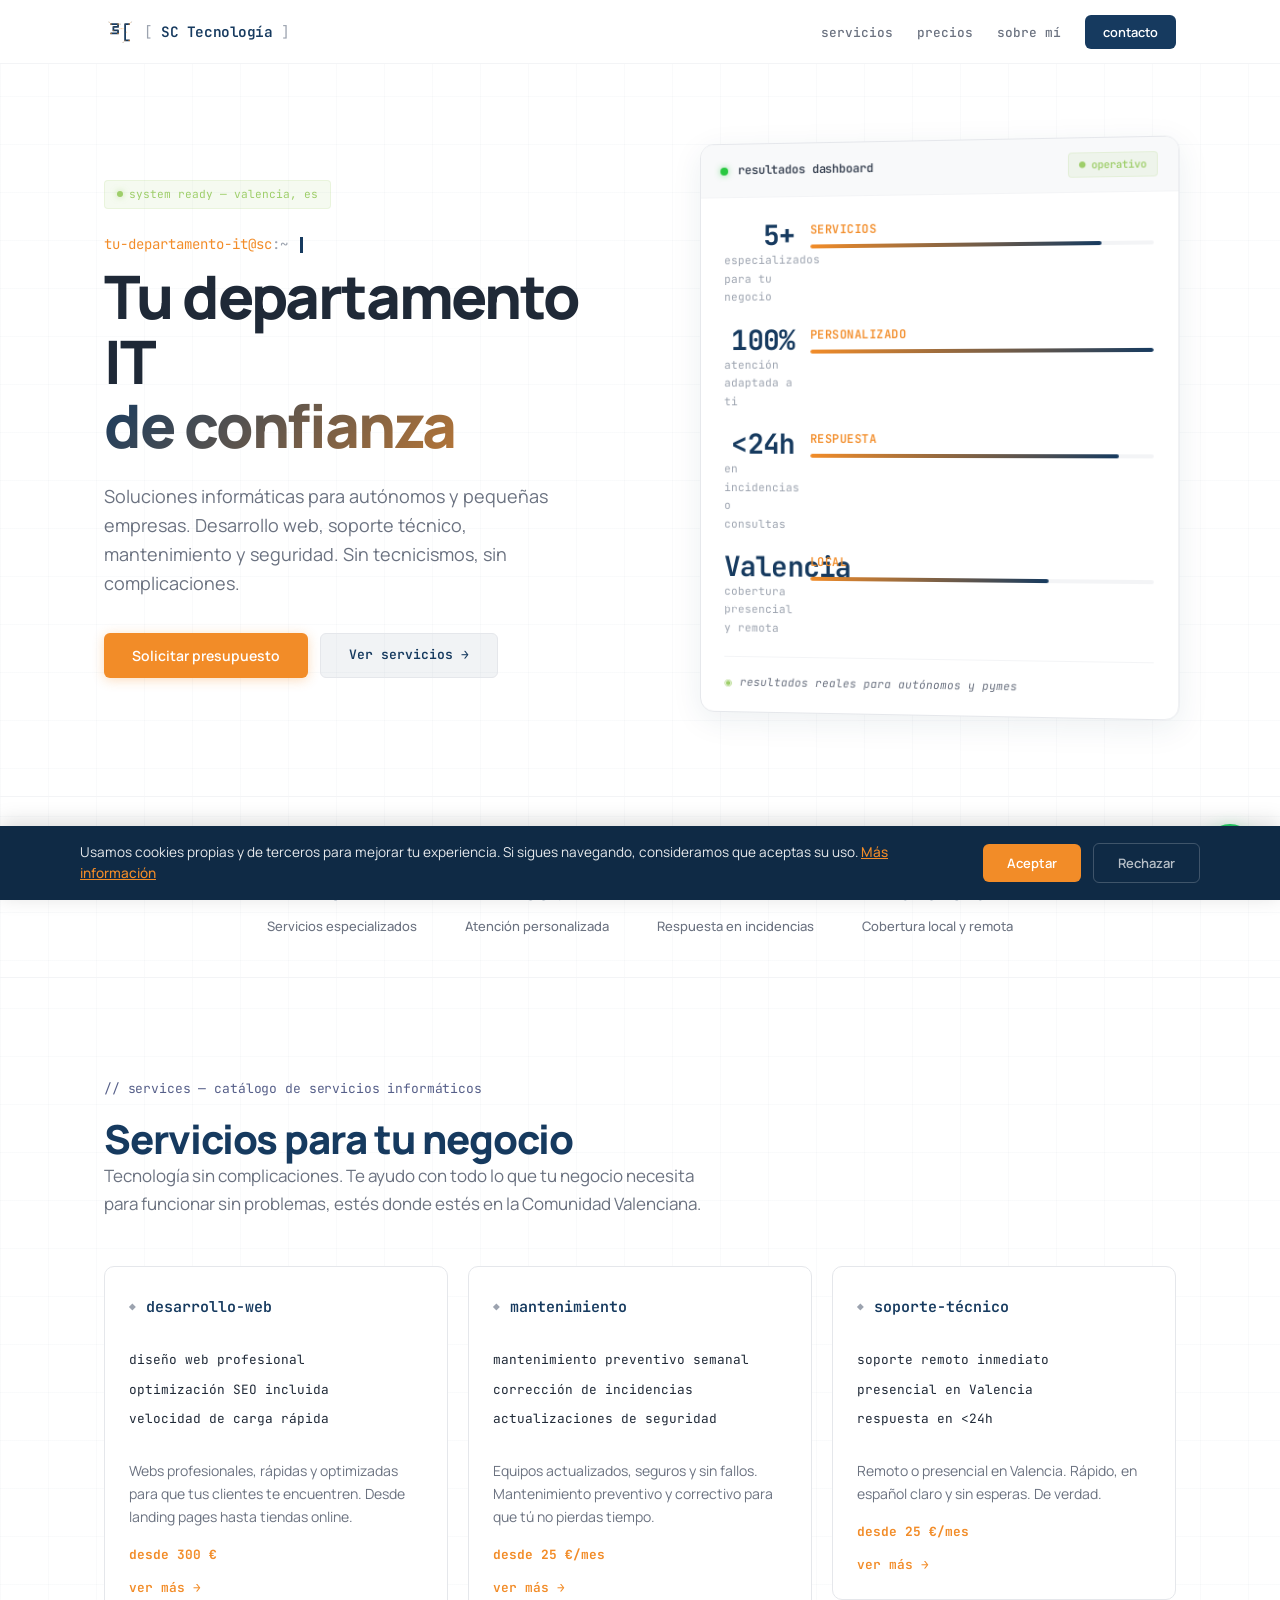
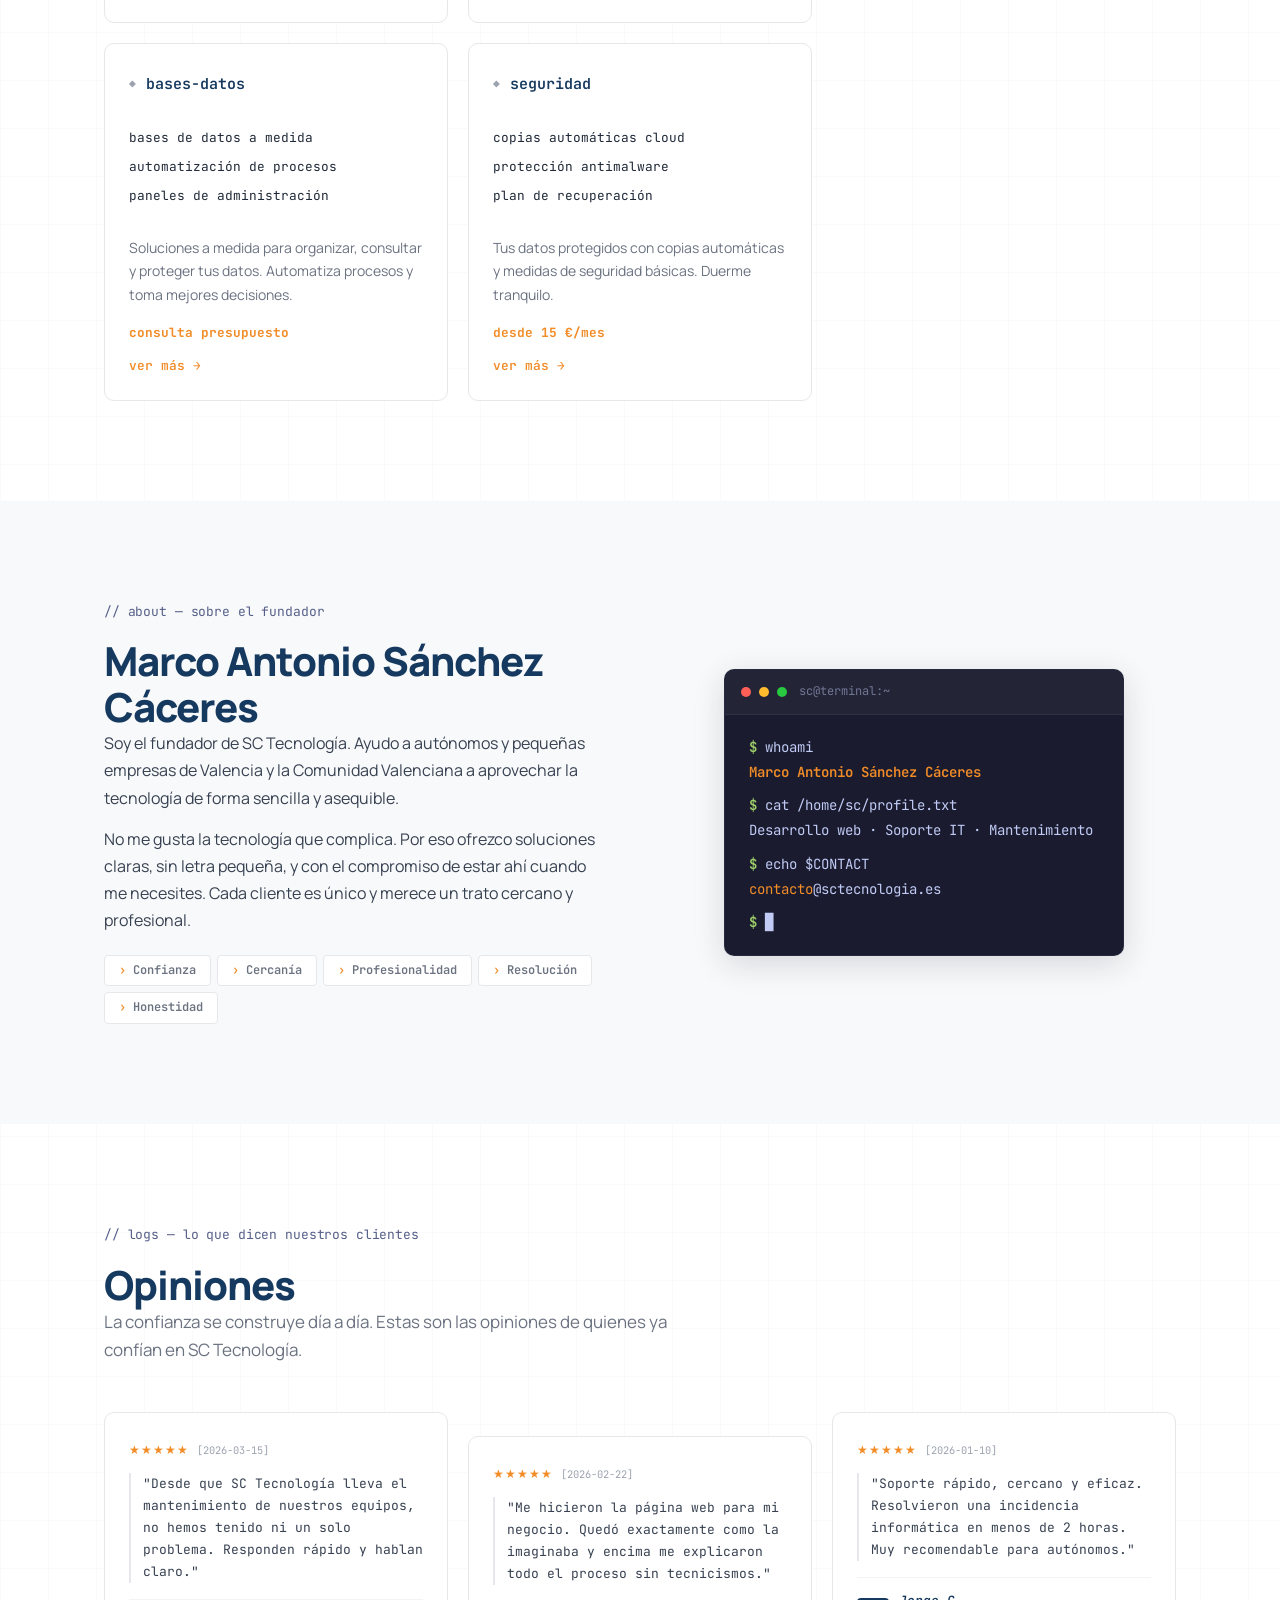
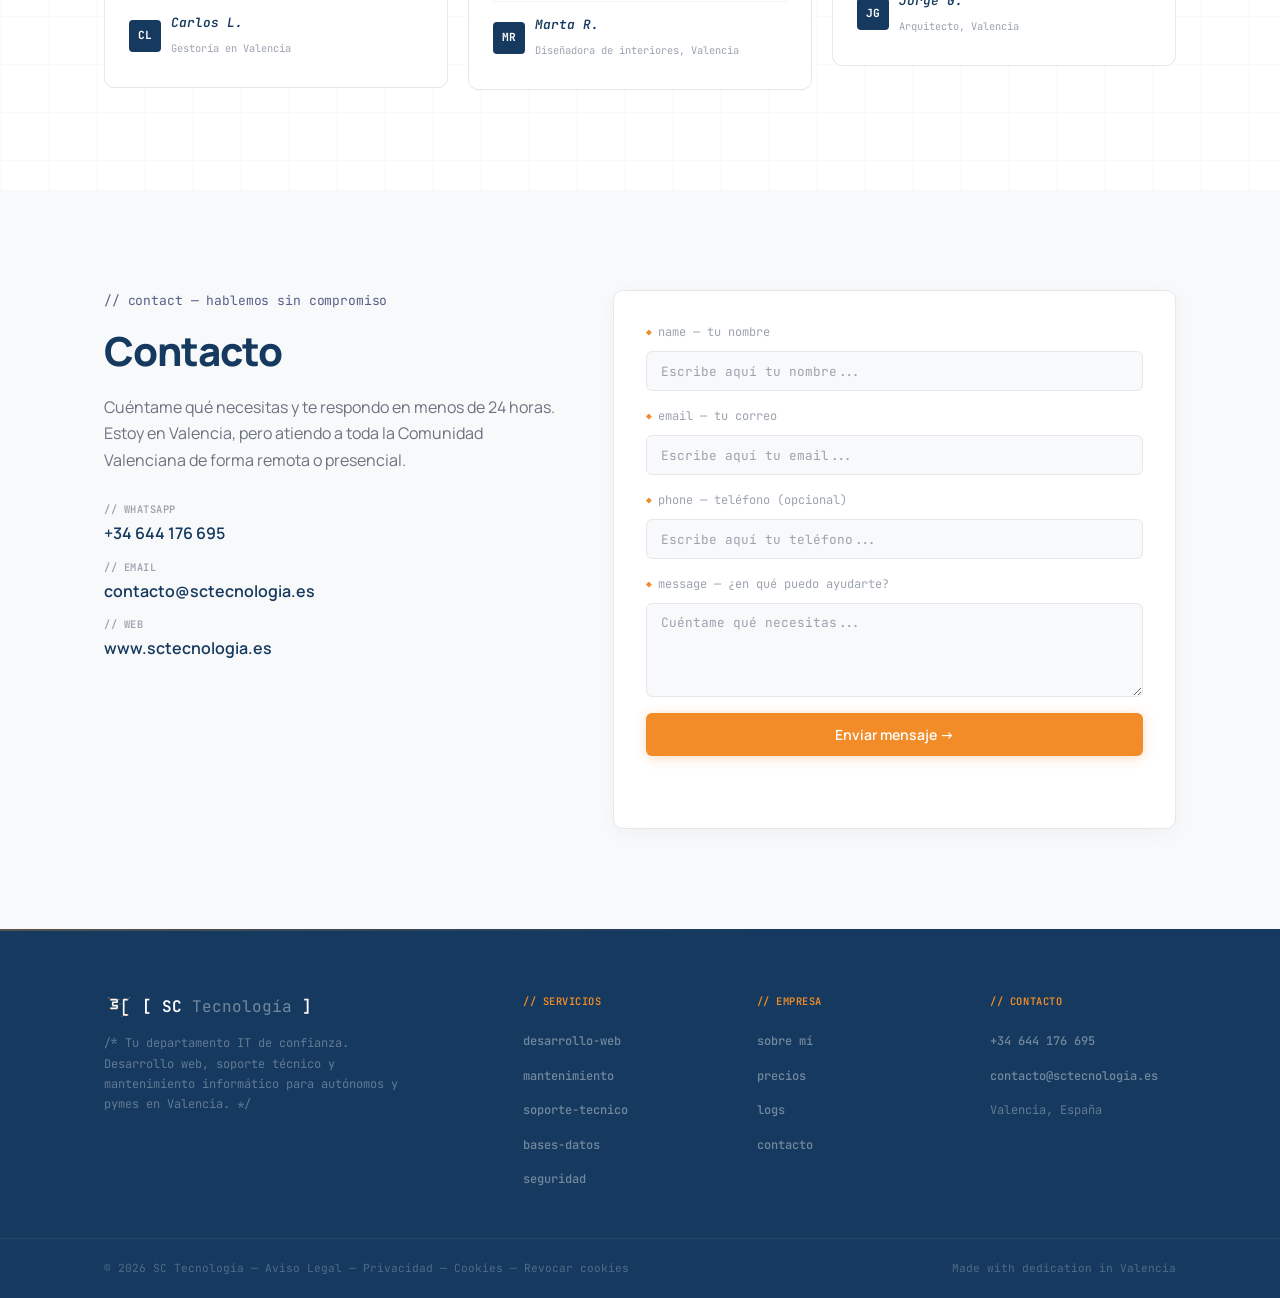
<file: index.html>
<!DOCTYPE html>
<html lang="es">
<head>
  <meta charset="UTF-8">
  <meta name="viewport" content="width=device-width, initial-scale=1.0">
  <title>SC Tecnología | Tu departamento IT de confianza en Valencia</title>
  <meta name="description" content="SC Tecnología: servicios informáticos para autónomos y pymes en Valencia. Desarrollo web, soporte técnico, mantenimiento informático y seguridad. Tu departamento IT de confianza.">
  <link rel="canonical" href="https://www.sctecnologia.es">

  <meta property="og:title" content="SC Tecnología — Tu departamento IT de confianza">
  <meta property="og:description" content="Servicios informáticos para autónomos y pymes en Valencia. Desarrollo web, soporte técnico, mantenimiento y seguridad.">
  <meta property="og:url" content="https://www.sctecnologia.es">
  <meta property="og:type" content="website">
  <meta property="og:locale" content="es_ES">
  <meta property="og:image" content="https://www.sctecnologia.es/img/og-image.png">
  <meta property="og:image:width" content="1200">
  <meta property="og:image:height" content="630">
  <meta property="og:image:alt" content="SC Tecnología — Tu departamento IT de confianza">

  <meta name="twitter:card" content="summary_large_image">
  <meta name="twitter:title" content="SC Tecnología — Tu departamento IT de confianza">
  <meta name="twitter:description" content="Servicios informáticos para autónomos y pymes en Valencia. Desarrollo web, soporte técnico, mantenimiento y seguridad.">
  <meta name="twitter:image" content="https://www.sctecnologia.es/img/og-image.png">

  <link rel="preconnect" href="https://fonts.googleapis.com">
  <link rel="preconnect" href="https://fonts.gstatic.com" crossorigin>
  <link href="https://fonts.googleapis.com/css2?family=JetBrains+Mono:wght@400;500;600;700&family=Manrope:wght@400;500;600;700;800&display=swap" rel="stylesheet">
  <link rel="icon" type="image/svg+xml" href="img/logo-icon.svg">
  <link rel="apple-touch-icon" href="img/logo-icon.svg">
  <link rel="stylesheet" href="styles.css">

  <script type="application/ld+json">
  {
    "@context": "https://schema.org",
    "@type": "LocalBusiness",
    "name": "SC Tecnología",
    "alternateName": "SC Tecnología — Tu departamento IT de confianza",
    "description": "Soluciones informáticas para autónomos y pequeñas empresas: desarrollo web, mantenimiento informático, soporte técnico, bases de datos y seguridad.",
    "url": "https://www.sctecnologia.es",
    "telephone": "+34644176695",
    "email": "contacto@sctecnologia.es",
    "image": "https://www.sctecnologia.es/img/logo.svg",
    "priceRange": "€€",
    "foundingDate": "2026",
    "founder": {
      "@type": "Person",
      "name": "Marco Antonio Sánchez Cáceres",
      "jobTitle": "Desarrollador web y consultor IT",
      "description": "Ayudo a autónomos y pequeñas empresas a aprovechar la tecnología de forma sencilla y asequible."
    },
    "address": {
      "@type": "PostalAddress",
      "addressLocality": "Valencia",
      "addressRegion": "Comunidad Valenciana",
      "addressCountry": "ES"
    },
    "areaServed": [
      { "@type": "City", "name": "Valencia" },
      { "@type": "State", "name": "Comunidad Valenciana" },
      { "@type": "Country", "name": "ES" }
    ],
    "contactPoint": [
      { "@type": "ContactPoint", "telephone": "+34644176695", "contactType": "customer service", "availableLanguage": ["Español"], "url": "https://wa.me/34644176695" },
      { "@type": "ContactPoint", "email": "contacto@sctecnologia.es", "contactType": "sales", "availableLanguage": ["Español"] }
    ],
    "hasOfferCatalog": {
      "@type": "OfferCatalog", "name": "Servicios informáticos",
      "itemListElement": [
        { "@type": "Offer", "itemOffered": { "@type": "Service", "name": "Desarrollo web", "description": "Webs profesionales, rápidas y a medida para autónomos y pymes.", "url": "https://www.sctecnologia.es/servicios/desarrollo-web/" } },
        { "@type": "Offer", "itemOffered": { "@type": "Service", "name": "Mantenimiento informático", "description": "Equipos actualizados, seguros y sin fallos. Mantenimiento preventivo y correctivo.", "url": "https://www.sctecnologia.es/servicios/mantenimiento-informatico/" } },
        { "@type": "Offer", "itemOffered": { "@type": "Service", "name": "Soporte técnico", "description": "Remoto o presencial en Valencia. Rápido, cercano y sin tecnicismos.", "url": "https://www.sctecnologia.es/servicios/soporte-tecnico/" } },
        { "@type": "Offer", "itemOffered": { "@type": "Service", "name": "Bases de datos y aplicaciones web", "description": "Soluciones a medida para gestionar tus datos de forma eficiente.", "url": "https://www.sctecnologia.es/servicios/bases-datos-aplicaciones/" } },
        { "@type": "Offer", "itemOffered": { "@type": "Service", "name": "Seguridad y copias de seguridad", "description": "Tus datos protegidos con copias automáticas y seguridad informática básica.", "url": "https://www.sctecnologia.es/servicios/seguridad-copias-seguridad/" } }
      ]
    },
    "sameAs": [ "https://wa.me/34644176695" ]
  }
  </script>
</head>
<body>

  <header class="header" role="banner">
    <div class="container header-inner">
      <a href="." class="logo" aria-label="SC Tecnología — Ir al inicio">
        <img src="img/logo-icon.svg" alt="" class="logo-img" aria-hidden="true">
        <span class="logo-text"><span class="logo-bracket">[</span> SC Tecnología <span class="logo-bracket">]</span></span>
      </a>
      <nav class="nav" id="nav" role="navigation" aria-label="Navegación principal">
        <ul class="nav-list">
          <li><a href="#servicios" class="nav-link">servicios</a></li>
          <li><a href="precios/" class="nav-link">precios</a></li>
          <li><a href="#sobre-mi" class="nav-link">sobre mí</a></li>
          <li><a href="#contacto" class="nav-link nav-cta">contacto</a></li>
        </ul>
      </nav>
      <button class="menu-toggle" id="menuToggle" aria-label="Abrir menú" aria-expanded="false">
        <span></span><span></span><span></span>
      </button>
    </div>
  </header>

  <main>
    <section class="hero" aria-labelledby="hero-title">
      <div class="container hero-inner">
        <div class="hero-content">
          <span class="hero-badge">system ready — valencia, es</span>
          <p class="hero-prompt"><span class="hero-prompt-path">tu-departamento-it@sc</span>:~ <span class="hero-cursor"></span></p>
          <h1 class="hero-title" id="hero-title">
            <span class="hero-line">Tu departamento IT</span>
            <span class="hero-line hero-line--accent">de confianza</span>
          </h1>
          <p class="hero-subtitle">Soluciones informáticas para autónomos y pequeñas empresas. Desarrollo web, soporte técnico, mantenimiento y seguridad. Sin tecnicismos, sin complicaciones.</p>
          <div class="hero-actions">
            <a href="#contacto" class="btn btn-primary">Solicitar presupuesto</a>
            <a href="#servicios" class="btn btn-code">Ver servicios →</a>
          </div>
        </div>
        <div class="hero-dashboard" aria-hidden="true">
          <div class="dash-header">
            <span class="dash-dot dash-dot--green"></span>
            <span class="dash-label">resultados dashboard</span>
            <span class="dash-badge">● operativo</span>
          </div>
          <div class="dash-body">
            <div class="dash-metrics">
              <div class="dash-metric">
                <span class="dash-number">5+</span>
                <span class="dash-unit">servicios</span>
                <div class="dash-bar">
                  <span class="dash-bar-fill" style="width:85%"></span>
                </div>
                <span class="dash-desc">especializados para tu negocio</span>
              </div>
              <div class="dash-metric">
                <span class="dash-number">100%</span>
                <span class="dash-unit">personalizado</span>
                <div class="dash-bar">
                  <span class="dash-bar-fill" style="width:100%"></span>
                </div>
                <span class="dash-desc">atención adaptada a ti</span>
              </div>
              <div class="dash-metric">
                <span class="dash-number">&lt;24h</span>
                <span class="dash-unit">respuesta</span>
                <div class="dash-bar">
                  <span class="dash-bar-fill" style="width:90%"></span>
                </div>
                <span class="dash-desc">en incidencias o consultas</span>
              </div>
              <div class="dash-metric">
                <span class="dash-number">Valencia</span>
                <span class="dash-unit">local</span>
                <div class="dash-bar">
                  <span class="dash-bar-fill" style="width:70%"></span>
                </div>
                <span class="dash-desc">cobertura presencial y remota</span>
              </div>
            </div>
            <div class="dash-footer">
              <span class="dash-footer-icon">◉</span>
              <span class="dash-footer-text">resultados reales para autónomos y pymes</span>
            </div>
          </div>
        </div>
      </div>
    </section>

    <section class="trusted" aria-label="Estadísticas de SC Tecnología">
      <div class="container">
        <p class="trusted-label">system status</p>
        <div class="trusted-grid">
          <div class="trusted-item">
            <span class="trusted-number">5+</span>
            <span class="trusted-text">Servicios especializados</span>
          </div>
          <div class="trusted-item">
            <span class="trusted-number">100%</span>
            <span class="trusted-text">Atención personalizada</span>
          </div>
          <div class="trusted-item">
            <span class="trusted-number">&lt;24h</span>
            <span class="trusted-text">Respuesta en incidencias</span>
          </div>
          <div class="trusted-item">
            <span class="trusted-number">Valencia</span>
            <span class="trusted-text">Cobertura local y remota</span>
          </div>
        </div>
      </div>
    </section>

    <section class="services" id="servicios" aria-labelledby="services-title">
      <div class="container">
        <div class="section-header">
          <span class="code-comment">services — catálogo de servicios informáticos</span>
          <h2 class="section-title" id="services-title">Servicios para tu negocio</h2>
          <p class="section-desc">Tecnología sin complicaciones. Te ayudo con todo lo que tu negocio necesita para funcionar sin problemas, estés donde estés en la Comunidad Valenciana.</p>
        </div>
        <div class="services-grid">

          <article class="service-card">
            <div class="service-header">
              <span class="service-prompt">◆</span>
              <h3 class="service-title">desarrollo-web</h3>
            </div>
            <ul class="service-features">
              <li>diseño web profesional</li>
              <li>optimización SEO incluida</li>
              <li>velocidad de carga rápida</li>
            </ul>
            <p class="service-desc">Webs profesionales, rápidas y optimizadas para que tus clientes te encuentren. Desde landing pages hasta tiendas online.</p>
            <p class="service-price">desde 300 €</p>
            <a href="servicios/desarrollo-web/" class="service-link">ver más →</a>
          </article>

          <article class="service-card">
            <div class="service-header">
              <span class="service-prompt">◆</span>
              <h3 class="service-title">mantenimiento</h3>
            </div>
            <ul class="service-features">
              <li>mantenimiento preventivo semanal</li>
              <li>corrección de incidencias</li>
              <li>actualizaciones de seguridad</li>
            </ul>
            <p class="service-desc">Equipos actualizados, seguros y sin fallos. Mantenimiento preventivo y correctivo para que tú no pierdas tiempo.</p>
            <p class="service-price">desde 25 €/mes</p>
            <a href="servicios/mantenimiento-informatico/" class="service-link">ver más →</a>
          </article>

          <article class="service-card">
            <div class="service-header">
              <span class="service-prompt">◆</span>
              <h3 class="service-title">soporte-técnico</h3>
            </div>
            <ul class="service-features">
              <li>soporte remoto inmediato</li>
              <li>presencial en Valencia</li>
              <li>respuesta en &lt;24h</li>
            </ul>
            <p class="service-desc">Remoto o presencial en Valencia. Rápido, en español claro y sin esperas. De verdad.</p>
            <p class="service-price">desde 25 €/mes</p>
            <a href="servicios/soporte-tecnico/" class="service-link">ver más →</a>
          </article>

          <article class="service-card">
            <div class="service-header">
              <span class="service-prompt">◆</span>
              <h3 class="service-title">bases-datos</h3>
            </div>
            <ul class="service-features">
              <li>bases de datos a medida</li>
              <li>automatización de procesos</li>
              <li>paneles de administración</li>
            </ul>
            <p class="service-desc">Soluciones a medida para organizar, consultar y proteger tus datos. Automatiza procesos y toma mejores decisiones.</p>
            <p class="service-price">consulta presupuesto</p>
            <a href="servicios/bases-datos-aplicaciones/" class="service-link">ver más →</a>
          </article>

          <article class="service-card">
            <div class="service-header">
              <span class="service-prompt">◆</span>
              <h3 class="service-title">seguridad</h3>
            </div>
            <ul class="service-features">
              <li>copias automáticas cloud</li>
              <li>protección antimalware</li>
              <li>plan de recuperación</li>
            </ul>
            <p class="service-desc">Tus datos protegidos con copias automáticas y medidas de seguridad básicas. Duerme tranquilo.</p>
            <p class="service-price">desde 15 €/mes</p>
            <a href="servicios/seguridad-copias-seguridad/" class="service-link">ver más →</a>
          </article>

        </div>
      </div>
    </section>

    <section class="about" id="sobre-mi" aria-labelledby="about-title">
      <div class="container about-inner">
        <div class="about-content">
          <span class="code-comment">about — sobre el fundador</span>
          <h2 class="section-title" id="about-title">Marco Antonio Sánchez Cáceres</h2>
          <p class="about-text">
            Soy el fundador de SC Tecnología. Ayudo a autónomos y pequeñas empresas de Valencia y la Comunidad Valenciana a aprovechar la tecnología de forma sencilla y asequible.
          </p>
          <p class="about-text">
            No me gusta la tecnología que complica. Por eso ofrezco soluciones claras, sin letra pequeña, y con el compromiso de estar ahí cuando me necesites. Cada cliente es único y merece un trato cercano y profesional.
          </p>
          <ul class="about-values">
            <li>Confianza</li>
            <li>Cercanía</li>
            <li>Profesionalidad</li>
            <li>Resolución</li>
            <li>Honestidad</li>
          </ul>
        </div>
        <div class="about-terminal terminal-window" aria-hidden="true">
          <div class="terminal-header">
            <span class="terminal-dot terminal-dot--red"></span>
            <span class="terminal-dot terminal-dot--yellow"></span>
            <span class="terminal-dot terminal-dot--green"></span>
            <span class="terminal-title">sc@terminal:~</span>
          </div>
          <div class="terminal-body">
            <span class="terminal-line terminal-line--prompt">whoami</span>
            <span class="terminal-line terminal-line--highlight">Marco Antonio Sánchez Cáceres</span>
            <span class="terminal-line" style="margin-top:8px;"></span>
            <span class="terminal-line terminal-line--prompt">cat /home/sc/profile.txt</span>
            <span class="terminal-line">Desarrollo web · Soporte IT · Mantenimiento</span>
            <span class="terminal-line" style="margin-top:8px;"></span>
            <span class="terminal-line terminal-line--prompt">echo $CONTACT</span>
            <span class="terminal-line"><span style="color:var(--color-accent)">contacto</span>@sctecnologia.es</span>
            <span class="terminal-line" style="margin-top:8px;"></span>
            <span class="terminal-line terminal-line--prompt"><span class="terminal-cursor"></span></span>
          </div>
        </div>
      </div>
    </section>

    <section class="testimonios" id="testimonios" aria-labelledby="testimonios-title">
      <div class="container">
        <div class="section-header">
          <span class="code-comment">logs — lo que dicen nuestros clientes</span>
          <h2 class="section-title" id="testimonios-title">Opiniones</h2>
          <p class="section-desc">La confianza se construye día a día. Estas son las opiniones de quienes ya confían en SC Tecnología.</p>
        </div>
        <div class="testimonios-grid">
          <blockquote class="testimonio-card">
            <div class="testimonio-meta">
              <span class="testimonio-stars">★★★★★</span>
              <span class="testimonio-timestamp">[2026-03-15]</span>
            </div>
            <p class="testimonio-text">"Desde que SC Tecnología lleva el mantenimiento de nuestros equipos, no hemos tenido ni un solo problema. Responden rápido y hablan claro."</p>
            <footer class="testimonio-author">
              <div class="testimonio-avatar">CL</div>
              <div>
                <cite class="testimonio-name">Carlos L.</cite>
                <span class="testimonio-business">Gestoría en Valencia</span>
              </div>
            </footer>
          </blockquote>
          <blockquote class="testimonio-card">
            <div class="testimonio-meta">
              <span class="testimonio-stars">★★★★★</span>
              <span class="testimonio-timestamp">[2026-02-22]</span>
            </div>
            <p class="testimonio-text">"Me hicieron la página web para mi negocio. Quedó exactamente como la imaginaba y encima me explicaron todo el proceso sin tecnicismos."</p>
            <footer class="testimonio-author">
              <div class="testimonio-avatar">MR</div>
              <div>
                <cite class="testimonio-name">Marta R.</cite>
                <span class="testimonio-business">Diseñadora de interiores, Valencia</span>
              </div>
            </footer>
          </blockquote>
          <blockquote class="testimonio-card">
            <div class="testimonio-meta">
              <span class="testimonio-stars">★★★★★</span>
              <span class="testimonio-timestamp">[2026-01-10]</span>
            </div>
            <p class="testimonio-text">"Soporte rápido, cercano y eficaz. Resolvieron una incidencia informática en menos de 2 horas. Muy recomendable para autónomos."</p>
            <footer class="testimonio-author">
              <div class="testimonio-avatar">JG</div>
              <div>
                <cite class="testimonio-name">Jorge G.</cite>
                <span class="testimonio-business">Arquitecto, Valencia</span>
              </div>
            </footer>
          </blockquote>
        </div>
      </div>
    </section>

    <script type="application/ld+json">
    {
      "@context": "https://schema.org",
      "@type": "ItemList",
      "itemListElement": [
        {
          "@type": "Review",
          "position": 1,
          "author": { "@type": "Person", "name": "Carlos L." },
          "reviewRating": { "@type": "Rating", "ratingValue": "5", "bestRating": "5" },
          "reviewBody": "Desde que SC Tecnología lleva el mantenimiento de nuestros equipos, no hemos tenido ni un solo problema. Responden rápido y hablan claro.",
          "datePublished": "2026-03-15",
          "itemReviewed": {
            "@type": "LocalBusiness",
            "name": "SC Tecnología",
            "address": { "@type": "PostalAddress", "addressLocality": "Valencia" }
          }
        },
        {
          "@type": "Review",
          "position": 2,
          "author": { "@type": "Person", "name": "Marta R." },
          "reviewRating": { "@type": "Rating", "ratingValue": "5", "bestRating": "5" },
          "reviewBody": "Me hicieron la página web para mi negocio. Quedó exactamente como la imaginaba y encima me explicaron todo el proceso sin tecnicismos.",
          "datePublished": "2026-02-22",
          "itemReviewed": {
            "@type": "LocalBusiness",
            "name": "SC Tecnología",
            "address": { "@type": "PostalAddress", "addressLocality": "Valencia" }
          }
        },
        {
          "@type": "Review",
          "position": 3,
          "author": { "@type": "Person", "name": "Jorge G." },
          "reviewRating": { "@type": "Rating", "ratingValue": "5", "bestRating": "5" },
          "reviewBody": "Soporte rápido, cercano y eficaz. Resolvieron una incidencia informática en menos de 2 horas. Muy recomendable para autónomos.",
          "datePublished": "2026-01-10",
          "itemReviewed": {
            "@type": "LocalBusiness",
            "name": "SC Tecnología",
            "address": { "@type": "PostalAddress", "addressLocality": "Valencia" }
          }
        }
      ]
    }
    </script>

    <section class="contact" id="contacto" aria-labelledby="contact-title">
      <div class="container contact-inner">
        <div class="contact-info">
          <span class="code-comment">contact — hablemos sin compromiso</span>
          <h2 class="section-title" id="contact-title">Contacto</h2>
          <p class="contact-desc">Cuéntame qué necesitas y te respondo en menos de 24 horas. Estoy en Valencia, pero atiendo a toda la Comunidad Valenciana de forma remota o presencial.</p>
          <div class="contact-details">
            <div class="contact-detail-item">
              <strong>// whatsapp</strong>
              <a href="https://wa.me/34644176695" target="_blank" rel="noopener">+34 644 176 695</a>
            </div>
            <div class="contact-detail-item">
              <strong>// email</strong>
              <a href="mailto:contacto@sctecnologia.es">contacto@sctecnologia.es</a>
            </div>
            <div class="contact-detail-item">
              <strong>// web</strong>
              <a href="https://www.sctecnologia.es">www.sctecnologia.es</a>
            </div>
          </div>
        </div>
        <form class="contact-form" id="contactForm" aria-label="Formulario de contacto">
          <div class="form-group">
            <label for="name" class="form-label-code">name — tu nombre</label>
            <input type="text" id="name" name="name" required placeholder="Escribe aquí tu nombre..." autocomplete="name">
          </div>
          <div class="form-group">
            <label for="email" class="form-label-code">email — tu correo</label>
            <input type="email" id="email" name="email" required placeholder="Escribe aquí tu email..." autocomplete="email">
          </div>
          <div class="form-group">
            <label for="phone" class="form-label-code">phone — teléfono (opcional)</label>
            <input type="tel" id="phone" name="phone" placeholder="Escribe aquí tu teléfono..." autocomplete="tel">
          </div>
          <div class="form-group">
            <label for="message" class="form-label-code">message — ¿en qué puedo ayudarte?</label>
            <textarea id="message" name="message" rows="4" required placeholder="Cuéntame qué necesitas..."></textarea>
          </div>
          <button type="submit" class="btn btn-primary btn-block">Enviar mensaje →</button>
          <p class="form-feedback" id="formFeedback" aria-live="polite"></p>
        </form>
      </div>
    </section>
  </main>

  <footer class="footer" role="contentinfo">
    <div class="container">
      <div class="footer-grid">
        <div class="footer-brand">
          <a href="." class="footer-logo">
            <img src="img/logo-icon-white.svg" alt="SC Tecnología" class="footer-logo-img">
            <span>[ SC <span class="footer-logo-light">Tecnología</span> ]</span>
          </a>
          <p class="footer-desc">/* Tu departamento IT de confianza. Desarrollo web, soporte técnico y mantenimiento informático para autónomos y pymes en Valencia. */</p>
        </div>
        <div class="footer-links">
          <h4 class="footer-heading">// servicios</h4>
          <ul>
            <li><a href="servicios/desarrollo-web/">desarrollo-web</a></li>
            <li><a href="servicios/mantenimiento-informatico/">mantenimiento</a></li>
            <li><a href="servicios/soporte-tecnico/">soporte-tecnico</a></li>
            <li><a href="servicios/bases-datos-aplicaciones/">bases-datos</a></li>
            <li><a href="servicios/seguridad-copias-seguridad/">seguridad</a></li>
          </ul>
        </div>
        <div class="footer-links">
          <h4 class="footer-heading">// empresa</h4>
          <ul>
            <li><a href="#sobre-mi">sobre mí</a></li>
            <li><a href="precios/">precios</a></li>
            <li><a href="#testimonios">logs</a></li>
            <li><a href="#contacto">contacto</a></li>
          </ul>
        </div>
        <div class="footer-contact">
          <h4 class="footer-heading">// contacto</h4>
          <ul>
            <li><a href="https://wa.me/34644176695" target="_blank" rel="noopener">+34 644 176 695</a></li>
            <li><a href="mailto:contacto@sctecnologia.es">contacto@sctecnologia.es</a></li>
            <li><span>Valencia, España</span></li>
          </ul>
        </div>
      </div>
    </div>
    <div class="footer-bottom">
      <div class="container footer-bottom-inner">
        <p>© 2026 SC Tecnología — <a href="aviso-legal/">Aviso Legal</a> — <a href="privacidad/">Privacidad</a> — <a href="cookies/">Cookies</a> — <a href="#" onclick="revocarConsentimiento(); return false;">Revocar cookies</a></p>
        <p class="footer-made">Made with dedication in Valencia</p>
      </div>
    </div>
  </footer>

  <a href="https://wa.me/34644176695" target="_blank" rel="noopener" class="whatsapp-float" aria-label="Abrir WhatsApp">
    <svg viewBox="0 0 24 24" fill="currentColor"><path d="M17.472 14.382c-.297-.149-1.758-.867-2.03-.967-.273-.099-.471-.148-.67.15-.197.297-.767.966-.94 1.164-.173.199-.347.223-.644.075-.297-.15-1.255-.463-2.39-1.475-.883-.788-1.48-1.761-1.653-2.059-.173-.297-.018-.458.13-.606.134-.133.298-.347.446-.52.149-.174.198-.298.298-.497.099-.198.05-.371-.025-.52-.075-.149-.669-1.612-.916-2.207-.242-.579-.487-.5-.669-.51-.173-.008-.371-.01-.57-.01-.198 0-.52.074-.792.372-.272.297-1.04 1.016-1.04 2.479 0 1.462 1.065 2.875 1.213 3.074.149.198 2.096 3.2 5.077 4.487.709.306 1.262.489 1.694.625.712.227 1.36.195 1.871.118.571-.085 1.758-.719 2.006-1.413.248-.694.248-1.289.173-1.413-.074-.124-.272-.198-.57-.347m-5.421 7.403h-.004a9.87 9.87 0 01-5.031-1.378l-.361-.214-3.741.982.998-3.648-.235-.374a9.86 9.86 0 01-1.51-5.26c.001-5.45 4.436-9.884 9.888-9.884 2.64 0 5.122 1.03 6.988 2.898a9.825 9.825 0 012.893 6.994c-.003 5.45-4.437 9.884-9.885 9.884m8.413-18.297A11.815 11.815 0 0012.05 0C5.495 0 .16 5.335.157 11.892c0 2.096.547 4.142 1.588 5.945L.057 24l6.305-1.654a11.882 11.882 0 005.683 1.448h.005c6.554 0 11.89-5.335 11.893-11.893a11.821 11.821 0 00-3.48-8.413z"/></svg>
  </a>

  <aside class="cookie-banner" id="cookieBanner" role="dialog" aria-label="Aviso de cookies">
    <div class="cookie-banner-inner">
      <p>Usamos cookies propias y de terceros para mejorar tu experiencia. Si sigues navegando, consideramos que aceptas su uso. <a href="cookies/" target="_blank">Más información</a></p>
      <div class="cookie-banner-actions">
        <button class="cookie-btn cookie-btn-accept" id="cookieAccept">Aceptar</button>
        <button class="cookie-btn cookie-btn-reject" id="cookieReject">Rechazar</button>
      </div>
    </div>
  </aside>

  <script src="script.js"></script>
</body>
</html>
</file>
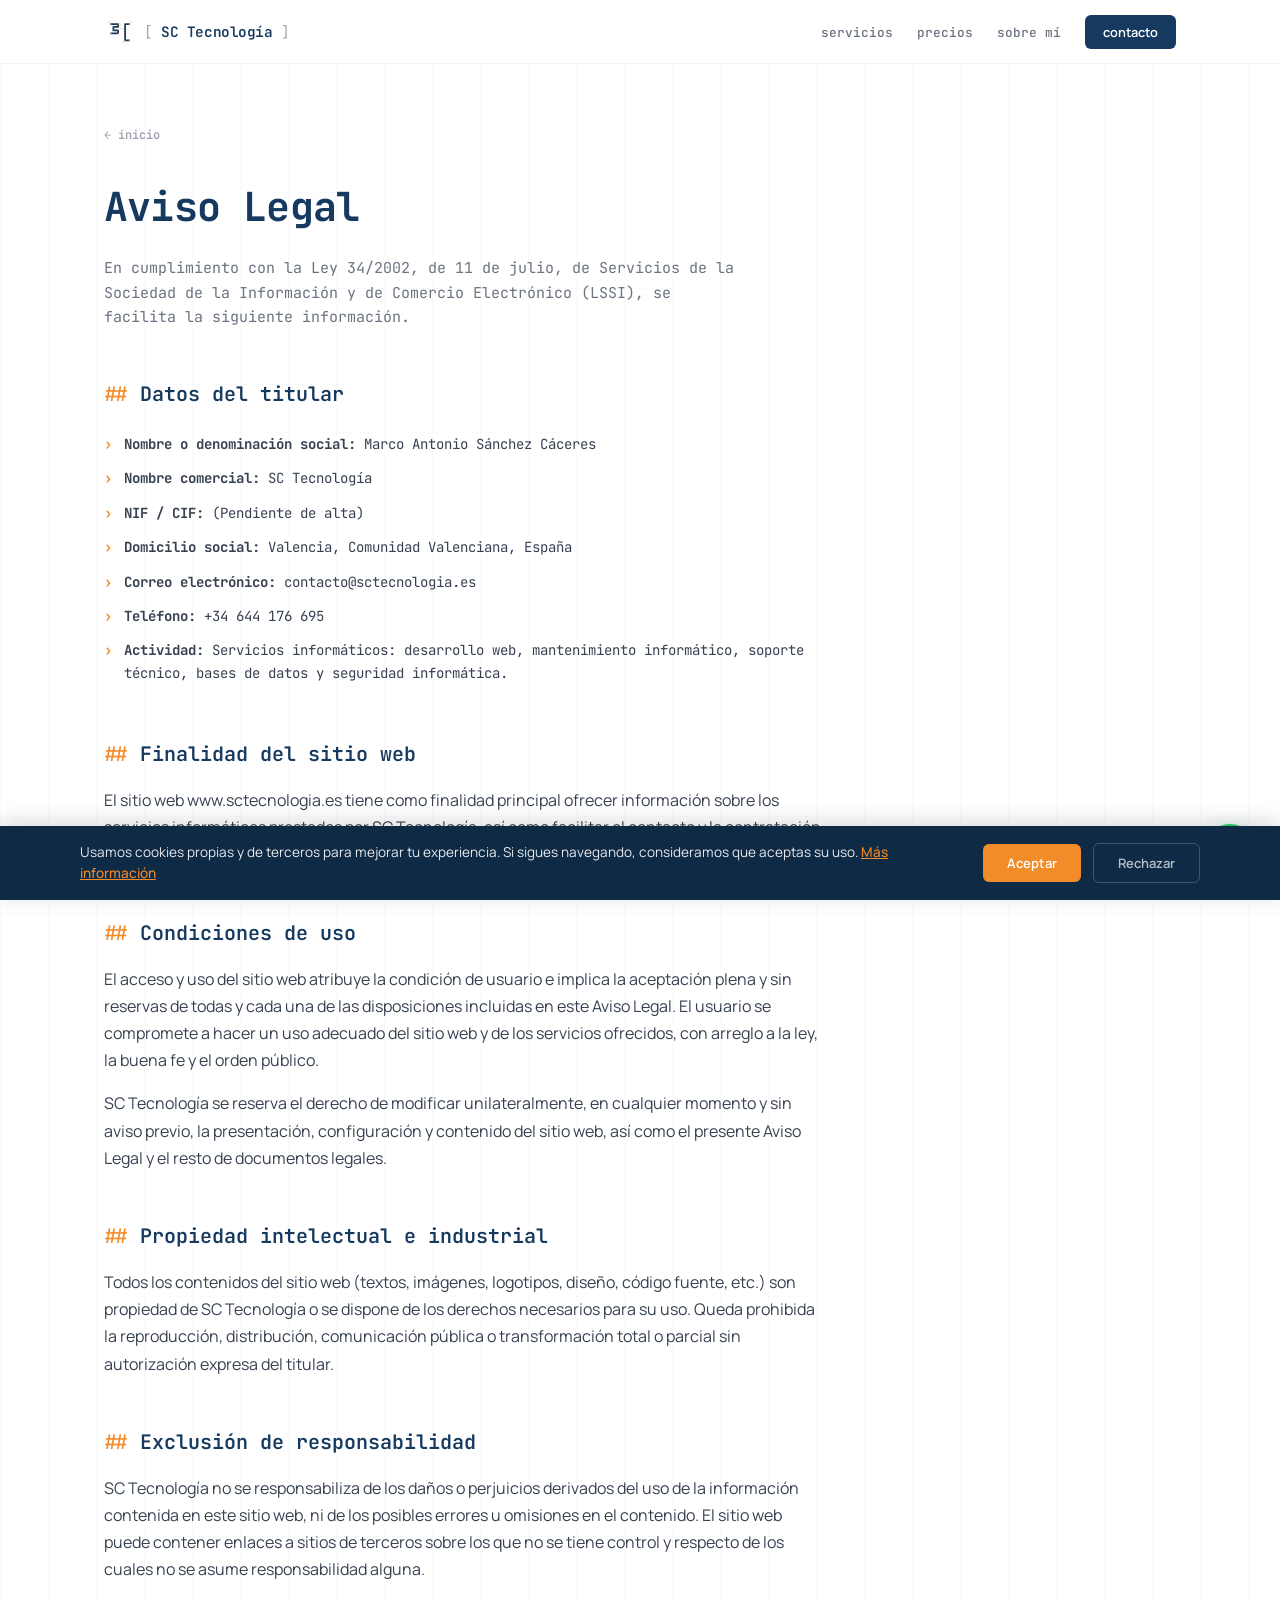
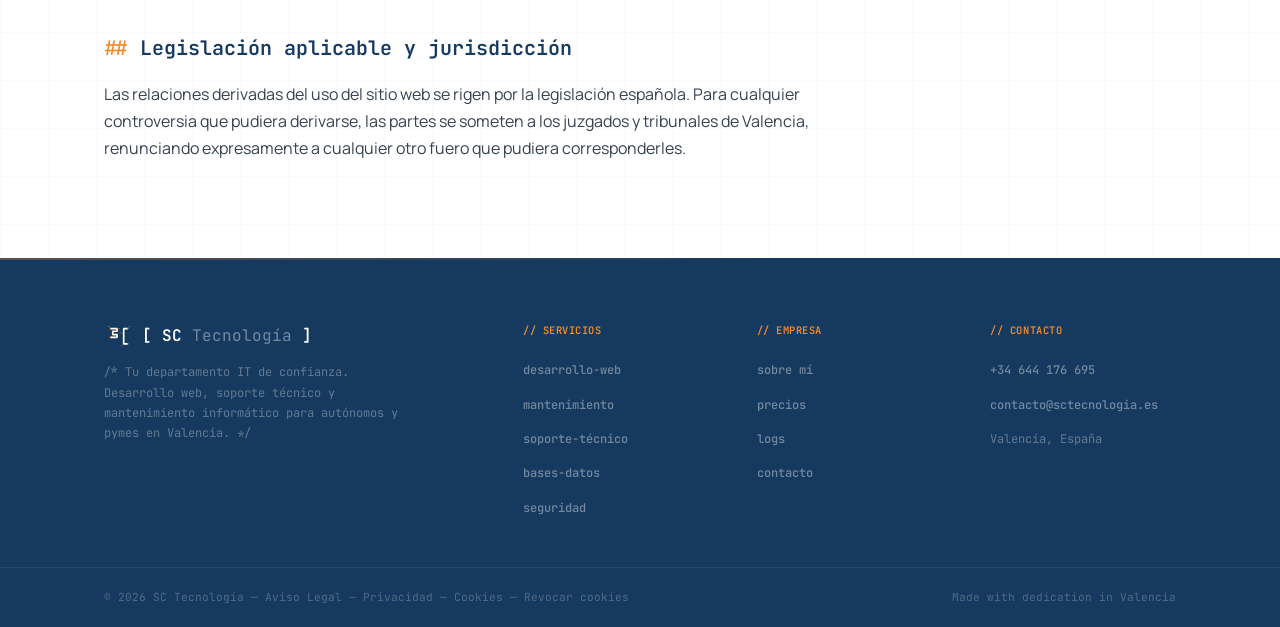
<file: aviso-legal/index.html>
<!DOCTYPE html>
<html lang="es">
<head>
  <meta charset="UTF-8">
  <meta name="viewport" content="width=device-width, initial-scale=1.0">
  <title>Aviso Legal | SC Tecnología</title>
  <meta name="description" content="Aviso Legal de SC Tecnología. Información sobre el titular del sitio, condiciones de uso y propiedad intelectual.">
  <link rel="canonical" href="https://www.sctecnologia.es/aviso-legal/">
  <meta property="og:title" content="Aviso Legal | SC Tecnología">
  <meta property="og:description" content="Aviso Legal de SC Tecnología. Información sobre el titular del sitio y condiciones de uso.">
  <meta property="og:url" content="https://www.sctecnologia.es/aviso-legal/">
  <meta property="og:type" content="website">
  <meta property="og:locale" content="es_ES">
  <meta property="og:image" content="https://www.sctecnologia.es/img/og-image.png">
  <meta property="og:image:width" content="1200">
  <meta property="og:image:height" content="630">

  <meta name="twitter:card" content="summary_large_image">
  <meta name="twitter:title" content="Aviso Legal | SC Tecnología">
  <meta name="twitter:description" content="Aviso Legal de SC Tecnología.">
  <meta name="twitter:image" content="https://www.sctecnologia.es/img/og-image.png">

  <meta name="robots" content="index, follow">

  <link rel="preconnect" href="https://fonts.googleapis.com">
  <link rel="preconnect" href="https://fonts.gstatic.com" crossorigin>
  <link href="https://fonts.googleapis.com/css2?family=JetBrains+Mono:wght@400;500;600;700&family=Manrope:wght@400;500;600;700;800&display=swap" rel="stylesheet">
  <link rel="icon" type="image/svg+xml" href="../img/logo-icon.svg">
  <link rel="apple-touch-icon" href="../img/logo-icon.svg">
  <link rel="stylesheet" href="../styles.css">
</head>
<body>
  <header class="header" role="banner">
    <div class="container header-inner">
      <a href="../" class="logo" aria-label="SC Tecnología — Ir al inicio">
        <img src="../img/logo-icon.svg" alt="" class="logo-img" aria-hidden="true">
        <span class="logo-text"><span class="logo-bracket">[</span> SC Tecnología <span class="logo-bracket">]</span></span>
      </a>
      <nav class="nav" id="nav" role="navigation" aria-label="Navegación principal">
        <ul class="nav-list">
          <li><a href="../#servicios" class="nav-link">servicios</a></li>
          <li><a href="../precios/" class="nav-link">precios</a></li>
          <li><a href="../#sobre-mi" class="nav-link">sobre mí</a></li>
          <li><a href="../#contacto" class="nav-link nav-cta">contacto</a></li>
        </ul>
      </nav>
      <button class="menu-toggle" id="menuToggle" aria-label="Abrir menú" aria-expanded="false">
        <span></span><span></span><span></span>
      </button>
    </div>
  </header>

  <main class="service-page">
    <div class="container">
      <a href="../" class="back-link">← inicio</a>
      <h1>Aviso Legal</h1>
      <p class="lead">En cumplimiento con la Ley 34/2002, de 11 de julio, de Servicios de la Sociedad de la Información y de Comercio Electrónico (LSSI), se facilita la siguiente información.</p>

      <div class="service-content">

        <h2>Datos del titular</h2>
        <ul>
          <li><strong>Nombre o denominación social:</strong> Marco Antonio Sánchez Cáceres</li>
          <li><strong>Nombre comercial:</strong> SC Tecnología</li>
          <li><strong>NIF / CIF:</strong> (Pendiente de alta)</li>
          <li><strong>Domicilio social:</strong> Valencia, Comunidad Valenciana, España</li>
          <li><strong>Correo electrónico:</strong> <a href="mailto:contacto@sctecnologia.es">contacto@sctecnologia.es</a></li>
          <li><strong>Teléfono:</strong> <a href="https://wa.me/34644176695" target="_blank" rel="noopener">+34 644 176 695</a></li>
          <li><strong>Actividad:</strong> Servicios informáticos: desarrollo web, mantenimiento informático, soporte técnico, bases de datos y seguridad informática.</li>
        </ul>

        <h2>Finalidad del sitio web</h2>
        <p>El sitio web <a href="https://www.sctecnologia.es">www.sctecnologia.es</a> tiene como finalidad principal ofrecer información sobre los servicios informáticos prestados por SC Tecnología, así como facilitar el contacto y la contratación de dichos servicios por parte de autónomos y pequeñas empresas.</p>

        <h2>Condiciones de uso</h2>
        <p>El acceso y uso del sitio web atribuye la condición de usuario e implica la aceptación plena y sin reservas de todas y cada una de las disposiciones incluidas en este Aviso Legal. El usuario se compromete a hacer un uso adecuado del sitio web y de los servicios ofrecidos, con arreglo a la ley, la buena fe y el orden público.</p>
        <p>SC Tecnología se reserva el derecho de modificar unilateralmente, en cualquier momento y sin aviso previo, la presentación, configuración y contenido del sitio web, así como el presente Aviso Legal y el resto de documentos legales.</p>

        <h2>Propiedad intelectual e industrial</h2>
        <p>Todos los contenidos del sitio web (textos, imágenes, logotipos, diseño, código fuente, etc.) son propiedad de SC Tecnología o se dispone de los derechos necesarios para su uso. Queda prohibida la reproducción, distribución, comunicación pública o transformación total o parcial sin autorización expresa del titular.</p>

        <h2>Exclusión de responsabilidad</h2>
        <p>SC Tecnología no se responsabiliza de los daños o perjuicios derivados del uso de la información contenida en este sitio web, ni de los posibles errores u omisiones en el contenido. El sitio web puede contener enlaces a sitios de terceros sobre los que no se tiene control y respecto de los cuales no se asume responsabilidad alguna.</p>

        <h2>Legislación aplicable y jurisdicción</h2>
        <p>Las relaciones derivadas del uso del sitio web se rigen por la legislación española. Para cualquier controversia que pudiera derivarse, las partes se someten a los juzgados y tribunales de Valencia, renunciando expresamente a cualquier otro fuero que pudiera corresponderles.</p>

      </div>
    </div>
  </main>

  <footer class="footer" role="contentinfo">
    <div class="container">
      <div class="footer-grid">
        <div class="footer-brand">
          <a href="../" class="footer-logo">
            <img src="../img/logo-icon-white.svg" alt="SC Tecnología" class="footer-logo-img">
            <span>[ SC <span class="footer-logo-light">Tecnología</span> ]</span>
          </a>
          <p class="footer-desc">/* Tu departamento IT de confianza. Desarrollo web, soporte técnico y mantenimiento informático para autónomos y pymes en Valencia. */</p>
        </div>
        <div class="footer-links">
          <h4 class="footer-heading">// servicios</h4>
          <ul>
            <li><a href="../servicios/desarrollo-web/">desarrollo-web</a></li>
            <li><a href="../servicios/mantenimiento-informatico/">mantenimiento</a></li>
            <li><a href="../servicios/soporte-tecnico/">soporte-técnico</a></li>
            <li><a href="../servicios/bases-datos-aplicaciones/">bases-datos</a></li>
            <li><a href="../servicios/seguridad-copias-seguridad/">seguridad</a></li>
          </ul>
        </div>
        <div class="footer-links">
          <h4 class="footer-heading">// empresa</h4>
          <ul>
            <li><a href="../#sobre-mi">sobre mí</a></li>
            <li><a href="../precios/">precios</a></li>
            <li><a href="../#testimonios">logs</a></li>
            <li><a href="../#contacto">contacto</a></li>
          </ul>
        </div>
        <div class="footer-contact">
          <h4 class="footer-heading">// contacto</h4>
          <ul>
            <li><a href="https://wa.me/34644176695" target="_blank" rel="noopener">+34 644 176 695</a></li>
            <li><a href="mailto:contacto@sctecnologia.es">contacto@sctecnologia.es</a></li>
            <li><span>Valencia, España</span></li>
          </ul>
        </div>
      </div>
    </div>
    <div class="footer-bottom">
      <div class="container footer-bottom-inner">
        <p>© 2026 SC Tecnología — <a href="../aviso-legal/">Aviso Legal</a> — <a href="../privacidad/">Privacidad</a> — <a href="../cookies/">Cookies</a> — <a href="#" onclick="revocarConsentimiento(); return false;">Revocar cookies</a></p>
        <p class="footer-made">Made with dedication in Valencia</p>
      </div>
    </div>
  </footer>

  <a href="https://wa.me/34644176695" target="_blank" rel="noopener" class="whatsapp-float" aria-label="Abrir WhatsApp">
    <svg viewBox="0 0 24 24" fill="currentColor"><path d="M17.472 14.382c-.297-.149-1.758-.867-2.03-.967-.273-.099-.471-.148-.67.15-.197.297-.767.966-.94 1.164-.173.199-.347.223-.644.075-.297-.15-1.255-.463-2.39-1.475-.883-.788-1.48-1.761-1.653-2.059-.173-.297-.018-.458.13-.606.134-.133.298-.347.446-.52.149-.174.198-.298.298-.497.099-.198.05-.371-.025-.52-.075-.149-.669-1.612-.916-2.207-.242-.579-.487-.5-.669-.51-.173-.008-.371-.01-.57-.01-.198 0-.52.074-.792.372-.272.297-1.04 1.016-1.04 2.479 0 1.462 1.065 2.875 1.213 3.074.149.198 2.096 3.2 5.077 4.487.709.306 1.262.489 1.694.625.712.227 1.36.195 1.871.118.571-.085 1.758-.719 2.006-1.413.248-.694.248-1.289.173-1.413-.074-.124-.272-.198-.57-.347m-5.421 7.403h-.004a9.87 9.87 0 01-5.031-1.378l-.361-.214-3.741.982.998-3.648-.235-.374a9.86 9.86 0 01-1.51-5.26c.001-5.45 4.436-9.884 9.888-9.884 2.64 0 5.122 1.03 6.988 2.898a9.825 9.825 0 012.893 6.994c-.003 5.45-4.437 9.884-9.885 9.884m8.413-18.297A11.815 11.815 0 0012.05 0C5.495 0 .16 5.335.157 11.892c0 2.096.547 4.142 1.588 5.945L.057 24l6.305-1.654a11.882 11.882 0 005.683 1.448h.005c6.554 0 11.89-5.335 11.893-11.893a11.821 11.821 0 00-3.48-8.413z"/></svg>
  </a>

  <aside class="cookie-banner" id="cookieBanner" role="dialog" aria-label="Aviso de cookies">
    <div class="cookie-banner-inner">
      <p>Usamos cookies propias y de terceros para mejorar tu experiencia. Si sigues navegando, consideramos que aceptas su uso. <a href="../cookies/" target="_blank">Más información</a></p>
      <div class="cookie-banner-actions">
        <button class="cookie-btn cookie-btn-accept" id="cookieAccept">Aceptar</button>
        <button class="cookie-btn cookie-btn-reject" id="cookieReject">Rechazar</button>
      </div>
    </div>
  </aside>

  <script src="../script.js"></script>
</body>
</html>
</file>
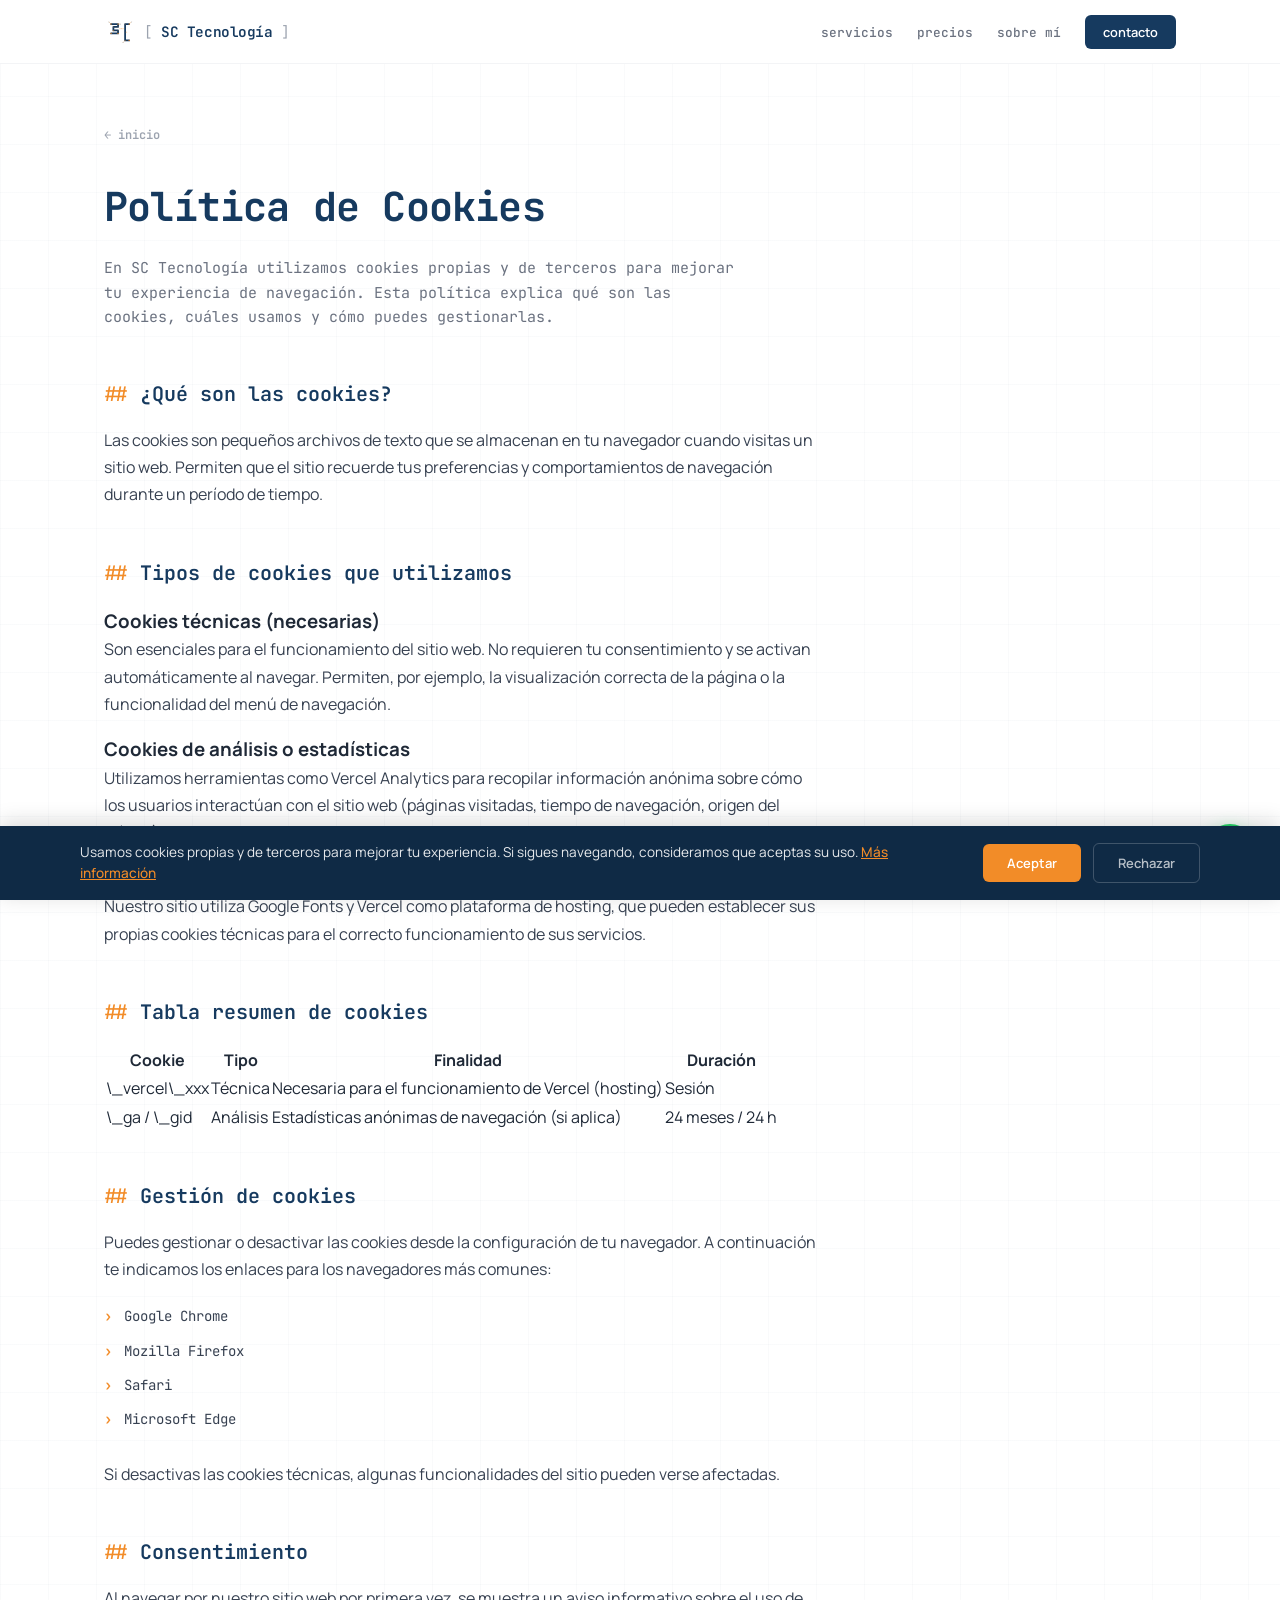
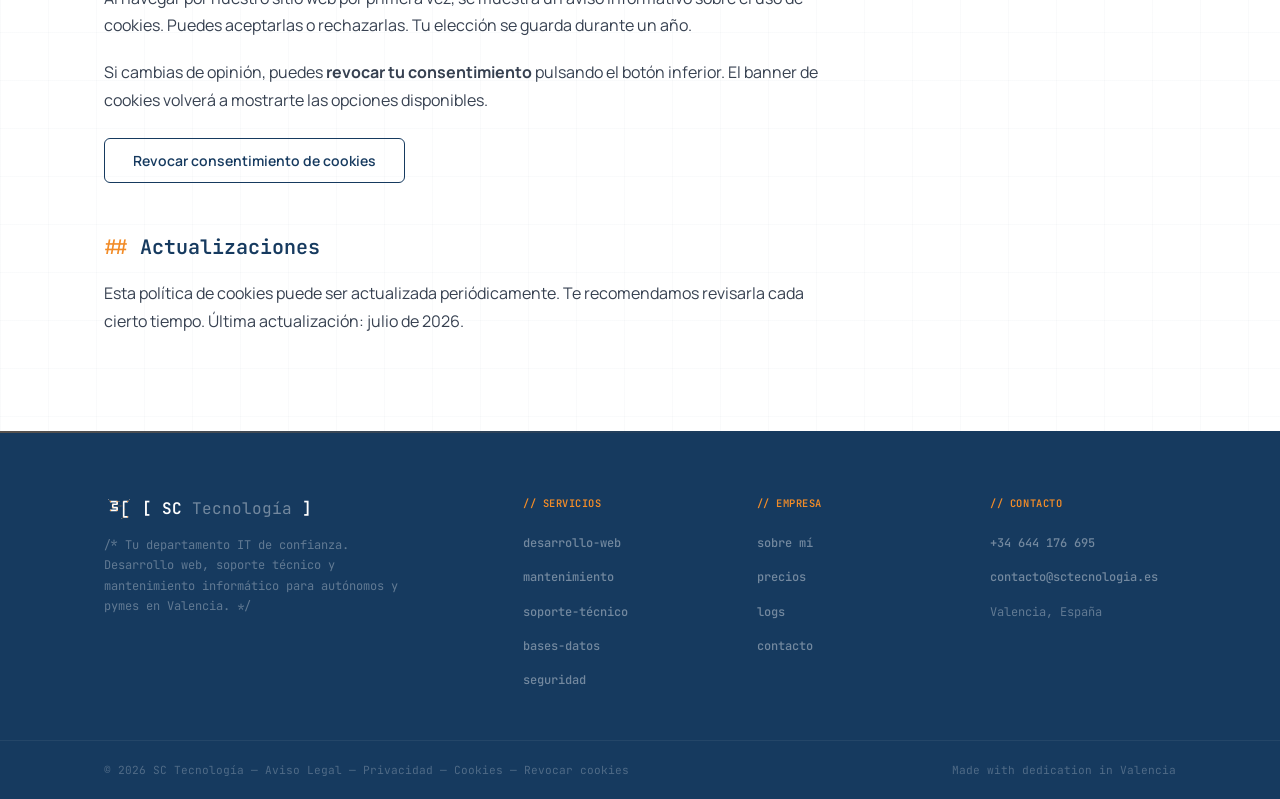
<file: cookies/index.html>
<!DOCTYPE html>
<html lang="es">
<head>
  <meta charset="UTF-8">
  <meta name="viewport" content="width=device-width, initial-scale=1.0">
  <title>Política de Cookies | SC Tecnología</title>
  <meta name="description" content="Política de Cookies de SC Tecnología. Información sobre el uso de cookies en nuestro sitio web y cómo gestionarlas.">
  <link rel="canonical" href="https://www.sctecnologia.es/cookies/">
  <meta property="og:title" content="Política de Cookies | SC Tecnología">
  <meta property="og:description" content="Política de Cookies de SC Tecnología. Información sobre las cookies que utilizamos.">
  <meta property="og:url" content="https://www.sctecnologia.es/cookies/">
  <meta property="og:type" content="website">
  <meta property="og:locale" content="es_ES">
  <meta property="og:image" content="https://www.sctecnologia.es/img/og-image.png">
  <meta property="og:image:width" content="1200">
  <meta property="og:image:height" content="630">

  <meta name="twitter:card" content="summary_large_image">
  <meta name="twitter:title" content="Política de Cookies | SC Tecnología">
  <meta name="twitter:description" content="Política de Cookies de SC Tecnología.">
  <meta name="twitter:image" content="https://www.sctecnologia.es/img/og-image.png">

  <meta name="robots" content="index, follow">

  <link rel="preconnect" href="https://fonts.googleapis.com">
  <link rel="preconnect" href="https://fonts.gstatic.com" crossorigin>
  <link href="https://fonts.googleapis.com/css2?family=JetBrains+Mono:wght@400;500;600;700&family=Manrope:wght@400;500;600;700;800&display=swap" rel="stylesheet">
  <link rel="icon" type="image/svg+xml" href="../img/logo-icon.svg">
  <link rel="apple-touch-icon" href="../img/logo-icon.svg">
  <link rel="stylesheet" href="../styles.css">
</head>
<body>
  <header class="header" role="banner">
    <div class="container header-inner">
      <a href="../" class="logo" aria-label="SC Tecnología — Ir al inicio">
        <img src="../img/logo-icon.svg" alt="" class="logo-img" aria-hidden="true">
        <span class="logo-text"><span class="logo-bracket">[</span> SC Tecnología <span class="logo-bracket">]</span></span>
      </a>
      <nav class="nav" id="nav" role="navigation" aria-label="Navegación principal">
        <ul class="nav-list">
          <li><a href="../#servicios" class="nav-link">servicios</a></li>
          <li><a href="../precios/" class="nav-link">precios</a></li>
          <li><a href="../#sobre-mi" class="nav-link">sobre mí</a></li>
          <li><a href="../#contacto" class="nav-link nav-cta">contacto</a></li>
        </ul>
      </nav>
      <button class="menu-toggle" id="menuToggle" aria-label="Abrir menú" aria-expanded="false">
        <span></span><span></span><span></span>
      </button>
    </div>
  </header>

  <main class="service-page">
    <div class="container">
      <a href="../" class="back-link">← inicio</a>
      <h1>Política de Cookies</h1>
      <p class="lead">En SC Tecnología utilizamos cookies propias y de terceros para mejorar tu experiencia de navegación. Esta política explica qué son las cookies, cuáles usamos y cómo puedes gestionarlas.</p>

      <div class="service-content">

        <h2>¿Qué son las cookies?</h2>
        <p>Las cookies son pequeños archivos de texto que se almacenan en tu navegador cuando visitas un sitio web. Permiten que el sitio recuerde tus preferencias y comportamientos de navegación durante un período de tiempo.</p>

        <h2>Tipos de cookies que utilizamos</h2>

        <h3>Cookies técnicas (necesarias)</h3>
        <p>Son esenciales para el funcionamiento del sitio web. No requieren tu consentimiento y se activan automáticamente al navegar. Permiten, por ejemplo, la visualización correcta de la página o la funcionalidad del menú de navegación.</p>

        <h3>Cookies de análisis o estadísticas</h3>
        <p>Utilizamos herramientas como Vercel Analytics para recopilar información anónima sobre cómo los usuarios interactúan con el sitio web (páginas visitadas, tiempo de navegación, origen del tráfico). Estos datos nos ayudan a mejorar el sitio.</p>

        <h3>Cookies de terceros</h3>
        <p>Nuestro sitio utiliza Google Fonts y Vercel como plataforma de hosting, que pueden establecer sus propias cookies técnicas para el correcto funcionamiento de sus servicios.</p>

        <h2>Tabla resumen de cookies</h2>
        <div class="services-table-wrap">
          <table class="services-table">
            <thead>
              <tr>
                <th>Cookie</th>
                <th>Tipo</th>
                <th>Finalidad</th>
                <th>Duración</th>
              </tr>
            </thead>
            <tbody>
              <tr>
                <td class="service-name">\_vercel\_xxx</td>
                <td>Técnica</td>
                <td class="service-desc-cell">Necesaria para el funcionamiento de Vercel (hosting)</td>
                <td>Sesión</td>
              </tr>
              <tr>
                <td class="service-name">\_ga / \_gid</td>
                <td>Análisis</td>
                <td class="service-desc-cell">Estadísticas anónimas de navegación (si aplica)</td>
                <td>24 meses / 24 h</td>
              </tr>
            </tbody>
          </table>
        </div>

        <h2>Gestión de cookies</h2>
        <p>Puedes gestionar o desactivar las cookies desde la configuración de tu navegador. A continuación te indicamos los enlaces para los navegadores más comunes:</p>
        <ul>
          <li><a href="https://support.google.com/chrome/answer/95647" target="_blank" rel="noopener">Google Chrome</a></li>
          <li><a href="https://support.mozilla.org/es/kb/habilitar-y-deshabilitar-cookies-sitios-web-rastrear-preferencias" target="_blank" rel="noopener">Mozilla Firefox</a></li>
          <li><a href="https://support.apple.com/es-es/guide/safari/sfri11471/mac" target="_blank" rel="noopener">Safari</a></li>
          <li><a href="https://support.microsoft.com/es-es/help/4468242/microsoft-edge-browsing-security-and-privacy" target="_blank" rel="noopener">Microsoft Edge</a></li>
        </ul>
        <p>Si desactivas las cookies técnicas, algunas funcionalidades del sitio pueden verse afectadas.</p>

        <h2>Consentimiento</h2>
        <p>Al navegar por nuestro sitio web por primera vez, se muestra un aviso informativo sobre el uso de cookies. Puedes aceptarlas o rechazarlas. Tu elección se guarda durante un año.</p>

        <p style="margin-top: 20px;">Si cambias de opinión, puedes <strong>revocar tu consentimiento</strong> pulsando el botón inferior. El banner de cookies volverá a mostrarte las opciones disponibles.</p>
        <button class="btn btn-outline" onclick="revocarConsentimiento()" style="margin-top:8px;">Revocar consentimiento de cookies</button>

        <h2>Actualizaciones</h2>
        <p>Esta política de cookies puede ser actualizada periódicamente. Te recomendamos revisarla cada cierto tiempo. Última actualización: julio de 2026.</p>

      </div>
    </div>
  </main>

  <footer class="footer" role="contentinfo">
    <div class="container">
      <div class="footer-grid">
        <div class="footer-brand">
          <a href="../" class="footer-logo">
            <img src="../img/logo-icon-white.svg" alt="SC Tecnología" class="footer-logo-img">
            <span>[ SC <span class="footer-logo-light">Tecnología</span> ]</span>
          </a>
          <p class="footer-desc">/* Tu departamento IT de confianza. Desarrollo web, soporte técnico y mantenimiento informático para autónomos y pymes en Valencia. */</p>
        </div>
        <div class="footer-links">
          <h4 class="footer-heading">// servicios</h4>
          <ul>
            <li><a href="../servicios/desarrollo-web/">desarrollo-web</a></li>
            <li><a href="../servicios/mantenimiento-informatico/">mantenimiento</a></li>
            <li><a href="../servicios/soporte-tecnico/">soporte-técnico</a></li>
            <li><a href="../servicios/bases-datos-aplicaciones/">bases-datos</a></li>
            <li><a href="../servicios/seguridad-copias-seguridad/">seguridad</a></li>
          </ul>
        </div>
        <div class="footer-links">
          <h4 class="footer-heading">// empresa</h4>
          <ul>
            <li><a href="../#sobre-mi">sobre mí</a></li>
            <li><a href="../precios/">precios</a></li>
            <li><a href="../#testimonios">logs</a></li>
            <li><a href="../#contacto">contacto</a></li>
          </ul>
        </div>
        <div class="footer-contact">
          <h4 class="footer-heading">// contacto</h4>
          <ul>
            <li><a href="https://wa.me/34644176695" target="_blank" rel="noopener">+34 644 176 695</a></li>
            <li><a href="mailto:contacto@sctecnologia.es">contacto@sctecnologia.es</a></li>
            <li><span>Valencia, España</span></li>
          </ul>
        </div>
      </div>
    </div>
    <div class="footer-bottom">
      <div class="container footer-bottom-inner">
        <p>© 2026 SC Tecnología — <a href="../aviso-legal/">Aviso Legal</a> — <a href="../privacidad/">Privacidad</a> — <a href="../cookies/">Cookies</a> — <a href="#" onclick="revocarConsentimiento(); return false;">Revocar cookies</a></p>
        <p class="footer-made">Made with dedication in Valencia</p>
      </div>
    </div>
  </footer>

  <a href="https://wa.me/34644176695" target="_blank" rel="noopener" class="whatsapp-float" aria-label="Abrir WhatsApp">
    <svg viewBox="0 0 24 24" fill="currentColor"><path d="M17.472 14.382c-.297-.149-1.758-.867-2.03-.967-.273-.099-.471-.148-.67.15-.197.297-.767.966-.94 1.164-.173.199-.347.223-.644.075-.297-.15-1.255-.463-2.39-1.475-.883-.788-1.48-1.761-1.653-2.059-.173-.297-.018-.458.13-.606.134-.133.298-.347.446-.52.149-.174.198-.298.298-.497.099-.198.05-.371-.025-.52-.075-.149-.669-1.612-.916-2.207-.242-.579-.487-.5-.669-.51-.173-.008-.371-.01-.57-.01-.198 0-.52.074-.792.372-.272.297-1.04 1.016-1.04 2.479 0 1.462 1.065 2.875 1.213 3.074.149.198 2.096 3.2 5.077 4.487.709.306 1.262.489 1.694.625.712.227 1.36.195 1.871.118.571-.085 1.758-.719 2.006-1.413.248-.694.248-1.289.173-1.413-.074-.124-.272-.198-.57-.347m-5.421 7.403h-.004a9.87 9.87 0 01-5.031-1.378l-.361-.214-3.741.982.998-3.648-.235-.374a9.86 9.86 0 01-1.51-5.26c.001-5.45 4.436-9.884 9.888-9.884 2.64 0 5.122 1.03 6.988 2.898a9.825 9.825 0 012.893 6.994c-.003 5.45-4.437 9.884-9.885 9.884m8.413-18.297A11.815 11.815 0 0012.05 0C5.495 0 .16 5.335.157 11.892c0 2.096.547 4.142 1.588 5.945L.057 24l6.305-1.654a11.882 11.882 0 005.683 1.448h.005c6.554 0 11.89-5.335 11.893-11.893a11.821 11.821 0 00-3.48-8.413z"/></svg>
  </a>

  <aside class="cookie-banner" id="cookieBanner" role="dialog" aria-label="Aviso de cookies">
    <div class="cookie-banner-inner">
      <p>Usamos cookies propias y de terceros para mejorar tu experiencia. Si sigues navegando, consideramos que aceptas su uso. <a href="../cookies/" target="_blank">Más información</a></p>
      <div class="cookie-banner-actions">
        <button class="cookie-btn cookie-btn-accept" id="cookieAccept">Aceptar</button>
        <button class="cookie-btn cookie-btn-reject" id="cookieReject">Rechazar</button>
      </div>
    </div>
  </aside>

  <script src="../script.js"></script>
</body>
</html>
</file>
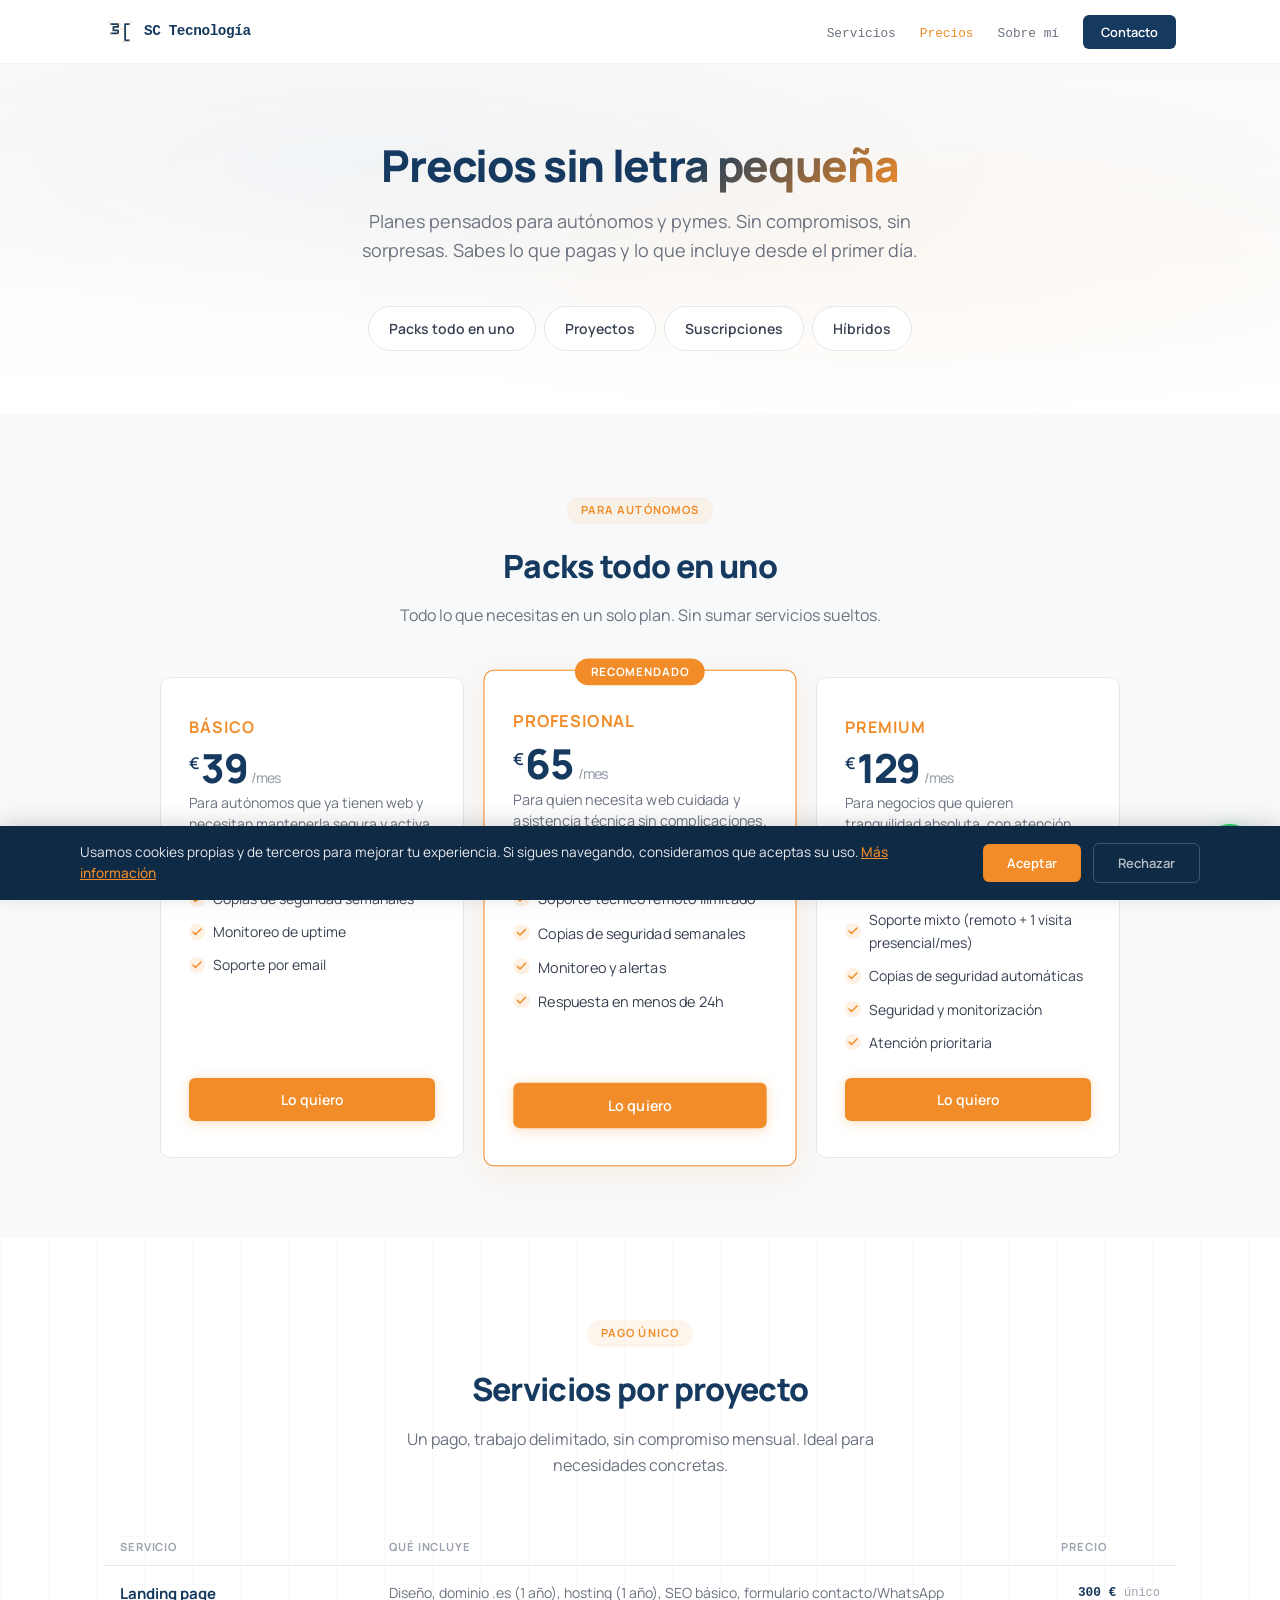
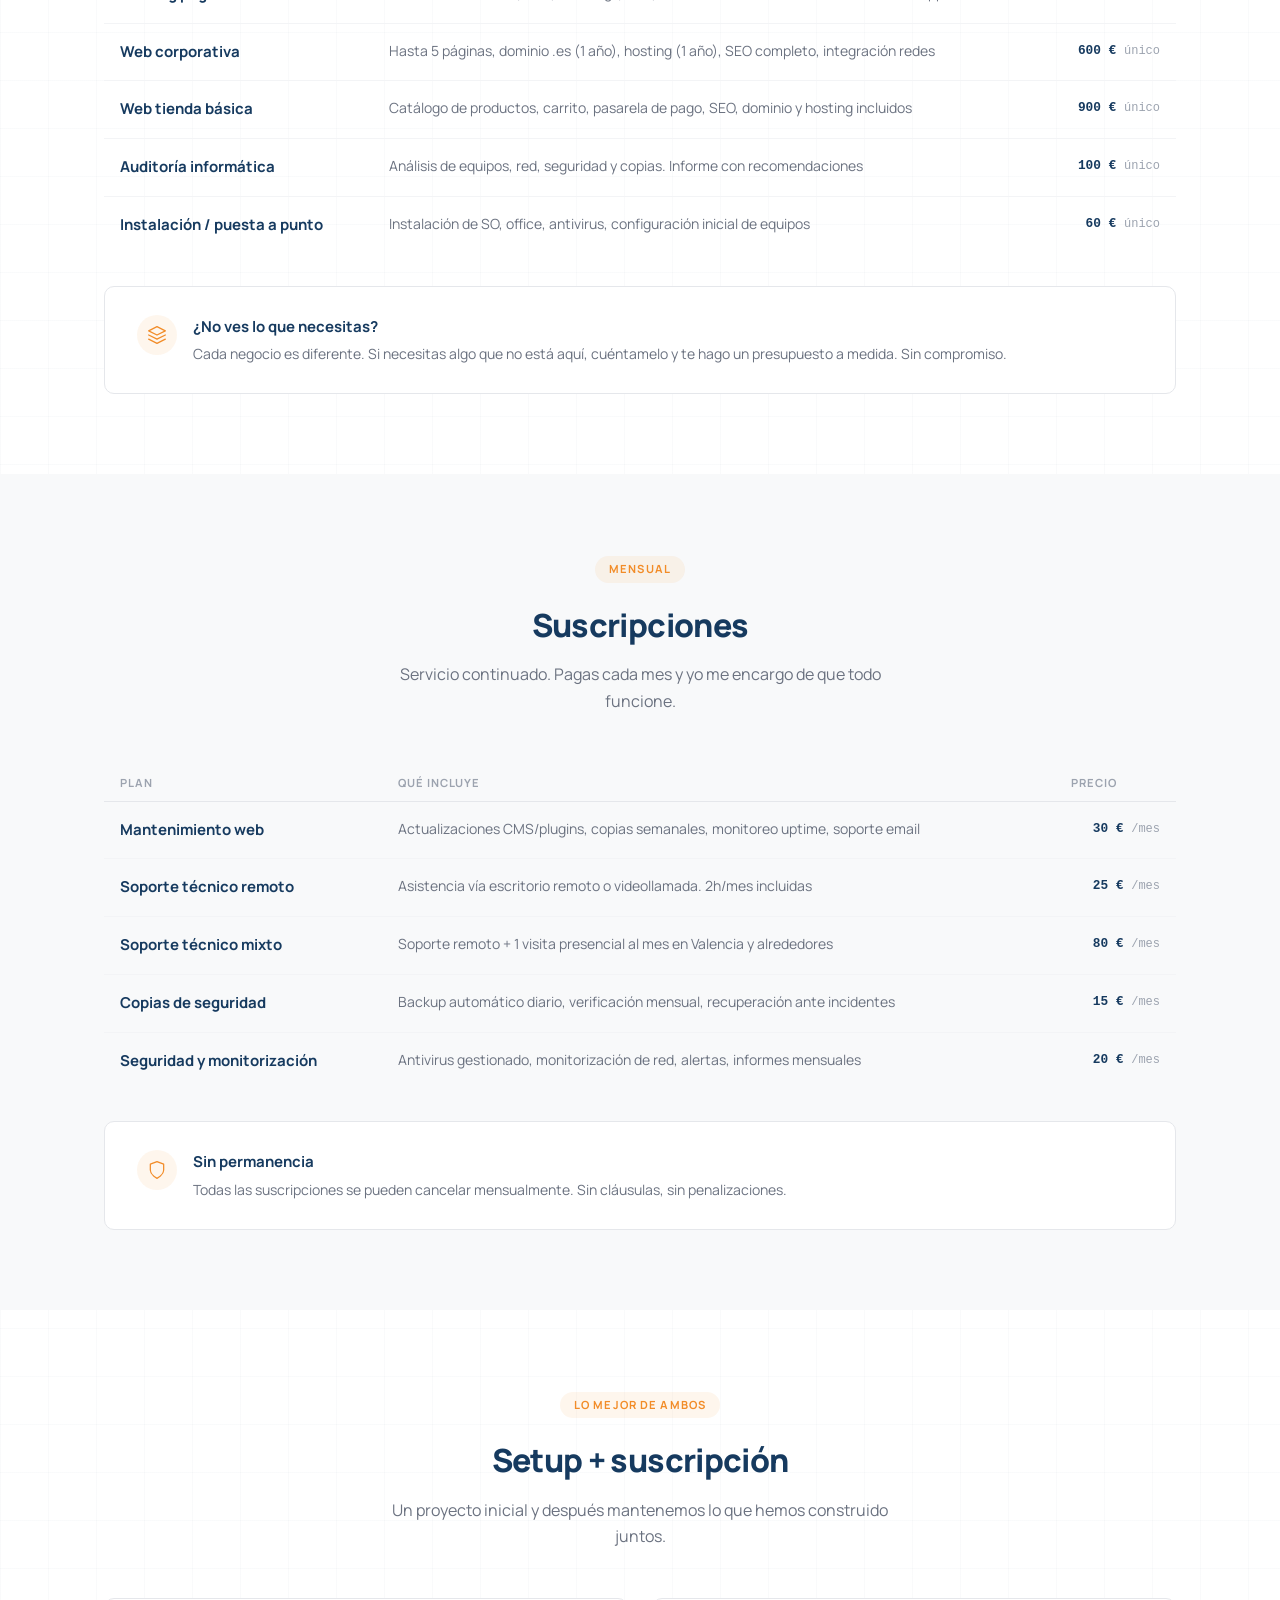
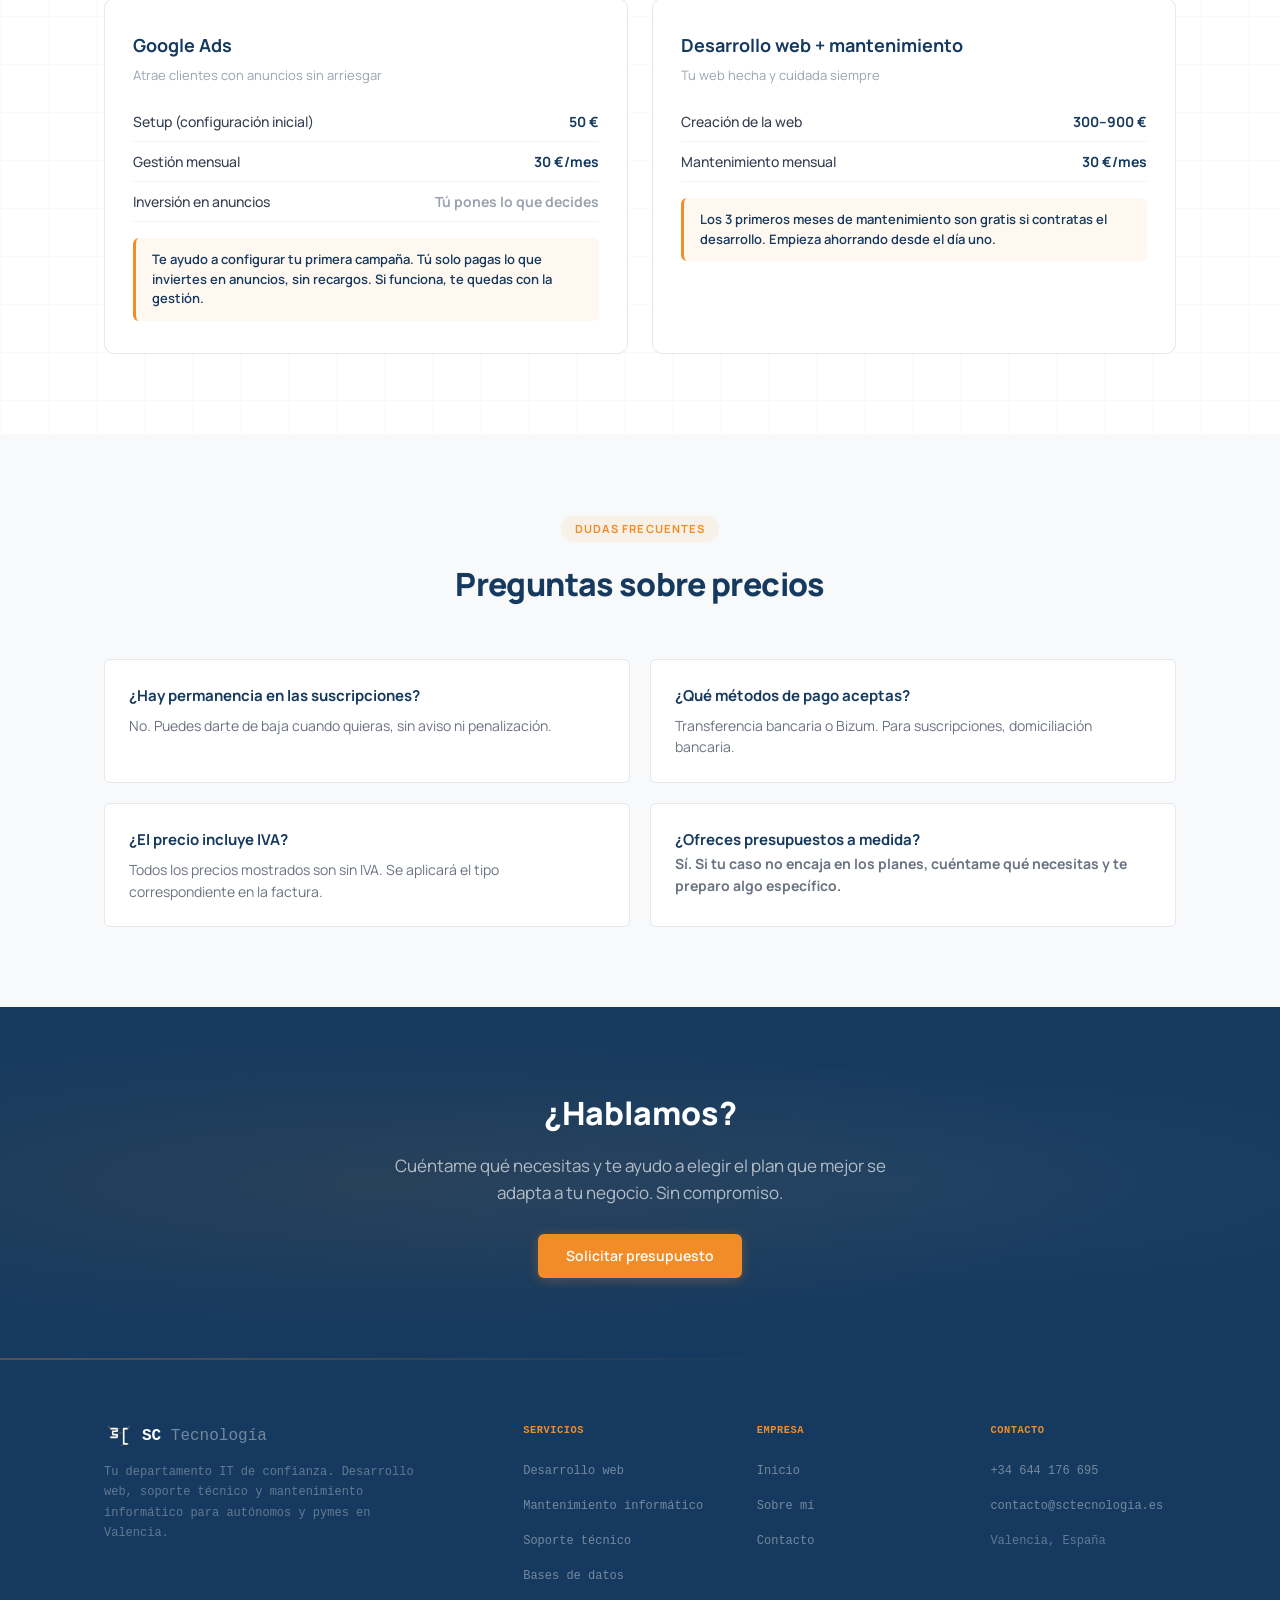
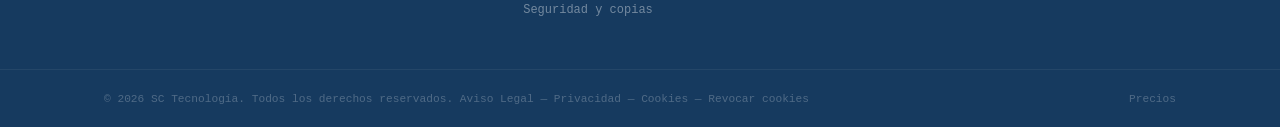
<file: precios/index.html>
<!DOCTYPE html>
<html lang="es">
<head>
  <meta charset="UTF-8">
  <meta name="viewport" content="width=device-width, initial-scale=1.0">
  <title>Precios — SC Tecnología | Planes y servicios informáticos para autónomos</title>
  <meta name="description" content="Planes y precios de SC Tecnología: suscripciones desde 15€/mes, proyectos web desde 300€ y packs para autónomos desde 39€/mes. Sin sorpresas, sin letra pequeña.">
  <link rel="canonical" href="https://www.sctecnologia.es/precios/">

  <meta property="og:title" content="Precios — SC Tecnología | Planes y servicios informáticos">
  <meta property="og:description" content="Planes claros y precios transparentes para autónomos y pymes. Suscripciones, proyectos y packs todo en uno.">
  <meta property="og:url" content="https://www.sctecnologia.es/precios/">
  <meta property="og:type" content="website">
  <meta property="og:locale" content="es_ES">
  <meta property="og:image" content="https://www.sctecnologia.es/img/og-image.png">
  <meta property="og:image:width" content="1200">
  <meta property="og:image:height" content="630">
  <meta property="og:image:alt" content="SC Tecnología — Precios sin letra pequeña">

  <meta name="twitter:card" content="summary_large_image">
  <meta name="twitter:title" content="Precios — SC Tecnología | Planes y servicios informáticos">
  <meta name="twitter:description" content="Planes claros y precios transparentes para autónomos y pymes.">
  <meta name="twitter:image" content="https://www.sctecnologia.es/img/og-image.png">

  <link rel="preconnect" href="https://fonts.googleapis.com">
  <link rel="preconnect" href="https://fonts.gstatic.com" crossorigin>
  <link href="https://fonts.googleapis.com/css2?family=Manrope:wght@400;500;600;700;800&display=swap" rel="stylesheet">
  <link rel="icon" type="image/svg+xml" href="../img/logo-icon.svg">
  <link rel="apple-touch-icon" href="../img/logo-icon.svg">
  <link rel="stylesheet" href="../styles.css">

  <style>
    .pricing-hero {
      padding: 140px 0 64px;
      position: relative;
      overflow: hidden;
      background: linear-gradient(180deg, var(--color-gray-50) 0%, var(--color-white) 100%);
    }

    .pricing-hero-bg {
      position: absolute;
      inset: 0;
      background:
        radial-gradient(ellipse at 30% 40%, rgba(22, 58, 95, 0.04) 0%, transparent 50%),
        radial-gradient(ellipse at 70% 60%, rgba(242, 140, 28, 0.05) 0%, transparent 50%);
      pointer-events: none;
    }

    .pricing-hero-inner {
      position: relative;
      z-index: 1;
      text-align: center;
      max-width: 720px;
      margin: 0 auto;
    }

    .pricing-hero h1 {
      font-size: 2.75rem;
      font-weight: 800;
      color: var(--color-primary);
      letter-spacing: -0.03em;
      line-height: 1.15;
      margin-bottom: 16px;
    }

    .pricing-hero h1 span {
      background: linear-gradient(135deg, var(--color-primary) 40%, var(--color-accent) 100%);
      -webkit-background-clip: text;
      -webkit-text-fill-color: transparent;
      background-clip: text;
    }

    .pricing-hero p {
      font-size: 1.125rem;
      color: var(--color-gray-500);
      line-height: 1.65;
      max-width: 560px;
      margin: 0 auto;
    }

    .pricing-nav {
      display: flex;
      justify-content: center;
      gap: 8px;
      margin-top: 40px;
      flex-wrap: wrap;
    }

    .pricing-nav a {
      font-size: 0.875rem;
      font-weight: 600;
      padding: 10px 20px;
      border-radius: 100px;
      background: var(--color-white);
      border: 1px solid var(--color-gray-200);
      color: var(--color-gray-700);
      transition: all 0.2s;
    }

    .pricing-nav a:hover {
      border-color: var(--color-accent);
      color: var(--color-accent);
      background: rgba(242, 140, 28, 0.04);
    }

    .pricing-section {
      padding: 80px 0;
    }

    .pricing-section:nth-child(even) {
      background: var(--color-gray-50);
    }

    .section-label {
      display: inline-block;
      font-size: 0.7rem;
      font-weight: 700;
      text-transform: uppercase;
      letter-spacing: 0.1em;
      color: var(--color-accent);
      background: rgba(242, 140, 28, 0.08);
      padding: 4px 14px;
      border-radius: 20px;
      margin-bottom: 16px;
    }

    .pricing-section-header {
      text-align: center;
      margin-bottom: 48px;
    }

    .pricing-section-header h2 {
      font-size: 2rem;
      font-weight: 800;
      color: var(--color-primary);
      margin-bottom: 10px;
      letter-spacing: -0.02em;
    }

    .pricing-section-header p {
      color: var(--color-gray-500);
      max-width: 500px;
      margin: 0 auto;
      font-size: 1rem;
    }

    .packs-grid {
      display: grid;
      grid-template-columns: repeat(3, 1fr);
      gap: 24px;
      max-width: 960px;
      margin: 0 auto;
    }

    .pack-card {
      background: var(--color-white);
      border: 1px solid var(--color-gray-200);
      border-radius: var(--radius-md);
      padding: 36px 28px;
      display: flex;
      flex-direction: column;
      position: relative;
      transition: all 0.3s ease;
    }

    .pack-card:hover {
      border-color: var(--color-accent);
      box-shadow: 0 12px 40px rgba(22, 58, 95, 0.07);
      transform: translateY(-3px);
    }

    .pack-card--featured {
      border-color: var(--color-accent);
      box-shadow: 0 8px 32px rgba(242, 140, 28, 0.1);
      transform: scale(1.03);
    }

    .pack-card--featured:hover {
      transform: scale(1.03) translateY(-3px);
    }

    .pack-badge {
      position: absolute;
      top: -12px;
      left: 50%;
      transform: translateX(-50%);
      background: var(--color-accent);
      color: var(--color-white);
      font-size: 0.7rem;
      font-weight: 700;
      text-transform: uppercase;
      letter-spacing: 0.06em;
      padding: 4px 16px;
      border-radius: 20px;
      white-space: nowrap;
    }

    .pack-name {
      font-size: 1rem;
      font-weight: 700;
      text-transform: uppercase;
      letter-spacing: 0.06em;
      color: var(--color-accent);
      margin-bottom: 8px;
    }

    .pack-price {
      font-size: 2.5rem;
      font-weight: 800;
      color: var(--color-primary);
      letter-spacing: -0.03em;
      line-height: 1;
      margin-bottom: 4px;
    }

    .pack-price sup {
      font-size: 1rem;
      font-weight: 600;
      vertical-align: super;
      margin-right: 2px;
    }

    .pack-price sub {
      font-size: 0.875rem;
      font-weight: 500;
      color: var(--color-gray-400);
      vertical-align: baseline;
      margin-left: 4px;
    }

    .pack-desc {
      font-size: 0.875rem;
      color: var(--color-gray-500);
      margin-bottom: 20px;
      line-height: 1.5;
    }

    .pack-features {
      list-style: none;
      display: flex;
      flex-direction: column;
      gap: 10px;
      margin-bottom: 24px;
      flex: 1;
    }

    .pack-features li {
      font-size: 0.875rem;
      color: var(--color-gray-700);
      display: flex;
      align-items: center;
      gap: 8px;
    }

    .pack-features li::before {
      content: '';
      width: 16px;
      height: 16px;
      background: rgba(242, 140, 28, 0.12);
      border-radius: 50%;
      display: flex;
      align-items: center;
      justify-content: center;
      flex-shrink: 0;
      background-image: url("data:image/svg+xml,%3Csvg width='10' height='8' viewBox='0 0 10 8' fill='none' xmlns='http://www.w3.org/2000/svg'%3E%3Cpath d='M1 4l2.5 2.5L9 1' stroke='%23F28C28' stroke-width='1.5' stroke-linecap='round' stroke-linejoin='round'/%3E%3C/svg%3E");
      background-repeat: no-repeat;
      background-position: center;
    }

    .services-table-wrap {
      overflow-x: auto;
      -webkit-overflow-scrolling: touch;
    }

    .services-table {
      width: 100%;
      border-collapse: collapse;
      font-size: 0.9375rem;
    }

    .services-table th {
      text-align: left;
      font-size: 0.7rem;
      font-weight: 700;
      text-transform: uppercase;
      letter-spacing: 0.08em;
      color: var(--color-gray-400);
      padding: 12px 16px 8px 16px;
      border-bottom: 1px solid var(--color-gray-200);
    }

    .services-table td {
      padding: 16px;
      border-bottom: 1px solid var(--color-gray-100);
      vertical-align: top;
    }

    .services-table tr:last-child td {
      border-bottom: none;
    }

    .services-table tr:hover td {
      background: rgba(242, 140, 28, 0.02);
    }

    .services-table .service-name {
      font-weight: 700;
      color: var(--color-primary);
      white-space: nowrap;
    }

    .services-table .service-desc-cell {
      color: var(--color-gray-500);
      font-size: 0.875rem;
      line-height: 1.5;
    }

    .services-table .service-price {
      font-weight: 700;
      color: var(--color-primary);
      white-space: nowrap;
      text-align: right;
    }

    .services-table .service-price small {
      font-weight: 400;
      color: var(--color-gray-400);
      font-size: 0.75rem;
    }

    .note-box {
      background: var(--color-white);
      border: 1px solid var(--color-gray-200);
      border-radius: var(--radius-md);
      padding: 28px 32px;
      margin-top: 32px;
      display: flex;
      align-items: flex-start;
      gap: 16px;
    }

    .note-box-icon {
      width: 40px;
      height: 40px;
      background: rgba(242, 140, 28, 0.08);
      border-radius: 50%;
      display: flex;
      align-items: center;
      justify-content: center;
      flex-shrink: 0;
      color: var(--color-accent);
    }

    .note-box h4 {
      font-size: 0.9375rem;
      font-weight: 700;
      color: var(--color-primary);
      margin-bottom: 4px;
    }

    .note-box p {
      font-size: 0.875rem;
      color: var(--color-gray-500);
      line-height: 1.55;
    }

    .hybrid-grid {
      display: grid;
      grid-template-columns: 1fr 1fr;
      gap: 24px;
    }

    .hybrid-card {
      background: var(--color-white);
      border: 1px solid var(--color-gray-200);
      border-radius: var(--radius-md);
      padding: 32px 28px;
      transition: all 0.3s ease;
    }

    .hybrid-card:hover {
      border-color: var(--color-accent);
      box-shadow: 0 8px 28px rgba(22, 58, 95, 0.06);
      transform: translateY(-2px);
    }

    .hybrid-card h3 {
      font-size: 1.125rem;
      font-weight: 700;
      color: var(--color-primary);
      margin-bottom: 4px;
    }

    .hybrid-card .hybrid-sub {
      font-size: 0.8125rem;
      color: var(--color-gray-400);
      margin-bottom: 16px;
    }

    .hybrid-price-row {
      display: flex;
      justify-content: space-between;
      align-items: center;
      padding: 8px 0;
      border-bottom: 1px solid var(--color-gray-100);
      font-size: 0.875rem;
    }

    .hybrid-price-row:last-of-type {
      border-bottom: none;
    }

    .hybrid-price-row .label {
      color: var(--color-gray-700);
      font-weight: 500;
    }

    .hybrid-price-row .price {
      font-weight: 700;
      color: var(--color-primary);
    }

    .hybrid-hook {
      margin-top: 16px;
      background: rgba(242, 140, 28, 0.06);
      border-radius: var(--radius-sm);
      padding: 12px 16px;
      font-size: 0.8125rem;
      color: var(--color-primary);
      font-weight: 600;
      line-height: 1.5;
      border-left: 3px solid var(--color-accent);
    }

    .cta-section {
      padding: 80px 0;
      background: var(--color-primary);
      text-align: center;
      position: relative;
      overflow: hidden;
    }

    .cta-section::before {
      content: '';
      position: absolute;
      inset: 0;
      background:
        radial-gradient(ellipse at 30% 50%, rgba(242, 140, 28, 0.08) 0%, transparent 60%),
        radial-gradient(ellipse at 70% 50%, rgba(255, 255, 255, 0.03) 0%, transparent 50%);
      pointer-events: none;
    }

    .cta-section h2 {
      font-size: 2rem;
      font-weight: 800;
      color: var(--color-white);
      margin-bottom: 12px;
      position: relative;
      z-index: 1;
    }

    .cta-section p {
      color: rgba(255, 255, 255, 0.65);
      max-width: 500px;
      margin: 0 auto 28px;
      font-size: 1.0625rem;
      line-height: 1.6;
      position: relative;
      z-index: 1;
    }

    .cta-section .btn {
      position: relative;
      z-index: 1;
    }

    .faq-grid {
      display: grid;
      grid-template-columns: 1fr 1fr;
      gap: 20px;
    }

    .faq-item {
      background: var(--color-white);
      border: 1px solid var(--color-gray-200);
      border-radius: var(--radius-sm);
      padding: 24px;
      transition: border-color 0.2s;
    }

    .faq-item:hover {
      border-color: var(--color-accent);
    }

    .faq-item h3 {
      font-size: 0.9375rem;
      font-weight: 700;
      color: var(--color-primary);
      margin-bottom: 6px;
    }

    .faq-item p {
      font-size: 0.875rem;
      color: var(--color-gray-500);
      line-height: 1.55;
    }

    @media (max-width: 1024px) {
      .packs-grid {
        grid-template-columns: repeat(2, 1fr);
        max-width: 640px;
      }

      .pack-card--featured {
        transform: none;
      }

      .pack-card--featured:hover {
        transform: translateY(-3px);
      }
    }

    @media (max-width: 768px) {
      .pricing-hero {
        padding: 120px 0 48px;
      }

      .pricing-hero h1 {
        font-size: 2rem;
      }

      .pricing-section {
        padding: 56px 0;
      }

      .pricing-section-header h2 {
        font-size: 1.625rem;
      }

      .packs-grid {
        grid-template-columns: 1fr;
        max-width: 400px;
      }

      .pack-card--featured {
        transform: none;
      }

      .services-table {
        font-size: 0.8125rem;
      }

      .services-table th,
      .services-table td {
        padding: 12px 10px;
      }

      .hybrid-grid {
        grid-template-columns: 1fr;
      }

      .faq-grid {
        grid-template-columns: 1fr;
      }

      .note-box {
        flex-direction: column;
        padding: 20px;
      }

      .cta-section h2 {
        font-size: 1.5rem;
      }
    }
  </style>
</head>
<body>

  <script type="application/ld+json">
  {
    "@context": "https://schema.org",
    "@type": "BreadcrumbList",
    "itemListElement": [
      { "@type": "ListItem", "position": 1, "name": "Inicio", "item": "https://www.sctecnologia.es" },
      { "@type": "ListItem", "position": 2, "name": "Precios", "item": "https://www.sctecnologia.es/precios/" }
    ]
  }
  </script>

  <script type="application/ld+json">
  {
    "@context": "https://schema.org",
    "@type": "FAQPage",
    "mainEntity": [
      {
        "@type": "Question",
        "name": "¿Hay permanencia en las suscripciones?",
        "acceptedAnswer": {
          "@type": "Answer",
          "text": "No. Puedes darte de baja cuando quieras, sin aviso ni penalización."
        }
      },
      {
        "@type": "Question",
        "name": "¿Qué métodos de pago aceptas?",
        "acceptedAnswer": {
          "@type": "Answer",
          "text": "Transferencia bancaria o Bizum. Para suscripciones, domiciliación bancaria."
        }
      },
      {
        "@type": "Question",
        "name": "¿El precio incluye IVA?",
        "acceptedAnswer": {
          "@type": "Answer",
          "text": "Todos los precios mostrados son sin IVA. Se aplicará el tipo correspondiente en la factura."
        }
      },
      {
        "@type": "Question",
        "name": "¿Ofreces presupuestos a medida?",
        "acceptedAnswer": {
          "@type": "Answer",
          "text": "Sí. Si tu caso no encaja en los planes, cuéntame qué necesitas y te preparo algo específico."
        }
      }
    ]
  }
  </script>

  <header class="header" role="banner">
    <div class="container header-inner">
      <a href=".." class="logo" aria-label="SC Tecnología — Ir al inicio">
        <img src="../img/logo-icon.svg" alt="" class="logo-img" aria-hidden="true">
        <span class="logo-text"><span class="logo-sc">SC</span> <span class="logo-tech">Tecnología</span></span>
      </a>
      <nav class="nav" id="nav" role="navigation" aria-label="Navegación principal">
        <ul class="nav-list">
          <li><a href="../#servicios" class="nav-link">Servicios</a></li>
          <li><a href="./" class="nav-link" style="color:var(--color-accent);">Precios</a></li>
          <li><a href="../#sobre-mi" class="nav-link">Sobre mí</a></li>
          <li><a href="../#contacto" class="nav-link nav-cta">Contacto</a></li>
        </ul>
      </nav>
      <button class="menu-toggle" id="menuToggle" aria-label="Abrir menú" aria-expanded="false">
        <span></span><span></span><span></span>
      </button>
    </div>
  </header>

  <main>
    <section class="pricing-hero" aria-labelledby="pricing-hero-title">
      <div class="pricing-hero-bg"></div>
      <div class="container">
        <div class="pricing-hero-inner">
          <h1 id="pricing-hero-title">Precios <span>sin letra pequeña</span></h1>
          <p>Planes pensados para autónomos y pymes. Sin compromisos, sin sorpresas. Sabes lo que pagas y lo que incluye desde el primer día.</p>
          <nav class="pricing-nav" aria-label="Saltar a sección de precios">
            <a href="#packs">Packs todo en uno</a>
            <a href="#proyectos">Proyectos</a>
            <a href="#suscripciones">Suscripciones</a>
            <a href="#hibridos">Híbridos</a>
          </nav>
        </div>
      </div>
    </section>

    <section class="pricing-section" id="packs" aria-labelledby="packs-title">
      <div class="container">
        <div class="pricing-section-header">
          <span class="section-label">Para autónomos</span>
          <h2 id="packs-title">Packs todo en uno</h2>
          <p>Todo lo que necesitas en un solo plan. Sin sumar servicios sueltos.</p>
        </div>
        <div class="packs-grid">
          <article class="pack-card">
            <div class="pack-name">Básico</div>
            <div class="pack-price"><sup>€</sup>39<sub>/mes</sub></div>
            <p class="pack-desc">Para autónomos que ya tienen web y necesitan mantenerla segura y activa.</p>
            <ul class="pack-features">
              <li>Mantenimiento web completo</li>
              <li>Copias de seguridad semanales</li>
              <li>Monitoreo de uptime</li>
              <li>Soporte por email</li>
            </ul>
            <a href="../#contacto" class="btn btn-primary btn-block">Lo quiero</a>
          </article>
          <article class="pack-card pack-card--featured">
            <div class="pack-badge">Recomendado</div>
            <div class="pack-name">Profesional</div>
            <div class="pack-price"><sup>€</sup>65<sub>/mes</sub></div>
            <p class="pack-desc">Para quien necesita web cuidada y asistencia técnica sin complicaciones.</p>
            <ul class="pack-features">
              <li>Mantenimiento web completo</li>
              <li>Soporte técnico remoto ilimitado</li>
              <li>Copias de seguridad semanales</li>
              <li>Monitoreo y alertas</li>
              <li>Respuesta en menos de 24h</li>
            </ul>
            <a href="../#contacto" class="btn btn-primary btn-block">Lo quiero</a>
          </article>
          <article class="pack-card">
            <div class="pack-name">Premium</div>
            <div class="pack-price"><sup>€</sup>129<sub>/mes</sub></div>
            <p class="pack-desc">Para negocios que quieren tranquilidad absoluta, con atención presencial incluida.</p>
            <ul class="pack-features">
              <li>Mantenimiento web completo</li>
              <li>Soporte mixto (remoto + 1 visita presencial/mes)</li>
              <li>Copias de seguridad automáticas</li>
              <li>Seguridad y monitorización</li>
              <li>Atención prioritaria</li>
            </ul>
            <a href="../#contacto" class="btn btn-primary btn-block">Lo quiero</a>
          </article>
        </div>
      </div>
    </section>

    <section class="pricing-section" id="proyectos" aria-labelledby="proyectos-title">
      <div class="container">
        <div class="pricing-section-header">
          <span class="section-label">Pago único</span>
          <h2 id="proyectos-title">Servicios por proyecto</h2>
          <p>Un pago, trabajo delimitado, sin compromiso mensual. Ideal para necesidades concretas.</p>
        </div>
        <div class="services-table-wrap">
          <table class="services-table">
            <thead>
              <tr>
                <th>Servicio</th>
                <th>Qué incluye</th>
                <th>Precio</th>
              </tr>
            </thead>
            <tbody>
              <tr>
                <td class="service-name">Landing page</td>
                <td class="service-desc-cell">Diseño, dominio .es (1 año), hosting (1 año), SEO básico, formulario contacto/WhatsApp</td>
                <td class="service-price">300 € <small>único</small></td>
              </tr>
              <tr>
                <td class="service-name">Web corporativa</td>
                <td class="service-desc-cell">Hasta 5 páginas, dominio .es (1 año), hosting (1 año), SEO completo, integración redes</td>
                <td class="service-price">600 € <small>único</small></td>
              </tr>
              <tr>
                <td class="service-name">Web tienda básica</td>
                <td class="service-desc-cell">Catálogo de productos, carrito, pasarela de pago, SEO, dominio y hosting incluidos</td>
                <td class="service-price">900 € <small>único</small></td>
              </tr>
              <tr>
                <td class="service-name">Auditoría informática</td>
                <td class="service-desc-cell">Análisis de equipos, red, seguridad y copias. Informe con recomendaciones</td>
                <td class="service-price">100 € <small>único</small></td>
              </tr>
              <tr>
                <td class="service-name">Instalación / puesta a punto</td>
                <td class="service-desc-cell">Instalación de SO, office, antivirus, configuración inicial de equipos</td>
                <td class="service-price">60 € <small>único</small></td>
              </tr>
            </tbody>
          </table>
        </div>
        <div class="note-box">
          <div class="note-box-icon">
            <svg width="20" height="20" viewBox="0 0 24 24" fill="none" stroke="currentColor" stroke-width="1.5" stroke-linecap="round" stroke-linejoin="round"><path d="M12 2L2 7l10 5 10-5-10-5z"/><path d="M2 17l10 5 10-5"/><path d="M2 12l10 5 10-5"/></svg>
          </div>
          <div>
            <h4>¿No ves lo que necesitas?</h4>
            <p>Cada negocio es diferente. Si necesitas algo que no está aquí, cuéntamelo y te hago un presupuesto a medida. Sin compromiso.</p>
          </div>
        </div>
      </div>
    </section>

    <section class="pricing-section" id="suscripciones" aria-labelledby="suscripciones-title">
      <div class="container">
        <div class="pricing-section-header">
          <span class="section-label">Mensual</span>
          <h2 id="suscripciones-title">Suscripciones</h2>
          <p>Servicio continuado. Pagas cada mes y yo me encargo de que todo funcione.</p>
        </div>
        <div class="services-table-wrap">
          <table class="services-table">
            <thead>
              <tr>
                <th>Plan</th>
                <th>Qué incluye</th>
                <th>Precio</th>
              </tr>
            </thead>
            <tbody>
              <tr>
                <td class="service-name">Mantenimiento web</td>
                <td class="service-desc-cell">Actualizaciones CMS/plugins, copias semanales, monitoreo uptime, soporte email</td>
                <td class="service-price">30 € <small>/mes</small></td>
              </tr>
              <tr>
                <td class="service-name">Soporte técnico remoto</td>
                <td class="service-desc-cell">Asistencia vía escritorio remoto o videollamada. 2h/mes incluidas</td>
                <td class="service-price">25 € <small>/mes</small></td>
              </tr>
              <tr>
                <td class="service-name">Soporte técnico mixto</td>
                <td class="service-desc-cell">Soporte remoto + 1 visita presencial al mes en Valencia y alrededores</td>
                <td class="service-price">80 € <small>/mes</small></td>
              </tr>
              <tr>
                <td class="service-name">Copias de seguridad</td>
                <td class="service-desc-cell">Backup automático diario, verificación mensual, recuperación ante incidentes</td>
                <td class="service-price">15 € <small>/mes</small></td>
              </tr>
              <tr>
                <td class="service-name">Seguridad y monitorización</td>
                <td class="service-desc-cell">Antivirus gestionado, monitorización de red, alertas, informes mensuales</td>
                <td class="service-price">20 € <small>/mes</small></td>
              </tr>
            </tbody>
          </table>
        </div>
        <div class="note-box">
          <div class="note-box-icon">
            <svg width="20" height="20" viewBox="0 0 24 24" fill="none" stroke="currentColor" stroke-width="1.5" stroke-linecap="round" stroke-linejoin="round"><path d="M12 22s8-4 8-10V5l-8-3-8 3v7c0 6 8 10 8 10z"/></svg>
          </div>
          <div>
            <h4>Sin permanencia</h4>
            <p>Todas las suscripciones se pueden cancelar mensualmente. Sin cláusulas, sin penalizaciones.</p>
          </div>
        </div>
      </div>
    </section>

    <section class="pricing-section" id="hibridos" aria-labelledby="hibridos-title">
      <div class="container">
        <div class="pricing-section-header">
          <span class="section-label">Lo mejor de ambos</span>
          <h2 id="hibridos-title">Setup + suscripción</h2>
          <p>Un proyecto inicial y después mantenemos lo que hemos construido juntos.</p>
        </div>
        <div class="hybrid-grid">
          <article class="hybrid-card">
            <h3>Google Ads</h3>
            <p class="hybrid-sub">Atrae clientes con anuncios sin arriesgar</p>
            <div class="hybrid-price-row">
              <span class="label">Setup (configuración inicial)</span>
              <span class="price">50 €</span>
            </div>
            <div class="hybrid-price-row">
              <span class="label">Gestión mensual</span>
              <span class="price">30 €/mes</span>
            </div>
            <div class="hybrid-price-row">
              <span class="label">Inversión en anuncios</span>
              <span class="price" style="color:var(--color-gray-400);">Tú pones lo que decides</span>
            </div>
            <div class="hybrid-hook">
              Te ayudo a configurar tu primera campaña. Tú solo pagas lo que inviertes en anuncios, sin recargos. Si funciona, te quedas con la gestión.
            </div>
          </article>
          <article class="hybrid-card">
            <h3>Desarrollo web + mantenimiento</h3>
            <p class="hybrid-sub">Tu web hecha y cuidada siempre</p>
            <div class="hybrid-price-row">
              <span class="label">Creación de la web</span>
              <span class="price">300–900 €</span>
            </div>
            <div class="hybrid-price-row">
              <span class="label">Mantenimiento mensual</span>
              <span class="price">30 €/mes</span>
            </div>
            <div class="hybrid-hook">
              Los 3 primeros meses de mantenimiento son gratis si contratas el desarrollo. Empieza ahorrando desde el día uno.
            </div>
          </article>
        </div>
      </div>
    </section>

    <section class="pricing-section" style="background: var(--color-gray-50);" aria-labelledby="faq-title">
      <div class="container">
        <div class="pricing-section-header">
          <span class="section-label">Dudas frecuentes</span>
          <h2 id="faq-title">Preguntas sobre precios</h2>
        </div>
        <div class="faq-grid">
          <div class="faq-item">
            <h3>¿Hay permanencia en las suscripciones?</h3>
            <p>No. Puedes darte de baja cuando quieras, sin aviso ni penalización.</p>
          </div>
          <div class="faq-item">
            <h3>¿Qué métodos de pago aceptas?</h3>
            <p>Transferencia bancaria o Bizum. Para suscripciones, domiciliación bancaria.</p>
          </div>
          <div class="faq-item">
            <h3>¿El precio incluye IVA?</h3>
            <p>Todos los precios mostrados son sin IVA. Se aplicará el tipo correspondiente en la factura.</p>
          </div>
          <div class="faq-item">
            <h3>¿Ofreces presupuestos a medida?</p>
            <p>Sí. Si tu caso no encaja en los planes, cuéntame qué necesitas y te preparo algo específico.</p>
          </div>
        </div>
      </div>
    </section>

    <section class="cta-section" aria-labelledby="cta-title">
      <div class="container">
        <h2 id="cta-title">¿Hablamos?</h2>
        <p>Cuéntame qué necesitas y te ayudo a elegir el plan que mejor se adapta a tu negocio. Sin compromiso.</p>
        <a href="../#contacto" class="btn btn-primary" style="background: var(--color-accent);">Solicitar presupuesto</a>
      </div>
    </section>
  </main>

  <footer class="footer" role="contentinfo">
    <div class="container">
      <div class="footer-grid">
        <div class="footer-brand">
          <a href=".." class="footer-logo">
            <img src="../img/logo-icon-white.svg" alt="SC Tecnología" class="footer-logo-img">
            <span>SC <span class="footer-logo-light">Tecnología</span></span>
          </a>
          <p class="footer-desc">Tu departamento IT de confianza. Desarrollo web, soporte técnico y mantenimiento informático para autónomos y pymes en Valencia.</p>
        </div>
        <div class="footer-links">
          <h4 class="footer-heading">Servicios</h4>
          <ul>
            <li><a href="../servicios/desarrollo-web/">Desarrollo web</a></li>
            <li><a href="../servicios/mantenimiento-informatico/">Mantenimiento informático</a></li>
            <li><a href="../servicios/soporte-tecnico/">Soporte técnico</a></li>
            <li><a href="../servicios/bases-datos-aplicaciones/">Bases de datos</a></li>
            <li><a href="../servicios/seguridad-copias-seguridad/">Seguridad y copias</a></li>
          </ul>
        </div>
        <div class="footer-links">
          <h4 class="footer-heading">Empresa</h4>
          <ul>
            <li><a href="..">Inicio</a></li>
            <li><a href="../#sobre-mi">Sobre mí</a></li>
            <li><a href="../#contacto">Contacto</a></li>
          </ul>
        </div>
        <div class="footer-contact">
          <h4 class="footer-heading">Contacto</h4>
          <ul>
            <li><a href="https://wa.me/34644176695" target="_blank" rel="noopener">+34 644 176 695</a></li>
            <li><a href="mailto:contacto@sctecnologia.es">contacto@sctecnologia.es</a></li>
            <li><span>Valencia, España</span></li>
          </ul>
        </div>
      </div>
    </div>
    <div class="footer-bottom">
      <div class="container footer-bottom-inner">
        <p>&copy; 2026 SC Tecnología. Todos los derechos reservados. <a href="../aviso-legal/">Aviso Legal</a> — <a href="../privacidad/">Privacidad</a> — <a href="../cookies/">Cookies</a> — <a href="#" onclick="revocarConsentimiento(); return false;">Revocar cookies</a></p>
        <p class="footer-made"><a href="./" style="color:inherit;">Precios</a></p>
      </div>
    </div>
  </footer>

  <a href="https://wa.me/34644176695" target="_blank" rel="noopener" class="whatsapp-float" aria-label="Abrir WhatsApp">
    <svg viewBox="0 0 24 24" fill="currentColor"><path d="M17.472 14.382c-.297-.149-1.758-.867-2.03-.967-.273-.099-.471-.148-.67.15-.197.297-.767.966-.94 1.164-.173.199-.347.223-.644.075-.297-.15-1.255-.463-2.39-1.475-.883-.788-1.48-1.761-1.653-2.059-.173-.297-.018-.458.13-.606.134-.133.298-.347.446-.52.149-.174.198-.298.298-.497.099-.198.05-.371-.025-.52-.075-.149-.669-1.612-.916-2.207-.242-.579-.487-.5-.669-.51-.173-.008-.371-.01-.57-.01-.198 0-.52.074-.792.372-.272.297-1.04 1.016-1.04 2.479 0 1.462 1.065 2.875 1.213 3.074.149.198 2.096 3.2 5.077 4.487.709.306 1.262.489 1.694.625.712.227 1.36.195 1.871.118.571-.085 1.758-.719 2.006-1.413.248-.694.248-1.289.173-1.413-.074-.124-.272-.198-.57-.347m-5.421 7.403h-.004a9.87 9.87 0 01-5.031-1.378l-.361-.214-3.741.982.998-3.648-.235-.374a9.86 9.86 0 01-1.51-5.26c.001-5.45 4.436-9.884 9.888-9.884 2.64 0 5.122 1.03 6.988 2.898a9.825 9.825 0 012.893 6.994c-.003 5.45-4.437 9.884-9.885 9.884m8.413-18.297A11.815 11.815 0 0012.05 0C5.495 0 .16 5.335.157 11.892c0 2.096.547 4.142 1.588 5.945L.057 24l6.305-1.654a11.882 11.882 0 005.683 1.448h.005c6.554 0 11.89-5.335 11.893-11.893a11.821 11.821 0 00-3.48-8.413z"/></svg>
  </a>

  <aside class="cookie-banner" id="cookieBanner" role="dialog" aria-label="Aviso de cookies">
    <div class="cookie-banner-inner">
      <p>Usamos cookies propias y de terceros para mejorar tu experiencia. Si sigues navegando, consideramos que aceptas su uso. <a href="../cookies/" target="_blank">Más información</a></p>
      <div class="cookie-banner-actions">
        <button class="cookie-btn cookie-btn-accept" id="cookieAccept">Aceptar</button>
        <button class="cookie-btn cookie-btn-reject" id="cookieReject">Rechazar</button>
      </div>
    </div>
  </aside>

  <script src="../script.js"></script>
</body>
</html>
</file>
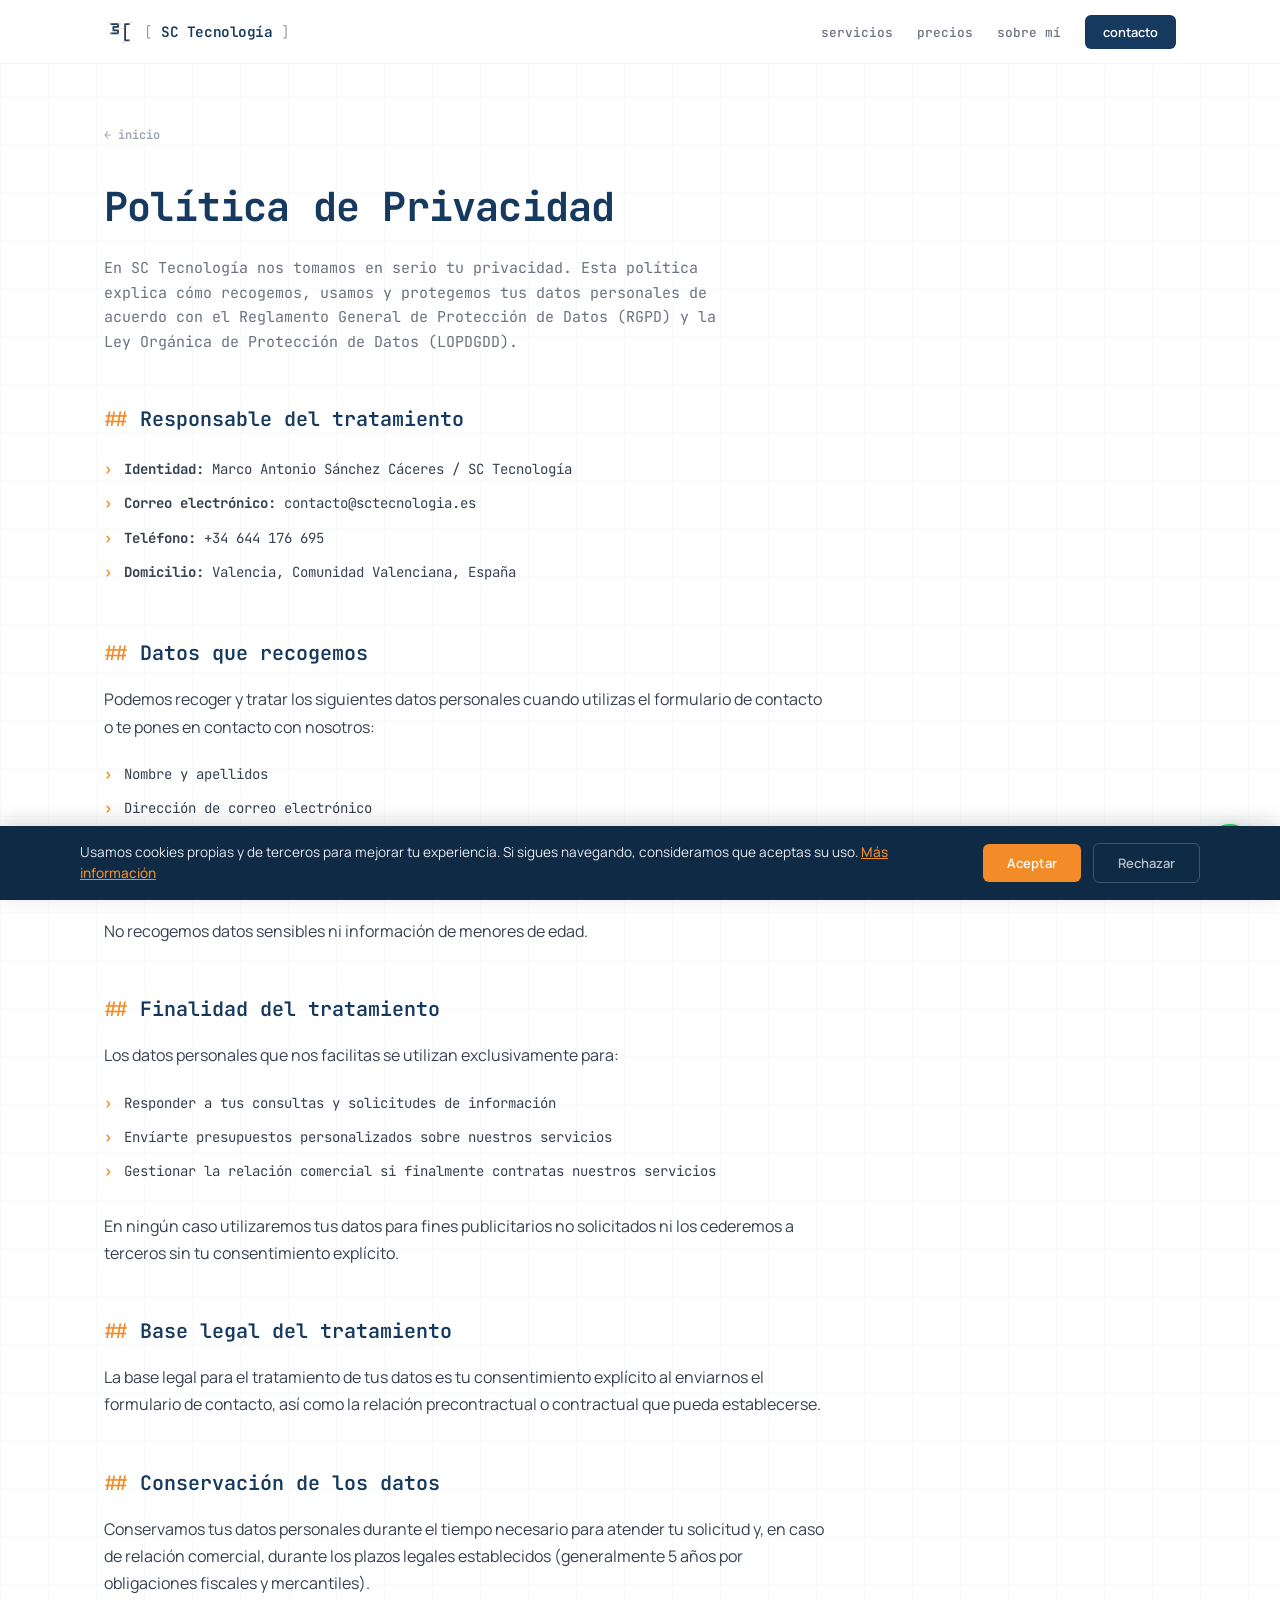
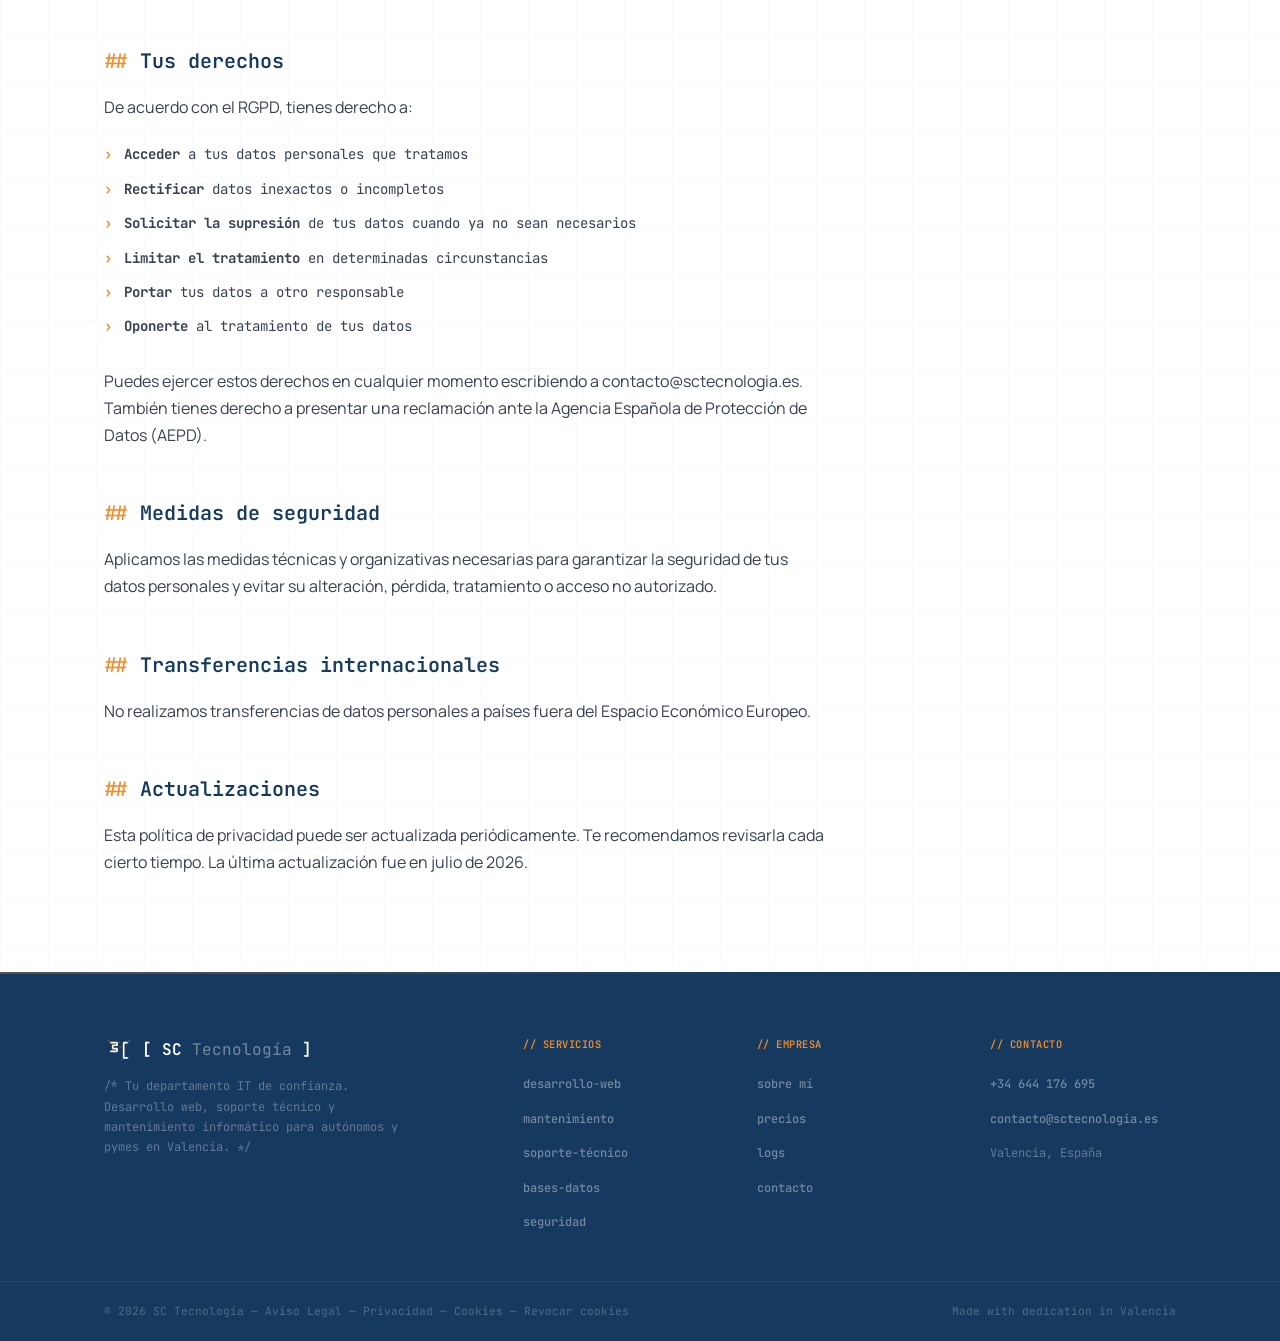
<file: privacidad/index.html>
<!DOCTYPE html>
<html lang="es">
<head>
  <meta charset="UTF-8">
  <meta name="viewport" content="width=device-width, initial-scale=1.0">
  <title>Política de Privacidad | SC Tecnología</title>
  <meta name="description" content="Política de Privacidad de SC Tecnología. Transparencia sobre cómo recogemos, usamos y protegemos tus datos personales según el RGPD.">
  <link rel="canonical" href="https://www.sctecnologia.es/privacidad/">
  <meta property="og:title" content="Política de Privacidad | SC Tecnología">
  <meta property="og:description" content="Política de Privacidad de SC Tecnología conforme al Reglamento General de Protección de Datos (RGPD).">
  <meta property="og:url" content="https://www.sctecnologia.es/privacidad/">
  <meta property="og:type" content="website">
  <meta property="og:locale" content="es_ES">
  <meta property="og:image" content="https://www.sctecnologia.es/img/og-image.png">
  <meta property="og:image:width" content="1200">
  <meta property="og:image:height" content="630">

  <meta name="twitter:card" content="summary_large_image">
  <meta name="twitter:title" content="Política de Privacidad | SC Tecnología">
  <meta name="twitter:description" content="Política de Privacidad de SC Tecnología conforme al RGPD.">
  <meta name="twitter:image" content="https://www.sctecnologia.es/img/og-image.png">

  <meta name="robots" content="index, follow">

  <link rel="preconnect" href="https://fonts.googleapis.com">
  <link rel="preconnect" href="https://fonts.gstatic.com" crossorigin>
  <link href="https://fonts.googleapis.com/css2?family=JetBrains+Mono:wght@400;500;600;700&family=Manrope:wght@400;500;600;700;800&display=swap" rel="stylesheet">
  <link rel="icon" type="image/svg+xml" href="../img/logo-icon.svg">
  <link rel="apple-touch-icon" href="../img/logo-icon.svg">
  <link rel="stylesheet" href="../styles.css">
</head>
<body>
  <header class="header" role="banner">
    <div class="container header-inner">
      <a href="../" class="logo" aria-label="SC Tecnología — Ir al inicio">
        <img src="../img/logo-icon.svg" alt="" class="logo-img" aria-hidden="true">
        <span class="logo-text"><span class="logo-bracket">[</span> SC Tecnología <span class="logo-bracket">]</span></span>
      </a>
      <nav class="nav" id="nav" role="navigation" aria-label="Navegación principal">
        <ul class="nav-list">
          <li><a href="../#servicios" class="nav-link">servicios</a></li>
          <li><a href="../precios/" class="nav-link">precios</a></li>
          <li><a href="../#sobre-mi" class="nav-link">sobre mí</a></li>
          <li><a href="../#contacto" class="nav-link nav-cta">contacto</a></li>
        </ul>
      </nav>
      <button class="menu-toggle" id="menuToggle" aria-label="Abrir menú" aria-expanded="false">
        <span></span><span></span><span></span>
      </button>
    </div>
  </header>

  <main class="service-page">
    <div class="container">
      <a href="../" class="back-link">← inicio</a>
      <h1>Política de Privacidad</h1>
      <p class="lead">En SC Tecnología nos tomamos en serio tu privacidad. Esta política explica cómo recogemos, usamos y protegemos tus datos personales de acuerdo con el Reglamento General de Protección de Datos (RGPD) y la Ley Orgánica de Protección de Datos (LOPDGDD).</p>

      <div class="service-content">

        <h2>Responsable del tratamiento</h2>
        <ul>
          <li><strong>Identidad:</strong> Marco Antonio Sánchez Cáceres / SC Tecnología</li>
          <li><strong>Correo electrónico:</strong> <a href="mailto:contacto@sctecnologia.es">contacto@sctecnologia.es</a></li>
          <li><strong>Teléfono:</strong> <a href="https://wa.me/34644176695" target="_blank" rel="noopener">+34 644 176 695</a></li>
          <li><strong>Domicilio:</strong> Valencia, Comunidad Valenciana, España</li>
        </ul>

        <h2>Datos que recogemos</h2>
        <p>Podemos recoger y tratar los siguientes datos personales cuando utilizas el formulario de contacto o te pones en contacto con nosotros:</p>
        <ul>
          <li>Nombre y apellidos</li>
          <li>Dirección de correo electrónico</li>
          <li>Número de teléfono (si lo proporcionas voluntariamente)</li>
          <li>Mensaje o consulta que nos haces llegar</li>
        </ul>
        <p>No recogemos datos sensibles ni información de menores de edad.</p>

        <h2>Finalidad del tratamiento</h2>
        <p>Los datos personales que nos facilitas se utilizan exclusivamente para:</p>
        <ul>
          <li>Responder a tus consultas y solicitudes de información</li>
          <li>Envíarte presupuestos personalizados sobre nuestros servicios</li>
          <li>Gestionar la relación comercial si finalmente contratas nuestros servicios</li>
        </ul>
        <p>En ningún caso utilizaremos tus datos para fines publicitarios no solicitados ni los cederemos a terceros sin tu consentimiento explícito.</p>

        <h2>Base legal del tratamiento</h2>
        <p>La base legal para el tratamiento de tus datos es tu consentimiento explícito al enviarnos el formulario de contacto, así como la relación precontractual o contractual que pueda establecerse.</p>

        <h2>Conservación de los datos</h2>
        <p>Conservamos tus datos personales durante el tiempo necesario para atender tu solicitud y, en caso de relación comercial, durante los plazos legales establecidos (generalmente 5 años por obligaciones fiscales y mercantiles).</p>

        <h2>Tus derechos</h2>
        <p>De acuerdo con el RGPD, tienes derecho a:</p>
        <ul>
          <li><strong>Acceder</strong> a tus datos personales que tratamos</li>
          <li><strong>Rectificar</strong> datos inexactos o incompletos</li>
          <li><strong>Solicitar la supresión</strong> de tus datos cuando ya no sean necesarios</li>
          <li><strong>Limitar el tratamiento</strong> en determinadas circunstancias</li>
          <li><strong>Portar</strong> tus datos a otro responsable</li>
          <li><strong>Oponerte</strong> al tratamiento de tus datos</li>
        </ul>
        <p>Puedes ejercer estos derechos en cualquier momento escribiendo a <a href="mailto:contacto@sctecnologia.es">contacto@sctecnologia.es</a>. También tienes derecho a presentar una reclamación ante la Agencia Española de Protección de Datos (AEPD).</p>

        <h2>Medidas de seguridad</h2>
        <p>Aplicamos las medidas técnicas y organizativas necesarias para garantizar la seguridad de tus datos personales y evitar su alteración, pérdida, tratamiento o acceso no autorizado.</p>

        <h2>Transferencias internacionales</h2>
        <p>No realizamos transferencias de datos personales a países fuera del Espacio Económico Europeo.</p>

        <h2>Actualizaciones</h2>
        <p>Esta política de privacidad puede ser actualizada periódicamente. Te recomendamos revisarla cada cierto tiempo. La última actualización fue en julio de 2026.</p>

      </div>
    </div>
  </main>

  <footer class="footer" role="contentinfo">
    <div class="container">
      <div class="footer-grid">
        <div class="footer-brand">
          <a href="../" class="footer-logo">
            <img src="../img/logo-icon-white.svg" alt="SC Tecnología" class="footer-logo-img">
            <span>[ SC <span class="footer-logo-light">Tecnología</span> ]</span>
          </a>
          <p class="footer-desc">/* Tu departamento IT de confianza. Desarrollo web, soporte técnico y mantenimiento informático para autónomos y pymes en Valencia. */</p>
        </div>
        <div class="footer-links">
          <h4 class="footer-heading">// servicios</h4>
          <ul>
            <li><a href="../servicios/desarrollo-web/">desarrollo-web</a></li>
            <li><a href="../servicios/mantenimiento-informatico/">mantenimiento</a></li>
            <li><a href="../servicios/soporte-tecnico/">soporte-técnico</a></li>
            <li><a href="../servicios/bases-datos-aplicaciones/">bases-datos</a></li>
            <li><a href="../servicios/seguridad-copias-seguridad/">seguridad</a></li>
          </ul>
        </div>
        <div class="footer-links">
          <h4 class="footer-heading">// empresa</h4>
          <ul>
            <li><a href="../#sobre-mi">sobre mí</a></li>
            <li><a href="../precios/">precios</a></li>
            <li><a href="../#testimonios">logs</a></li>
            <li><a href="../#contacto">contacto</a></li>
          </ul>
        </div>
        <div class="footer-contact">
          <h4 class="footer-heading">// contacto</h4>
          <ul>
            <li><a href="https://wa.me/34644176695" target="_blank" rel="noopener">+34 644 176 695</a></li>
            <li><a href="mailto:contacto@sctecnologia.es">contacto@sctecnologia.es</a></li>
            <li><span>Valencia, España</span></li>
          </ul>
        </div>
      </div>
    </div>
    <div class="footer-bottom">
      <div class="container footer-bottom-inner">
        <p>© 2026 SC Tecnología — <a href="../aviso-legal/">Aviso Legal</a> — <a href="../privacidad/">Privacidad</a> — <a href="../cookies/">Cookies</a> — <a href="#" onclick="revocarConsentimiento(); return false;">Revocar cookies</a></p>
        <p class="footer-made">Made with dedication in Valencia</p>
      </div>
    </div>
  </footer>

  <a href="https://wa.me/34644176695" target="_blank" rel="noopener" class="whatsapp-float" aria-label="Abrir WhatsApp">
    <svg viewBox="0 0 24 24" fill="currentColor"><path d="M17.472 14.382c-.297-.149-1.758-.867-2.03-.967-.273-.099-.471-.148-.67.15-.197.297-.767.966-.94 1.164-.173.199-.347.223-.644.075-.297-.15-1.255-.463-2.39-1.475-.883-.788-1.48-1.761-1.653-2.059-.173-.297-.018-.458.13-.606.134-.133.298-.347.446-.52.149-.174.198-.298.298-.497.099-.198.05-.371-.025-.52-.075-.149-.669-1.612-.916-2.207-.242-.579-.487-.5-.669-.51-.173-.008-.371-.01-.57-.01-.198 0-.52.074-.792.372-.272.297-1.04 1.016-1.04 2.479 0 1.462 1.065 2.875 1.213 3.074.149.198 2.096 3.2 5.077 4.487.709.306 1.262.489 1.694.625.712.227 1.36.195 1.871.118.571-.085 1.758-.719 2.006-1.413.248-.694.248-1.289.173-1.413-.074-.124-.272-.198-.57-.347m-5.421 7.403h-.004a9.87 9.87 0 01-5.031-1.378l-.361-.214-3.741.982.998-3.648-.235-.374a9.86 9.86 0 01-1.51-5.26c.001-5.45 4.436-9.884 9.888-9.884 2.64 0 5.122 1.03 6.988 2.898a9.825 9.825 0 012.893 6.994c-.003 5.45-4.437 9.884-9.885 9.884m8.413-18.297A11.815 11.815 0 0012.05 0C5.495 0 .16 5.335.157 11.892c0 2.096.547 4.142 1.588 5.945L.057 24l6.305-1.654a11.882 11.882 0 005.683 1.448h.005c6.554 0 11.89-5.335 11.893-11.893a11.821 11.821 0 00-3.48-8.413z"/></svg>
  </a>

  <aside class="cookie-banner" id="cookieBanner" role="dialog" aria-label="Aviso de cookies">
    <div class="cookie-banner-inner">
      <p>Usamos cookies propias y de terceros para mejorar tu experiencia. Si sigues navegando, consideramos que aceptas su uso. <a href="../cookies/" target="_blank">Más información</a></p>
      <div class="cookie-banner-actions">
        <button class="cookie-btn cookie-btn-accept" id="cookieAccept">Aceptar</button>
        <button class="cookie-btn cookie-btn-reject" id="cookieReject">Rechazar</button>
      </div>
    </div>
  </aside>

  <script src="../script.js"></script>
</body>
</html>
</file>
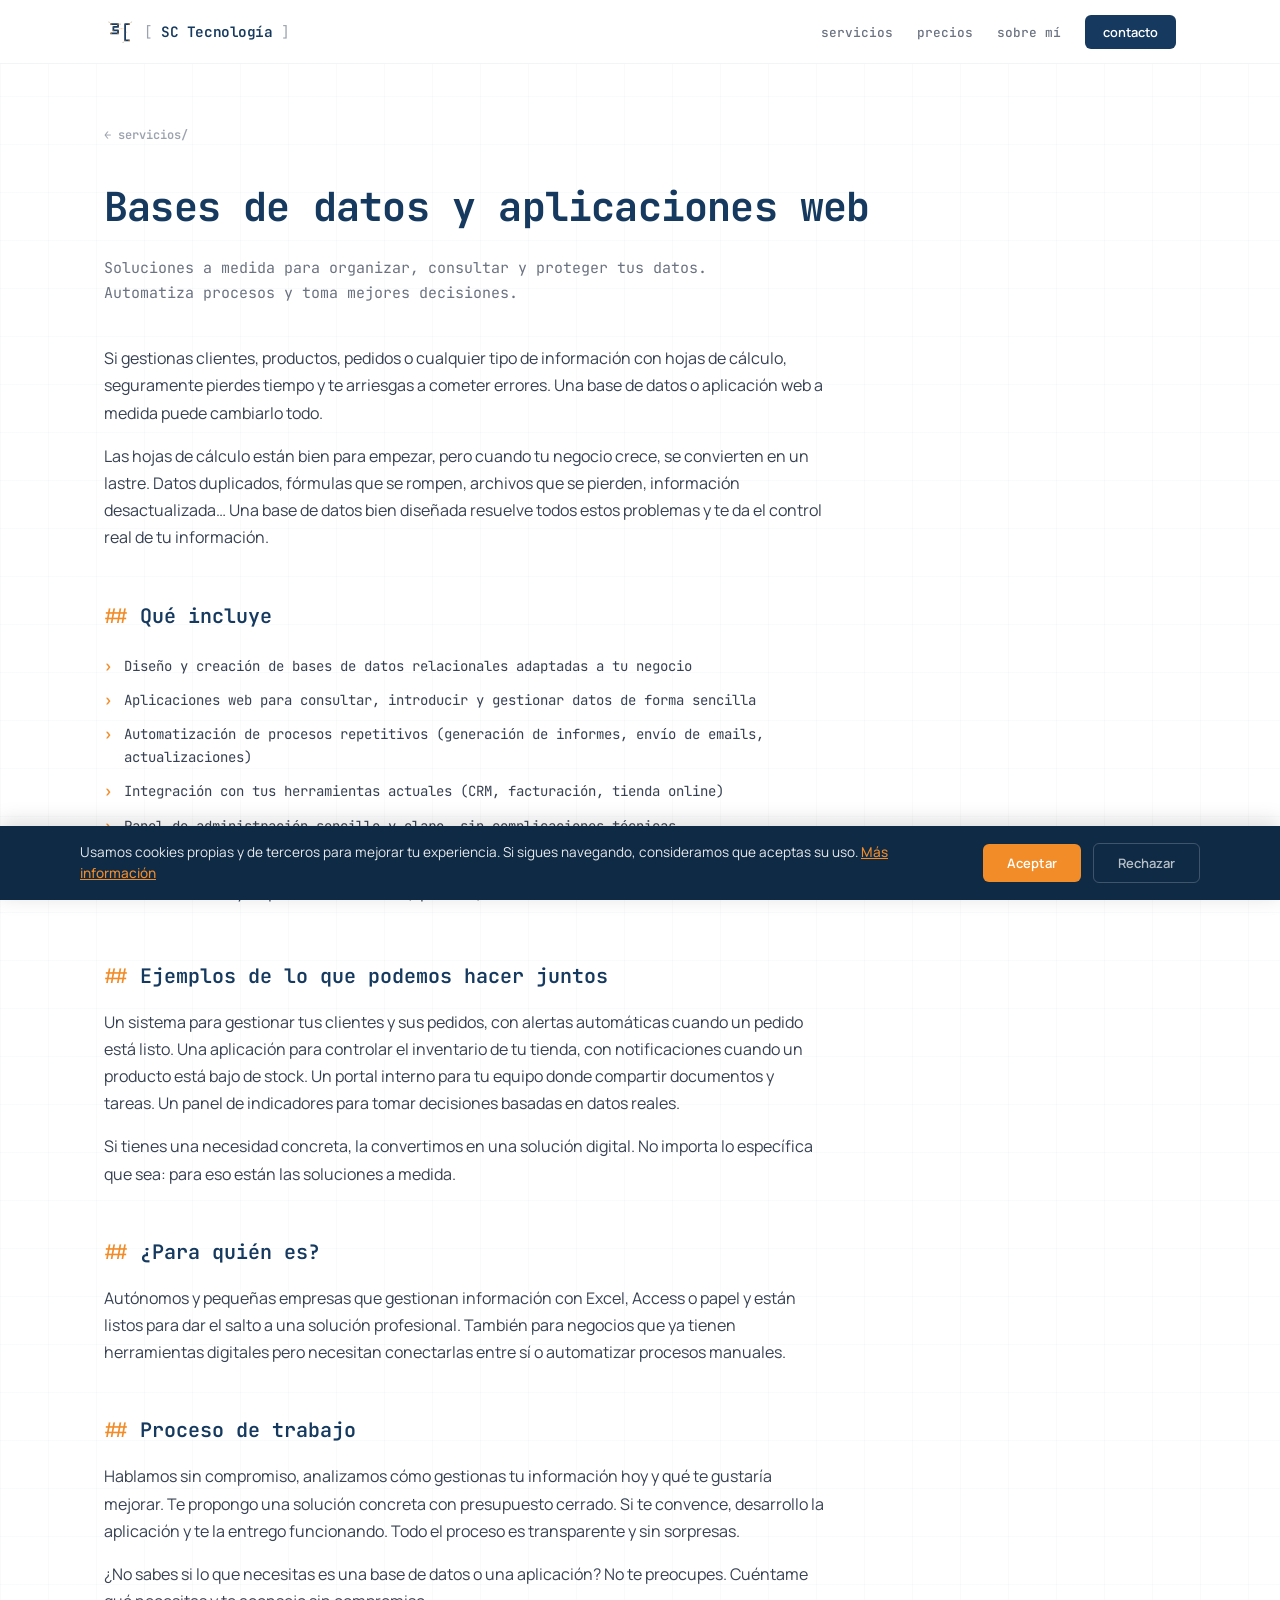
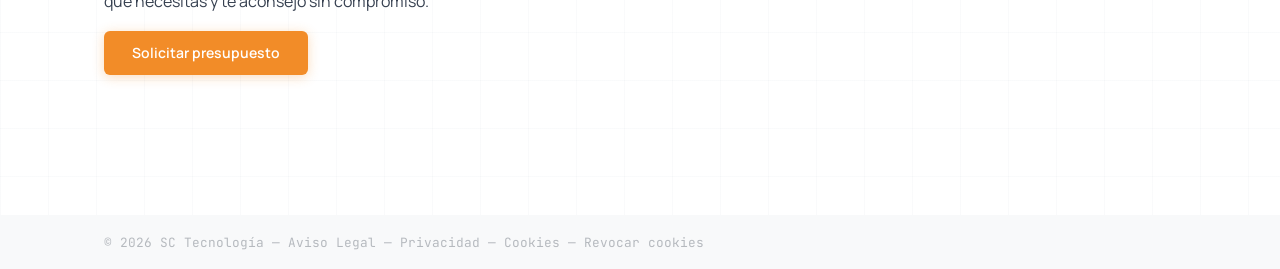
<file: servicios/bases-datos-aplicaciones/index.html>
<!DOCTYPE html>
<html lang="es">
<head>
  <meta charset="UTF-8">
  <meta name="viewport" content="width=device-width, initial-scale=1.0">
  <title>Bases de datos y aplicaciones web a medida | SC Tecnología</title>
  <meta name="description" content="Bases de datos y aplicaciones web a medida para autónomos y pymes. Automatiza procesos, organiza tus datos y toma mejores decisiones.">
  <link rel="canonical" href="https://www.sctecnologia.es/servicios/bases-datos-aplicaciones/">
  <meta property="og:title" content="Bases de datos y aplicaciones web a medida | SC Tecnología">
  <meta property="og:description" content="Soluciones a medida para organizar, consultar y proteger tus datos.">
  <meta property="og:url" content="https://www.sctecnologia.es/servicios/bases-datos-aplicaciones/">
  <meta property="og:type" content="website">
  <meta property="og:locale" content="es_ES">
  <meta property="og:image" content="https://www.sctecnologia.es/img/og-image.png">
  <meta property="og:image:width" content="1200">
  <meta property="og:image:height" content="630">
  <meta property="og:image:alt" content="Bases de datos y aplicaciones web a medida | SC Tecnología">

  <meta name="twitter:card" content="summary_large_image">
  <meta name="twitter:title" content="Bases de datos y aplicaciones web a medida | SC Tecnología">
  <meta name="twitter:description" content="Soluciones a medida para organizar, consultar y proteger tus datos.">
  <meta name="twitter:image" content="https://www.sctecnologia.es/img/og-image.png">

  <link rel="preconnect" href="https://fonts.googleapis.com">
  <link rel="preconnect" href="https://fonts.gstatic.com" crossorigin>
  <link href="https://fonts.googleapis.com/css2?family=JetBrains+Mono:wght@400;500;600;700&family=Manrope:wght@400;500;600;700;800&display=swap" rel="stylesheet">
  <link rel="icon" type="image/svg+xml" href="../../img/logo-icon.svg">
  <link rel="apple-touch-icon" href="../../img/logo-icon.svg">
  <link rel="stylesheet" href="../../styles.css">

  <script type="application/ld+json">
  {
    "@context": "https://schema.org",
    "@type": "Service",
    "name": "Bases de datos y aplicaciones web a medida",
    "description": "Soluciones a medida para organizar, consultar y proteger tus datos. Automatización de procesos y paneles de administración para autónomos y pymes en Valencia.",
    "provider": {
      "@type": "LocalBusiness",
      "name": "SC Tecnología",
      "url": "https://www.sctecnologia.es"
    },
    "areaServed": [
      { "@type": "City", "name": "Valencia" },
      { "@type": "State", "name": "Comunidad Valenciana" }
    ],
    "serviceType": "Bases de datos y aplicaciones web"
  }
  </script>
  <script type="application/ld+json">
  {
    "@context": "https://schema.org",
    "@type": "BreadcrumbList",
    "itemListElement": [
      { "@type": "ListItem", "position": 1, "name": "Inicio", "item": "https://www.sctecnologia.es" },
      { "@type": "ListItem", "position": 2, "name": "Servicios", "item": "https://www.sctecnologia.es/#servicios" },
      { "@type": "ListItem", "position": 3, "name": "Bases de datos y aplicaciones", "item": "https://www.sctecnologia.es/servicios/bases-datos-aplicaciones/" }
    ]
  }
  </script>
</head>
<body>
  <header class="header" role="banner">
    <div class="container header-inner">
      <a href="../../" class="logo" aria-label="SC Tecnología — Ir al inicio">
        <img src="../../img/logo-icon.svg" alt="" class="logo-img" aria-hidden="true">
        <span class="logo-text"><span class="logo-bracket">[</span> SC Tecnología <span class="logo-bracket">]</span></span>
      </a>
      <nav class="nav" id="nav" role="navigation" aria-label="Navegación principal">
        <ul class="nav-list">
          <li><a href="../../#servicios" class="nav-link">servicios</a></li>
          <li><a href="../../precios/" class="nav-link">precios</a></li>
          <li><a href="../../#sobre-mi" class="nav-link">sobre mí</a></li>
          <li><a href="../../#contacto" class="nav-link nav-cta">contacto</a></li>
        </ul>
      </nav>
      <button class="menu-toggle" id="menuToggle" aria-label="Abrir menú" aria-expanded="false">
        <span></span><span></span><span></span>
      </button>
    </div>
  </header>
  <main class="service-page">
    <div class="container">
      <a href="../../#servicios" class="back-link">← servicios/</a>
      <h1>Bases de datos y aplicaciones web</h1>
      <p class="lead">Soluciones a medida para organizar, consultar y proteger tus datos. Automatiza procesos y toma mejores decisiones.</p>
      <div class="service-content">
        <p>Si gestionas clientes, productos, pedidos o cualquier tipo de información con hojas de cálculo, seguramente pierdes tiempo y te arriesgas a cometer errores. Una base de datos o aplicación web a medida puede cambiarlo todo.</p>

        <p>Las hojas de cálculo están bien para empezar, pero cuando tu negocio crece, se convierten en un lastre. Datos duplicados, fórmulas que se rompen, archivos que se pierden, información desactualizada… Una base de datos bien diseñada resuelve todos estos problemas y te da el control real de tu información.</p>

        <h2>Qué incluye</h2>
        <ul>
          <li>Diseño y creación de bases de datos relacionales adaptadas a tu negocio</li>
          <li>Aplicaciones web para consultar, introducir y gestionar datos de forma sencilla</li>
          <li>Automatización de procesos repetitivos (generación de informes, envío de emails, actualizaciones)</li>
          <li>Integración con tus herramientas actuales (CRM, facturación, tienda online)</li>
          <li>Panel de administración sencillo y claro, sin complicaciones técnicas</li>
          <li>Formación básica para que tú o tu equipo podáis usar la aplicación desde el día uno</li>
          <li>Mantenimiento y soporte continuado (opcional)</li>
        </ul>

        <h2>Ejemplos de lo que podemos hacer juntos</h2>
        <p>Un sistema para gestionar tus clientes y sus pedidos, con alertas automáticas cuando un pedido está listo. Una aplicación para controlar el inventario de tu tienda, con notificaciones cuando un producto está bajo de stock. Un portal interno para tu equipo donde compartir documentos y tareas. Un panel de indicadores para tomar decisiones basadas en datos reales.</p>
        <p>Si tienes una necesidad concreta, la convertimos en una solución digital. No importa lo específica que sea: para eso están las soluciones a medida.</p>

        <h2>¿Para quién es?</h2>
        <p>Autónomos y pequeñas empresas que gestionan información con Excel, Access o papel y están listos para dar el salto a una solución profesional. También para negocios que ya tienen herramientas digitales pero necesitan conectarlas entre sí o automatizar procesos manuales.</p>

        <h2>Proceso de trabajo</h2>
        <p>Hablamos sin compromiso, analizamos cómo gestionas tu información hoy y qué te gustaría mejorar. Te propongo una solución concreta con presupuesto cerrado. Si te convence, desarrollo la aplicación y te la entrego funcionando. Todo el proceso es transparente y sin sorpresas.</p>

        <p>¿No sabes si lo que necesitas es una base de datos o una aplicación? No te preocupes. <a href="../../#contacto">Cuéntame qué necesitas</a> y te aconsejo sin compromiso.</p>

        <a href="../../#contacto" class="btn btn-primary">Solicitar presupuesto</a>
      </div>
    </div>
  </main>
  <footer class="footer-bottom" style="background:var(--color-gray-50);padding:16px 0;margin-top:60px;">
    <div class="container footer-bottom-inner">
      <p style="font-size:0.8rem;">© 2026 SC Tecnología — <a href="../../aviso-legal/">Aviso Legal</a> — <a href="../../privacidad/">Privacidad</a> — <a href="../../cookies/">Cookies</a> — <a href="#" onclick="revocarConsentimiento(); return false;">Revocar cookies</a></p>
    </div>
  </footer>
  <aside class="cookie-banner" id="cookieBanner" role="dialog" aria-label="Aviso de cookies">
    <div class="cookie-banner-inner">
      <p>Usamos cookies propias y de terceros para mejorar tu experiencia. Si sigues navegando, consideramos que aceptas su uso. <a href="../../cookies/" target="_blank">Más información</a></p>
      <div class="cookie-banner-actions">
        <button class="cookie-btn cookie-btn-accept" id="cookieAccept">Aceptar</button>
        <button class="cookie-btn cookie-btn-reject" id="cookieReject">Rechazar</button>
      </div>
    </div>
  </aside>
  <script src="../../script.js"></script>
</body>
</html>
</file>
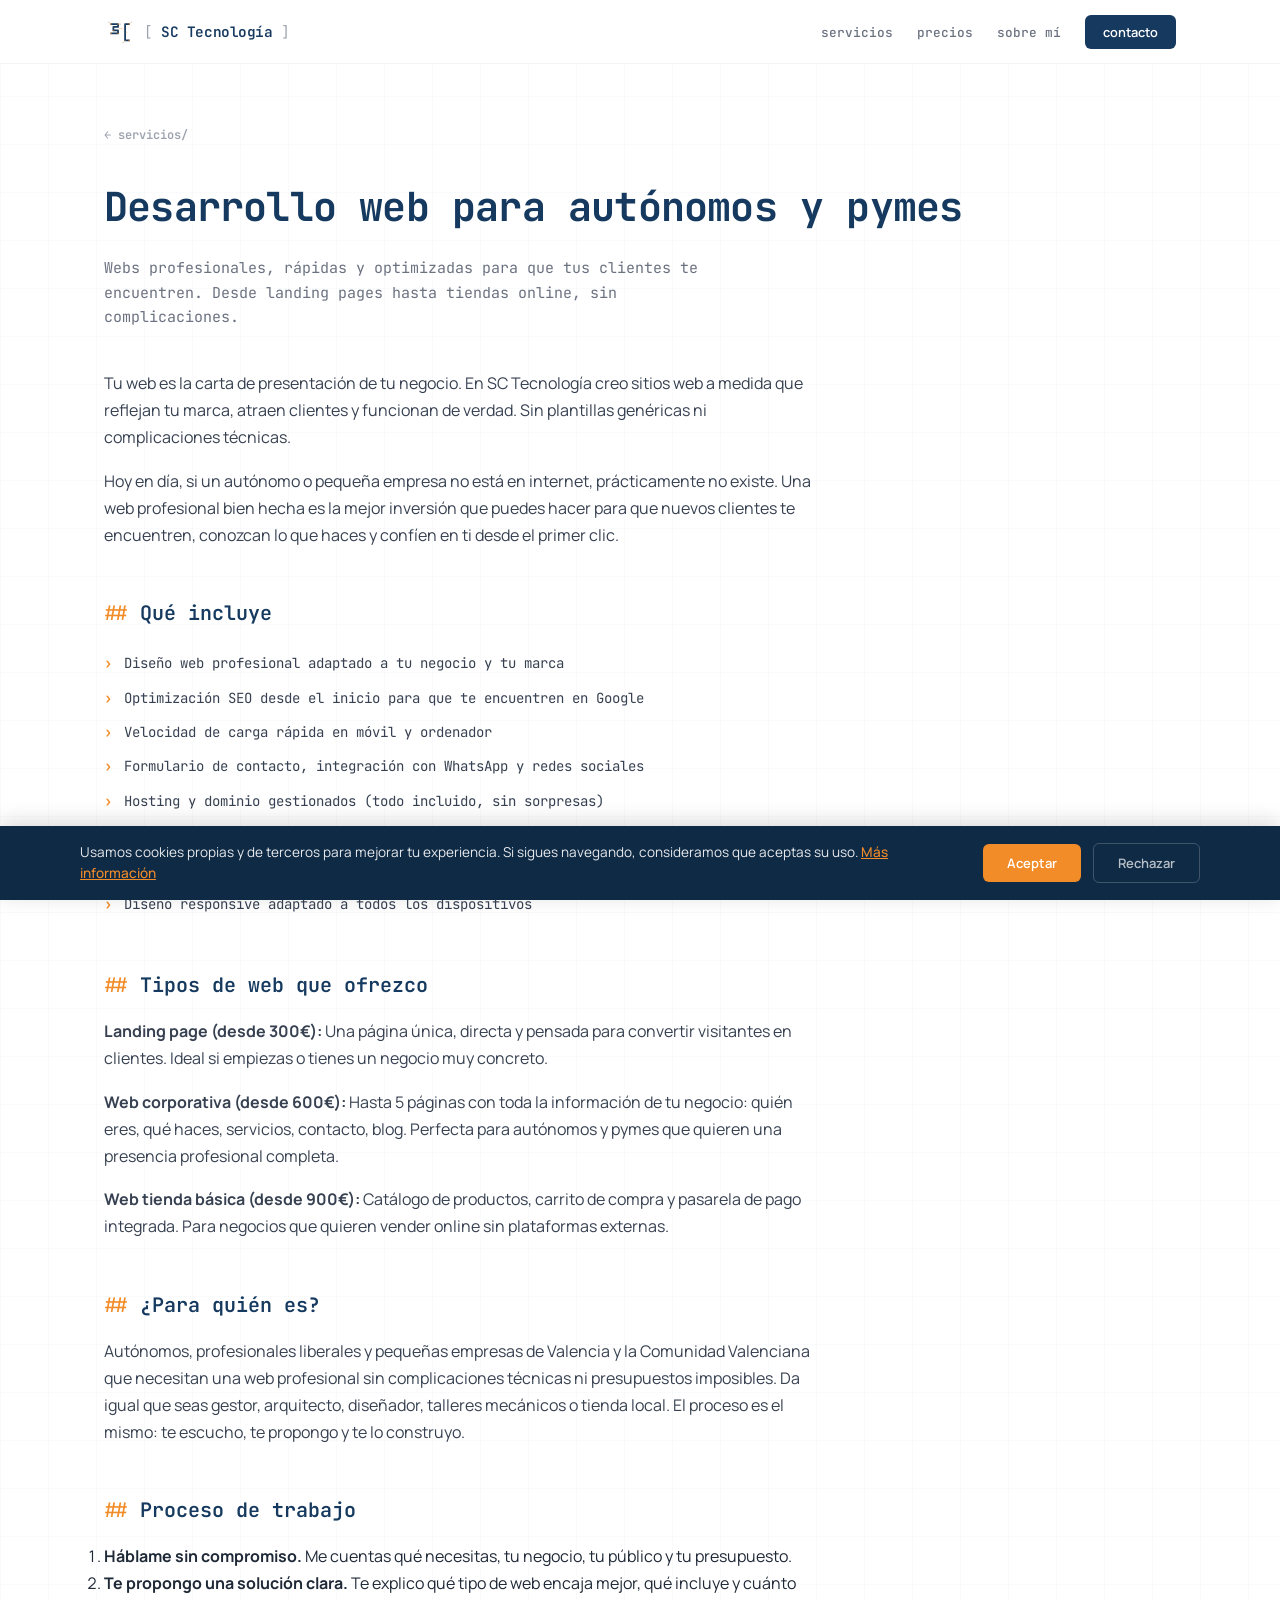
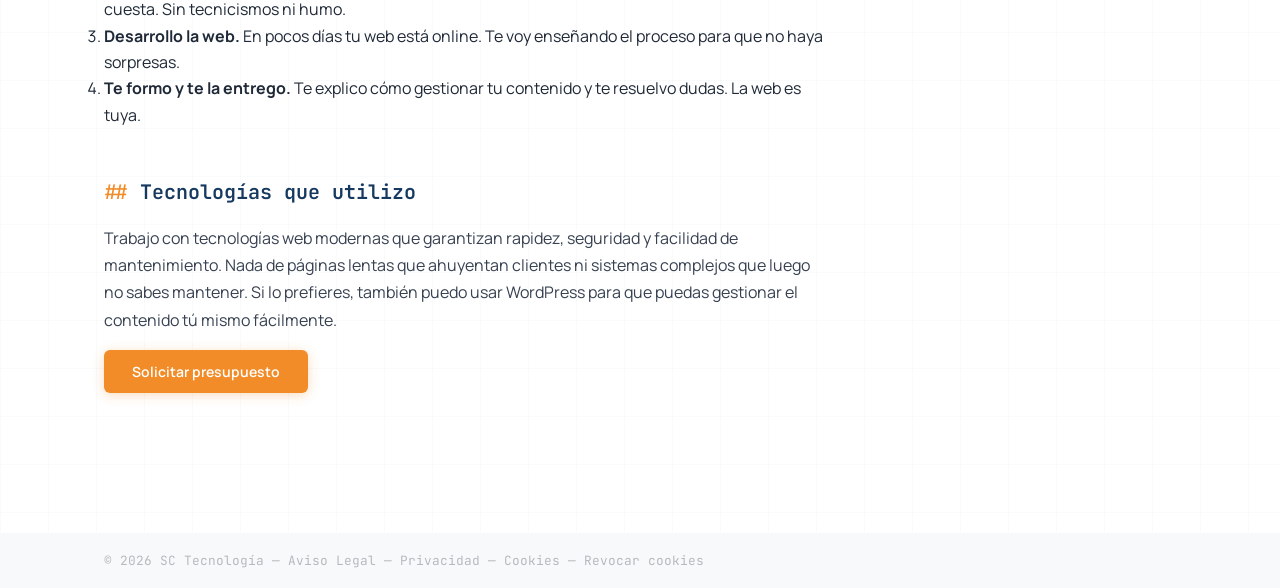
<file: servicios/desarrollo-web/index.html>
<!DOCTYPE html>
<html lang="es">
<head>
  <meta charset="UTF-8">
  <meta name="viewport" content="width=device-width, initial-scale=1.0">
  <title>Desarrollo web para autónomos y pymes | SC Tecnología</title>
  <meta name="description" content="Desarrollo web profesional para autónomos y pequeñas empresas en Valencia. Webs rápidas, optimizadas para SEO y adaptadas a tus necesidades.">
  <link rel="canonical" href="https://www.sctecnologia.es/servicios/desarrollo-web/">
  <meta property="og:title" content="Desarrollo web para autónomos y pymes | SC Tecnología">
  <meta property="og:description" content="Webs profesionales, rápidas y a medida para autónomos y pymes en Valencia.">
  <meta property="og:url" content="https://www.sctecnologia.es/servicios/desarrollo-web/">
  <meta property="og:type" content="website">
  <meta property="og:locale" content="es_ES">
  <meta property="og:image" content="https://www.sctecnologia.es/img/og-image.png">
  <meta property="og:image:width" content="1200">
  <meta property="og:image:height" content="630">
  <meta property="og:image:alt" content="Desarrollo web para autónomos y pymes | SC Tecnología">

  <meta name="twitter:card" content="summary_large_image">
  <meta name="twitter:title" content="Desarrollo web para autónomos y pymes | SC Tecnología">
  <meta name="twitter:description" content="Webs profesionales, rápidas y a medida para autónomos y pymes en Valencia.">
  <meta name="twitter:image" content="https://www.sctecnologia.es/img/og-image.png">

  <link rel="preconnect" href="https://fonts.googleapis.com">
  <link rel="preconnect" href="https://fonts.gstatic.com" crossorigin>
  <link href="https://fonts.googleapis.com/css2?family=JetBrains+Mono:wght@400;500;600;700&family=Manrope:wght@400;500;600;700;800&display=swap" rel="stylesheet">
  <link rel="icon" type="image/svg+xml" href="../../img/logo-icon.svg">
  <link rel="apple-touch-icon" href="../../img/logo-icon.svg">
  <link rel="stylesheet" href="../../styles.css">

  <script type="application/ld+json">
  {
    "@context": "https://schema.org",
    "@type": "Service",
    "name": "Desarrollo web para autónomos y pymes",
    "description": "Webs profesionales, rápidas y optimizadas para autónomos y pequeñas empresas en Valencia. Landing pages, webs corporativas y tiendas online.",
    "provider": {
      "@type": "LocalBusiness",
      "name": "SC Tecnología",
      "url": "https://www.sctecnologia.es"
    },
    "areaServed": [
      { "@type": "City", "name": "Valencia" },
      { "@type": "State", "name": "Comunidad Valenciana" }
    ],
    "serviceType": "Desarrollo web",
    "offers": [
      { "@type": "Offer", "name": "Landing page", "price": "300", "priceCurrency": "EUR", "priceType": "Starting from" },
      { "@type": "Offer", "name": "Web corporativa", "price": "600", "priceCurrency": "EUR", "priceType": "Starting from" },
      { "@type": "Offer", "name": "Web tienda básica", "price": "900", "priceCurrency": "EUR", "priceType": "Starting from" }
    ]
  }
  </script>
  <script type="application/ld+json">
  {
    "@context": "https://schema.org",
    "@type": "BreadcrumbList",
    "itemListElement": [
      { "@type": "ListItem", "position": 1, "name": "Inicio", "item": "https://www.sctecnologia.es" },
      { "@type": "ListItem", "position": 2, "name": "Servicios", "item": "https://www.sctecnologia.es/#servicios" },
      { "@type": "ListItem", "position": 3, "name": "Desarrollo web", "item": "https://www.sctecnologia.es/servicios/desarrollo-web/" }
    ]
  }
  </script>
</head>
<body>
  <header class="header" role="banner">
    <div class="container header-inner">
      <a href="../../" class="logo" aria-label="SC Tecnología — Ir al inicio">
        <img src="../../img/logo-icon.svg" alt="" class="logo-img" aria-hidden="true">
        <span class="logo-text"><span class="logo-bracket">[</span> SC Tecnología <span class="logo-bracket">]</span></span>
      </a>
      <nav class="nav" id="nav" role="navigation" aria-label="Navegación principal">
        <ul class="nav-list">
          <li><a href="../../#servicios" class="nav-link">servicios</a></li>
          <li><a href="../../precios/" class="nav-link">precios</a></li>
          <li><a href="../../#sobre-mi" class="nav-link">sobre mí</a></li>
          <li><a href="../../#contacto" class="nav-link nav-cta">contacto</a></li>
        </ul>
      </nav>
      <button class="menu-toggle" id="menuToggle" aria-label="Abrir menú" aria-expanded="false">
        <span></span><span></span><span></span>
      </button>
    </div>
  </header>

  <main class="service-page">
    <div class="container">
      <a href="../../#servicios" class="back-link">← servicios/</a>
      <h1>Desarrollo web para autónomos y pymes</h1>
      <p class="lead">Webs profesionales, rápidas y optimizadas para que tus clientes te encuentren. Desde landing pages hasta tiendas online, sin complicaciones.</p>
      <div class="service-content">
        <p>Tu web es la carta de presentación de tu negocio. En SC Tecnología creo sitios web a medida que reflejan tu marca, atraen clientes y funcionan de verdad. Sin plantillas genéricas ni complicaciones técnicas.</p>

        <p>Hoy en día, si un autónomo o pequeña empresa no está en internet, prácticamente no existe. Una web profesional bien hecha es la mejor inversión que puedes hacer para que nuevos clientes te encuentren, conozcan lo que haces y confíen en ti desde el primer clic.</p>

        <h2>Qué incluye</h2>
        <ul>
          <li>Diseño web profesional adaptado a tu negocio y tu marca</li>
          <li>Optimización SEO desde el inicio para que te encuentren en Google</li>
          <li>Velocidad de carga rápida en móvil y ordenador</li>
          <li>Formulario de contacto, integración con WhatsApp y redes sociales</li>
          <li>Hosting y dominio gestionados (todo incluido, sin sorpresas)</li>
          <li>Formación básica para que puedas gestionar tu contenido</li>
          <li>Certificado SSL gratuito (tu web segura para los visitantes)</li>
          <li>Diseño responsive adaptado a todos los dispositivos</li>
        </ul>

        <h2>Tipos de web que ofrezco</h2>
        <p><strong>Landing page (desde 300€):</strong> Una página única, directa y pensada para convertir visitantes en clientes. Ideal si empiezas o tienes un negocio muy concreto.</p>
        <p><strong>Web corporativa (desde 600€):</strong> Hasta 5 páginas con toda la información de tu negocio: quién eres, qué haces, servicios, contacto, blog. Perfecta para autónomos y pymes que quieren una presencia profesional completa.</p>
        <p><strong>Web tienda básica (desde 900€):</strong> Catálogo de productos, carrito de compra y pasarela de pago integrada. Para negocios que quieren vender online sin plataformas externas.</p>

        <h2>¿Para quién es?</h2>
        <p>Autónomos, profesionales liberales y pequeñas empresas de Valencia y la Comunidad Valenciana que necesitan una web profesional sin complicaciones técnicas ni presupuestos imposibles. Da igual que seas gestor, arquitecto, diseñador, talleres mecánicos o tienda local. El proceso es el mismo: te escucho, te propongo y te lo construyo.</p>

        <h2>Proceso de trabajo</h2>
        <ol>
          <li><strong>Háblame sin compromiso.</strong> Me cuentas qué necesitas, tu negocio, tu público y tu presupuesto.</li>
          <li><strong>Te propongo una solución clara.</strong> Te explico qué tipo de web encaja mejor, qué incluye y cuánto cuesta. Sin tecnicismos ni humo.</li>
          <li><strong>Desarrollo la web.</strong> En pocos días tu web está online. Te voy enseñando el proceso para que no haya sorpresas.</li>
          <li><strong>Te formo y te la entrego.</strong> Te explico cómo gestionar tu contenido y te resuelvo dudas. La web es tuya.</li>
        </ol>

        <h2>Tecnologías que utilizo</h2>
        <p>Trabajo con tecnologías web modernas que garantizan rapidez, seguridad y facilidad de mantenimiento. Nada de páginas lentas que ahuyentan clientes ni sistemas complejos que luego no sabes mantener. Si lo prefieres, también puedo usar WordPress para que puedas gestionar el contenido tú mismo fácilmente.</p>

        <a href="../../#contacto" class="btn btn-primary">Solicitar presupuesto</a>
      </div>
    </div>
  </main>
  <footer class="footer-bottom" style="background:var(--color-gray-50);padding:16px 0;margin-top:60px;">
    <div class="container footer-bottom-inner">
      <p style="font-size:0.8rem;">© 2026 SC Tecnología — <a href="../../aviso-legal/">Aviso Legal</a> — <a href="../../privacidad/">Privacidad</a> — <a href="../../cookies/">Cookies</a> — <a href="#" onclick="revocarConsentimiento(); return false;">Revocar cookies</a></p>
    </div>
  </footer>
  <aside class="cookie-banner" id="cookieBanner" role="dialog" aria-label="Aviso de cookies">
    <div class="cookie-banner-inner">
      <p>Usamos cookies propias y de terceros para mejorar tu experiencia. Si sigues navegando, consideramos que aceptas su uso. <a href="../../cookies/" target="_blank">Más información</a></p>
      <div class="cookie-banner-actions">
        <button class="cookie-btn cookie-btn-accept" id="cookieAccept">Aceptar</button>
        <button class="cookie-btn cookie-btn-reject" id="cookieReject">Rechazar</button>
      </div>
    </div>
  </aside>
  <script src="../../script.js"></script>
</body>
</html>
</file>
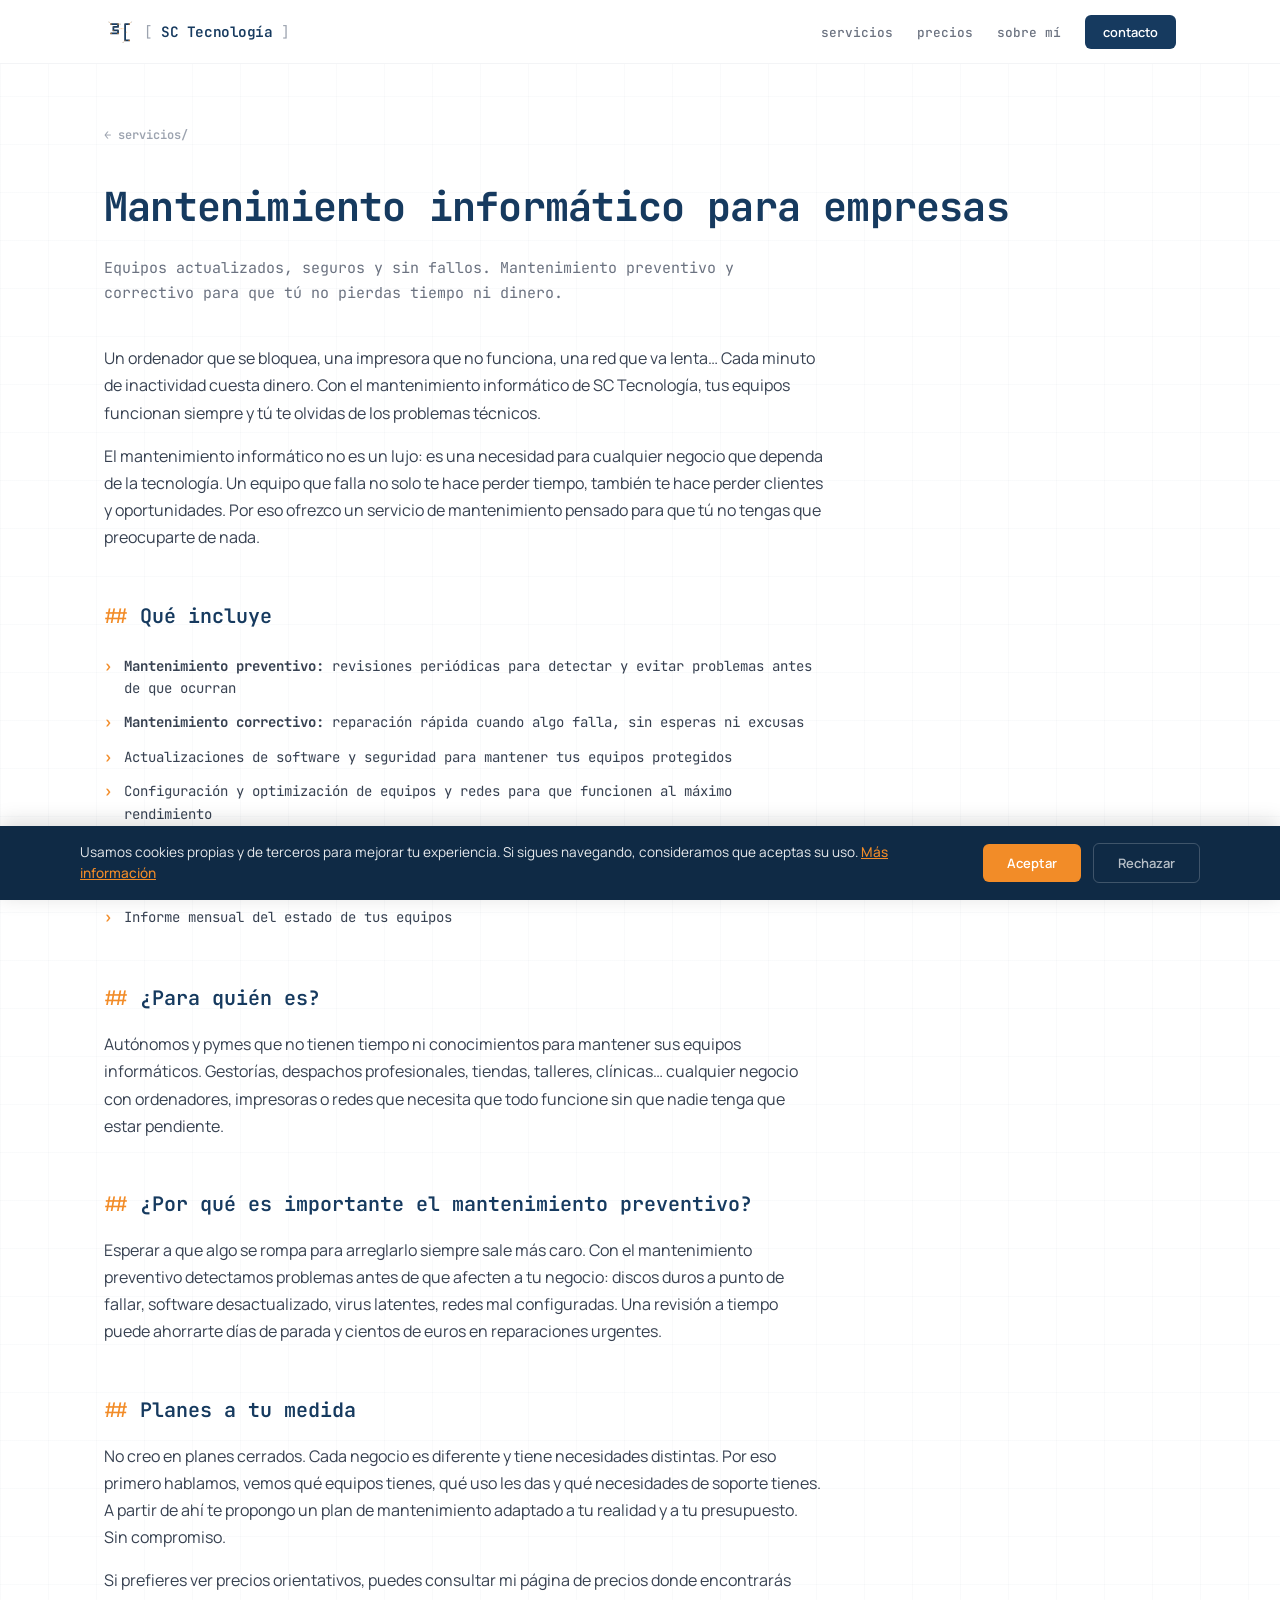
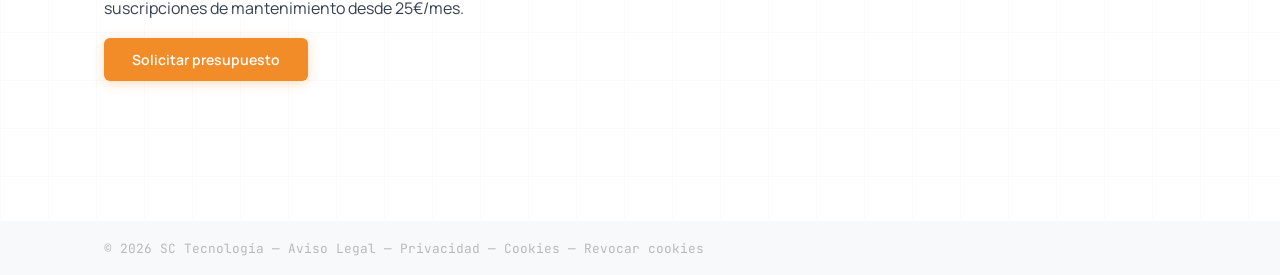
<file: servicios/mantenimiento-informatico/index.html>
<!DOCTYPE html>
<html lang="es">
<head>
  <meta charset="UTF-8">
  <meta name="viewport" content="width=device-width, initial-scale=1.0">
  <title>Mantenimiento informático para empresas y autónomos | SC Tecnología</title>
  <meta name="description" content="Mantenimiento informático para autónomos y pymes en Valencia. Equipos actualizados, seguros y sin fallos. Prevención y resolución rápida.">
  <link rel="canonical" href="https://www.sctecnologia.es/servicios/mantenimiento-informatico/">
  <meta property="og:title" content="Mantenimiento informático para empresas y autónomos | SC Tecnología">
  <meta property="og:description" content="Equipos actualizados, seguros y sin fallos. Mantenimiento preventivo y correctivo.">
  <meta property="og:url" content="https://www.sctecnologia.es/servicios/mantenimiento-informatico/">
  <meta property="og:type" content="website">
  <meta property="og:locale" content="es_ES">
  <meta property="og:image" content="https://www.sctecnologia.es/img/og-image.png">
  <meta property="og:image:width" content="1200">
  <meta property="og:image:height" content="630">
  <meta property="og:image:alt" content="Mantenimiento informático para empresas y autónomos | SC Tecnología">

  <meta name="twitter:card" content="summary_large_image">
  <meta name="twitter:title" content="Mantenimiento informático para empresas y autónomos | SC Tecnología">
  <meta name="twitter:description" content="Equipos actualizados, seguros y sin fallos. Mantenimiento preventivo y correctivo.">
  <meta name="twitter:image" content="https://www.sctecnologia.es/img/og-image.png">

  <link rel="preconnect" href="https://fonts.googleapis.com">
  <link rel="preconnect" href="https://fonts.gstatic.com" crossorigin>
  <link href="https://fonts.googleapis.com/css2?family=JetBrains+Mono:wght@400;500;600;700&family=Manrope:wght@400;500;600;700;800&display=swap" rel="stylesheet">
  <link rel="icon" type="image/svg+xml" href="../../img/logo-icon.svg">
  <link rel="apple-touch-icon" href="../../img/logo-icon.svg">
  <link rel="stylesheet" href="../../styles.css">

  <script type="application/ld+json">
  {
    "@context": "https://schema.org",
    "@type": "Service",
    "name": "Mantenimiento informático para empresas y autónomos",
    "description": "Mantenimiento informático preventivo y correctivo para autónomos y pymes en Valencia. Equipos actualizados, seguros y sin fallos.",
    "provider": {
      "@type": "LocalBusiness",
      "name": "SC Tecnología",
      "url": "https://www.sctecnologia.es"
    },
    "areaServed": [
      { "@type": "City", "name": "Valencia" },
      { "@type": "State", "name": "Comunidad Valenciana" }
    ],
    "serviceType": "Mantenimiento informático",
    "offers": {
      "@type": "Offer",
      "price": "25",
      "priceCurrency": "EUR",
      "priceType": "Starting from"
    }
  }
  </script>
  <script type="application/ld+json">
  {
    "@context": "https://schema.org",
    "@type": "BreadcrumbList",
    "itemListElement": [
      { "@type": "ListItem", "position": 1, "name": "Inicio", "item": "https://www.sctecnologia.es" },
      { "@type": "ListItem", "position": 2, "name": "Servicios", "item": "https://www.sctecnologia.es/#servicios" },
      { "@type": "ListItem", "position": 3, "name": "Mantenimiento informático", "item": "https://www.sctecnologia.es/servicios/mantenimiento-informatico/" }
    ]
  }
  </script>
</head>
<body>
  <header class="header" role="banner">
    <div class="container header-inner">
      <a href="../../" class="logo" aria-label="SC Tecnología — Ir al inicio">
        <img src="../../img/logo-icon.svg" alt="" class="logo-img" aria-hidden="true">
        <span class="logo-text"><span class="logo-bracket">[</span> SC Tecnología <span class="logo-bracket">]</span></span>
      </a>
      <nav class="nav" id="nav" role="navigation" aria-label="Navegación principal">
        <ul class="nav-list">
          <li><a href="../../#servicios" class="nav-link">servicios</a></li>
          <li><a href="../../precios/" class="nav-link">precios</a></li>
          <li><a href="../../#sobre-mi" class="nav-link">sobre mí</a></li>
          <li><a href="../../#contacto" class="nav-link nav-cta">contacto</a></li>
        </ul>
      </nav>
      <button class="menu-toggle" id="menuToggle" aria-label="Abrir menú" aria-expanded="false">
        <span></span><span></span><span></span>
      </button>
    </div>
  </header>
  <main class="service-page">
    <div class="container">
      <a href="../../#servicios" class="back-link">← servicios/</a>
      <h1>Mantenimiento informático para empresas</h1>
      <p class="lead">Equipos actualizados, seguros y sin fallos. Mantenimiento preventivo y correctivo para que tú no pierdas tiempo ni dinero.</p>
      <div class="service-content">
        <p>Un ordenador que se bloquea, una impresora que no funciona, una red que va lenta… Cada minuto de inactividad cuesta dinero. Con el mantenimiento informático de SC Tecnología, tus equipos funcionan siempre y tú te olvidas de los problemas técnicos.</p>

        <p>El mantenimiento informático no es un lujo: es una necesidad para cualquier negocio que dependa de la tecnología. Un equipo que falla no solo te hace perder tiempo, también te hace perder clientes y oportunidades. Por eso ofrezco un servicio de mantenimiento pensado para que tú no tengas que preocuparte de nada.</p>

        <h2>Qué incluye</h2>
        <ul>
          <li><strong>Mantenimiento preventivo:</strong> revisiones periódicas para detectar y evitar problemas antes de que ocurran</li>
          <li><strong>Mantenimiento correctivo:</strong> reparación rápida cuando algo falla, sin esperas ni excusas</li>
          <li>Actualizaciones de software y seguridad para mantener tus equipos protegidos</li>
          <li>Configuración y optimización de equipos y redes para que funcionen al máximo rendimiento</li>
          <li>Limpieza física y digital de los equipos</li>
          <li>Atención presencial en Valencia y remota en toda la Comunidad Valenciana</li>
          <li>Informe mensual del estado de tus equipos</li>
        </ul>

        <h2>¿Para quién es?</h2>
        <p>Autónomos y pymes que no tienen tiempo ni conocimientos para mantener sus equipos informáticos. Gestorías, despachos profesionales, tiendas, talleres, clínicas… cualquier negocio con ordenadores, impresoras o redes que necesita que todo funcione sin que nadie tenga que estar pendiente.</p>

        <h2>¿Por qué es importante el mantenimiento preventivo?</h2>
        <p>Esperar a que algo se rompa para arreglarlo siempre sale más caro. Con el mantenimiento preventivo detectamos problemas antes de que afecten a tu negocio: discos duros a punto de fallar, software desactualizado, virus latentes, redes mal configuradas. Una revisión a tiempo puede ahorrarte días de parada y cientos de euros en reparaciones urgentes.</p>

        <h2>Planes a tu medida</h2>
        <p>No creo en planes cerrados. Cada negocio es diferente y tiene necesidades distintas. Por eso primero hablamos, vemos qué equipos tienes, qué uso les das y qué necesidades de soporte tienes. A partir de ahí te propongo un plan de mantenimiento adaptado a tu realidad y a tu presupuesto. Sin compromiso.</p>

        <p>Si prefieres ver precios orientativos, puedes consultar mi <a href="../../precios/">página de precios</a> donde encontrarás suscripciones de mantenimiento desde 25€/mes.</p>

        <a href="../../#contacto" class="btn btn-primary">Solicitar presupuesto</a>
      </div>
    </div>
  </main>
  <footer class="footer-bottom" style="background:var(--color-gray-50);padding:16px 0;margin-top:60px;">
    <div class="container footer-bottom-inner">
      <p style="font-size:0.8rem;">© 2026 SC Tecnología — <a href="../../aviso-legal/">Aviso Legal</a> — <a href="../../privacidad/">Privacidad</a> — <a href="../../cookies/">Cookies</a> — <a href="#" onclick="revocarConsentimiento(); return false;">Revocar cookies</a></p>
    </div>
  </footer>
  <aside class="cookie-banner" id="cookieBanner" role="dialog" aria-label="Aviso de cookies">
    <div class="cookie-banner-inner">
      <p>Usamos cookies propias y de terceros para mejorar tu experiencia. Si sigues navegando, consideramos que aceptas su uso. <a href="../../cookies/" target="_blank">Más información</a></p>
      <div class="cookie-banner-actions">
        <button class="cookie-btn cookie-btn-accept" id="cookieAccept">Aceptar</button>
        <button class="cookie-btn cookie-btn-reject" id="cookieReject">Rechazar</button>
      </div>
    </div>
  </aside>
  <script src="../../script.js"></script>
</body>
</html>
</file>
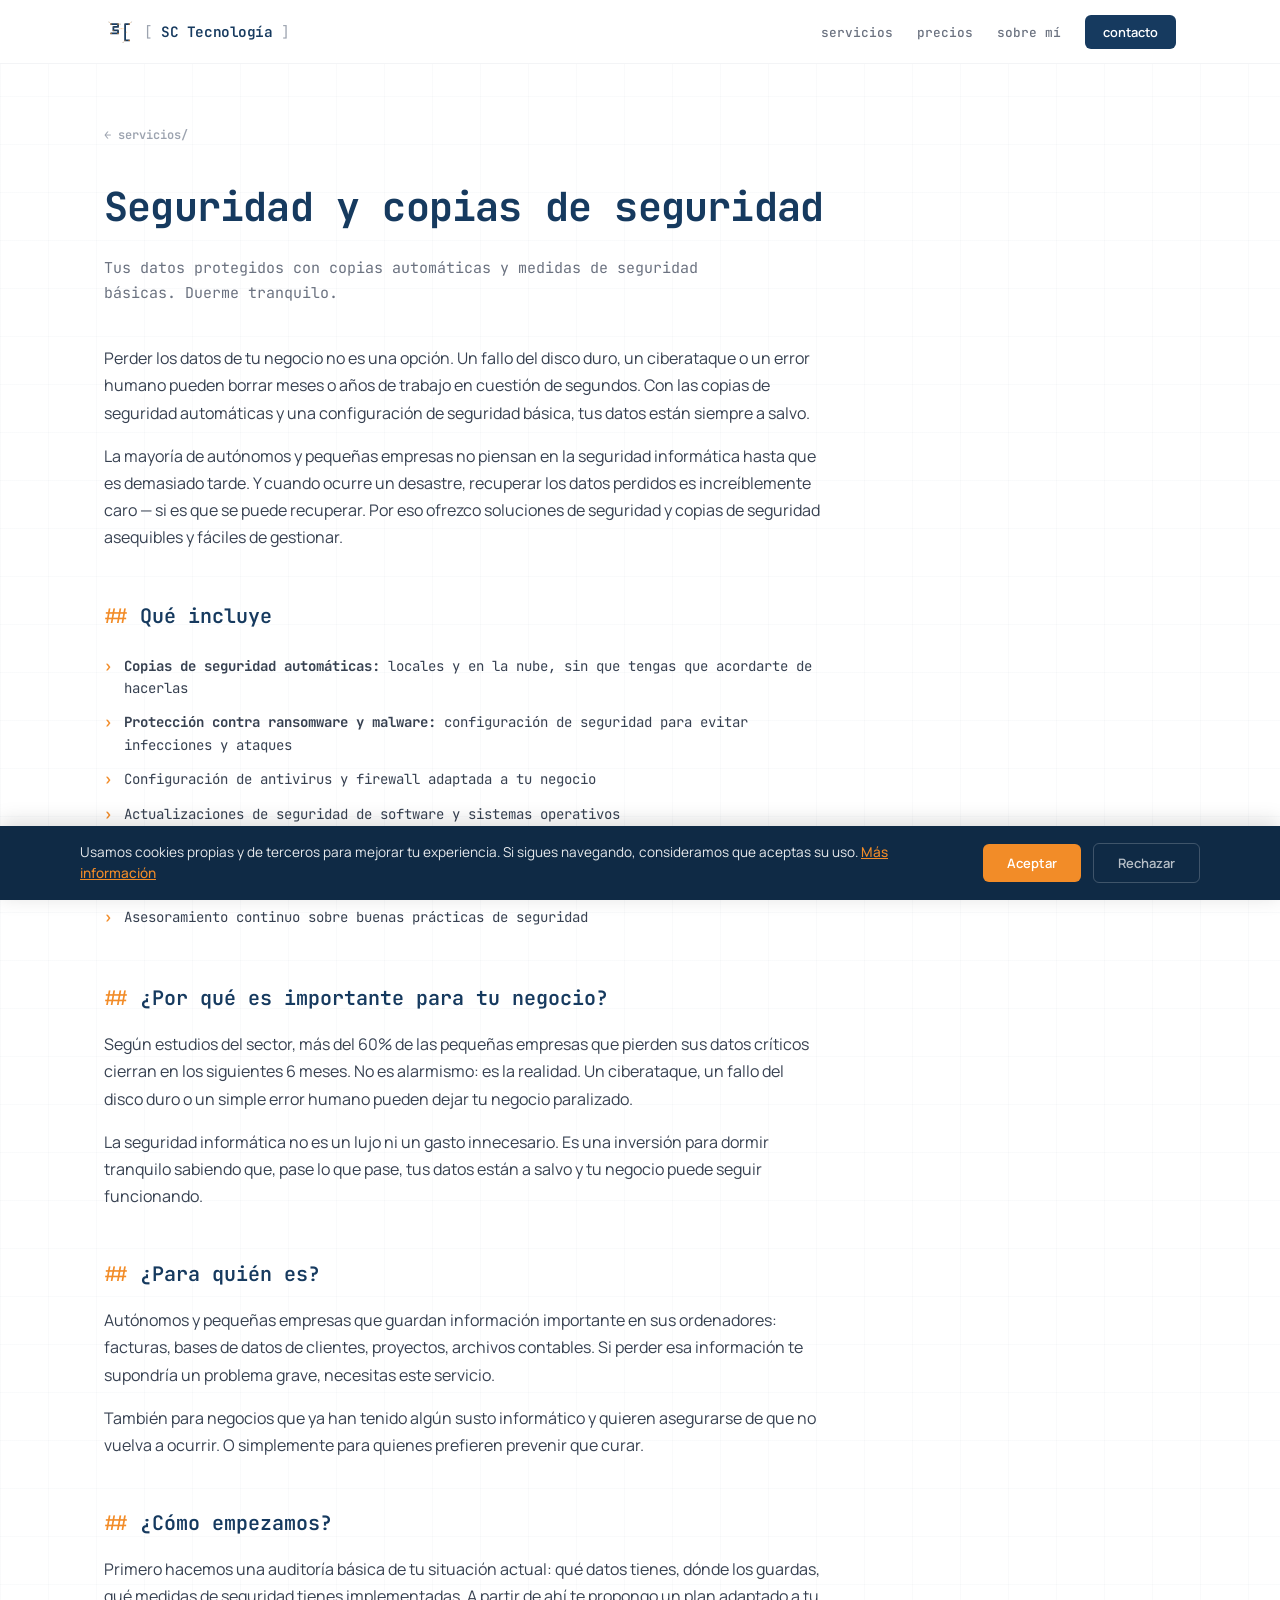
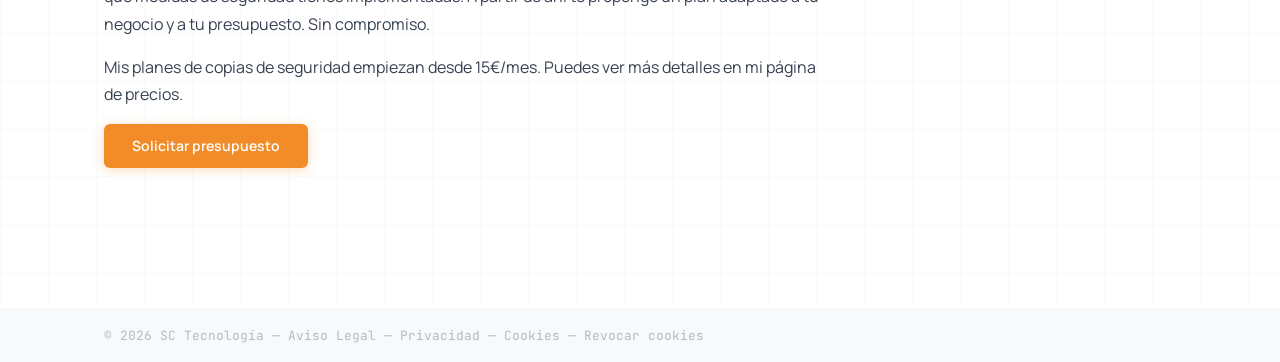
<file: servicios/seguridad-copias-seguridad/index.html>
<!DOCTYPE html>
<html lang="es">
<head>
  <meta charset="UTF-8">
  <meta name="viewport" content="width=device-width, initial-scale=1.0">
  <title>Seguridad informática y copias de seguridad para empresas | SC Tecnología</title>
  <meta name="description" content="Protege los datos de tu negocio con copias de seguridad automáticas y seguridad informática básica. Tranquilidad para autónomos y pymes en Valencia.">
  <link rel="canonical" href="https://www.sctecnologia.es/servicios/seguridad-copias-seguridad/">
  <meta property="og:title" content="Seguridad informática y copias de seguridad para empresas | SC Tecnología">
  <meta property="og:description" content="Tus datos protegidos con copias automáticas y seguridad informática básica.">
  <meta property="og:url" content="https://www.sctecnologia.es/servicios/seguridad-copias-seguridad/">
  <meta property="og:type" content="website">
  <meta property="og:locale" content="es_ES">
  <meta property="og:image" content="https://www.sctecnologia.es/img/og-image.png">
  <meta property="og:image:width" content="1200">
  <meta property="og:image:height" content="630">
  <meta property="og:image:alt" content="Seguridad informática y copias de seguridad para empresas | SC Tecnología">

  <meta name="twitter:card" content="summary_large_image">
  <meta name="twitter:title" content="Seguridad informática y copias de seguridad para empresas | SC Tecnología">
  <meta name="twitter:description" content="Tus datos protegidos con copias automáticas y seguridad informática básica.">
  <meta name="twitter:image" content="https://www.sctecnologia.es/img/og-image.png">

  <link rel="preconnect" href="https://fonts.googleapis.com">
  <link rel="preconnect" href="https://fonts.gstatic.com" crossorigin>
  <link href="https://fonts.googleapis.com/css2?family=JetBrains+Mono:wght@400;500;600;700&family=Manrope:wght@400;500;600;700;800&display=swap" rel="stylesheet">
  <link rel="icon" type="image/svg+xml" href="../../img/logo-icon.svg">
  <link rel="apple-touch-icon" href="../../img/logo-icon.svg">
  <link rel="stylesheet" href="../../styles.css">

  <script type="application/ld+json">
  {
    "@context": "https://schema.org",
    "@type": "Service",
    "name": "Seguridad informática y copias de seguridad",
    "description": "Protege los datos de tu negocio con copias de seguridad automáticas, protección antimalware y planes de recuperación. Seguridad informática para autónomos y pymes en Valencia.",
    "provider": {
      "@type": "LocalBusiness",
      "name": "SC Tecnología",
      "url": "https://www.sctecnologia.es"
    },
    "areaServed": [
      { "@type": "City", "name": "Valencia" },
      { "@type": "State", "name": "Comunidad Valenciana" }
    ],
    "serviceType": "Seguridad informática y copias de seguridad",
    "offers": {
      "@type": "Offer",
      "price": "15",
      "priceCurrency": "EUR",
      "priceType": "Starting from"
    }
  }
  </script>
  <script type="application/ld+json">
  {
    "@context": "https://schema.org",
    "@type": "BreadcrumbList",
    "itemListElement": [
      { "@type": "ListItem", "position": 1, "name": "Inicio", "item": "https://www.sctecnologia.es" },
      { "@type": "ListItem", "position": 2, "name": "Servicios", "item": "https://www.sctecnologia.es/#servicios" },
      { "@type": "ListItem", "position": 3, "name": "Seguridad y copias de seguridad", "item": "https://www.sctecnologia.es/servicios/seguridad-copias-seguridad/" }
    ]
  }
  </script>
</head>
<body>
  <header class="header" role="banner">
    <div class="container header-inner">
      <a href="../../" class="logo" aria-label="SC Tecnología — Ir al inicio">
        <img src="../../img/logo-icon.svg" alt="" class="logo-img" aria-hidden="true">
        <span class="logo-text"><span class="logo-bracket">[</span> SC Tecnología <span class="logo-bracket">]</span></span>
      </a>
      <nav class="nav" id="nav" role="navigation" aria-label="Navegación principal">
        <ul class="nav-list">
          <li><a href="../../#servicios" class="nav-link">servicios</a></li>
          <li><a href="../../precios/" class="nav-link">precios</a></li>
          <li><a href="../../#sobre-mi" class="nav-link">sobre mí</a></li>
          <li><a href="../../#contacto" class="nav-link nav-cta">contacto</a></li>
        </ul>
      </nav>
      <button class="menu-toggle" id="menuToggle" aria-label="Abrir menú" aria-expanded="false">
        <span></span><span></span><span></span>
      </button>
    </div>
  </header>
  <main class="service-page">
    <div class="container">
      <a href="../../#servicios" class="back-link">← servicios/</a>
      <h1>Seguridad y copias de seguridad</h1>
      <p class="lead">Tus datos protegidos con copias automáticas y medidas de seguridad básicas. Duerme tranquilo.</p>
      <div class="service-content">
        <p>Perder los datos de tu negocio no es una opción. Un fallo del disco duro, un ciberataque o un error humano pueden borrar meses o años de trabajo en cuestión de segundos. Con las copias de seguridad automáticas y una configuración de seguridad básica, tus datos están siempre a salvo.</p>

        <p>La mayoría de autónomos y pequeñas empresas no piensan en la seguridad informática hasta que es demasiado tarde. Y cuando ocurre un desastre, recuperar los datos perdidos es increíblemente caro — si es que se puede recuperar. Por eso ofrezco soluciones de seguridad y copias de seguridad asequibles y fáciles de gestionar.</p>

        <h2>Qué incluye</h2>
        <ul>
          <li><strong>Copias de seguridad automáticas:</strong> locales y en la nube, sin que tengas que acordarte de hacerlas</li>
          <li><strong>Protección contra ransomware y malware:</strong> configuración de seguridad para evitar infecciones y ataques</li>
          <li>Configuración de antivirus y firewall adaptada a tu negocio</li>
          <li>Actualizaciones de seguridad de software y sistemas operativos</li>
          <li><strong>Plan de recuperación ante desastres:</strong> saber exactamente qué hacer si algo sale mal</li>
          <li>Verificación periódica de que las copias de seguridad se están realizando correctamente</li>
          <li>Asesoramiento continuo sobre buenas prácticas de seguridad</li>
        </ul>

        <h2>¿Por qué es importante para tu negocio?</h2>
        <p>Según estudios del sector, más del 60% de las pequeñas empresas que pierden sus datos críticos cierran en los siguientes 6 meses. No es alarmismo: es la realidad. Un ciberataque, un fallo del disco duro o un simple error humano pueden dejar tu negocio paralizado.</p>
        <p>La seguridad informática no es un lujo ni un gasto innecesario. Es una inversión para dormir tranquilo sabiendo que, pase lo que pase, tus datos están a salvo y tu negocio puede seguir funcionando.</p>

        <h2>¿Para quién es?</h2>
        <p>Autónomos y pequeñas empresas que guardan información importante en sus ordenadores: facturas, bases de datos de clientes, proyectos, archivos contables. Si perder esa información te supondría un problema grave, necesitas este servicio.</p>
        <p>También para negocios que ya han tenido algún susto informático y quieren asegurarse de que no vuelva a ocurrir. O simplemente para quienes prefieren prevenir que curar.</p>

        <h2>¿Cómo empezamos?</h2>
        <p>Primero hacemos una auditoría básica de tu situación actual: qué datos tienes, dónde los guardas, qué medidas de seguridad tienes implementadas. A partir de ahí te propongo un plan adaptado a tu negocio y a tu presupuesto. Sin compromiso.</p>

        <p>Mis planes de copias de seguridad empiezan desde 15€/mes. Puedes ver más detalles en mi <a href="../../precios/">página de precios</a>.</p>

        <a href="../../#contacto" class="btn btn-primary">Solicitar presupuesto</a>
      </div>
    </div>
  </main>
  <footer class="footer-bottom" style="background:var(--color-gray-50);padding:16px 0;margin-top:60px;">
    <div class="container footer-bottom-inner">
      <p style="font-size:0.8rem;">© 2026 SC Tecnología — <a href="../../aviso-legal/">Aviso Legal</a> — <a href="../../privacidad/">Privacidad</a> — <a href="../../cookies/">Cookies</a> — <a href="#" onclick="revocarConsentimiento(); return false;">Revocar cookies</a></p>
    </div>
  </footer>
  <aside class="cookie-banner" id="cookieBanner" role="dialog" aria-label="Aviso de cookies">
    <div class="cookie-banner-inner">
      <p>Usamos cookies propias y de terceros para mejorar tu experiencia. Si sigues navegando, consideramos que aceptas su uso. <a href="../../cookies/" target="_blank">Más información</a></p>
      <div class="cookie-banner-actions">
        <button class="cookie-btn cookie-btn-accept" id="cookieAccept">Aceptar</button>
        <button class="cookie-btn cookie-btn-reject" id="cookieReject">Rechazar</button>
      </div>
    </div>
  </aside>
  <script src="../../script.js"></script>
</body>
</html>
</file>
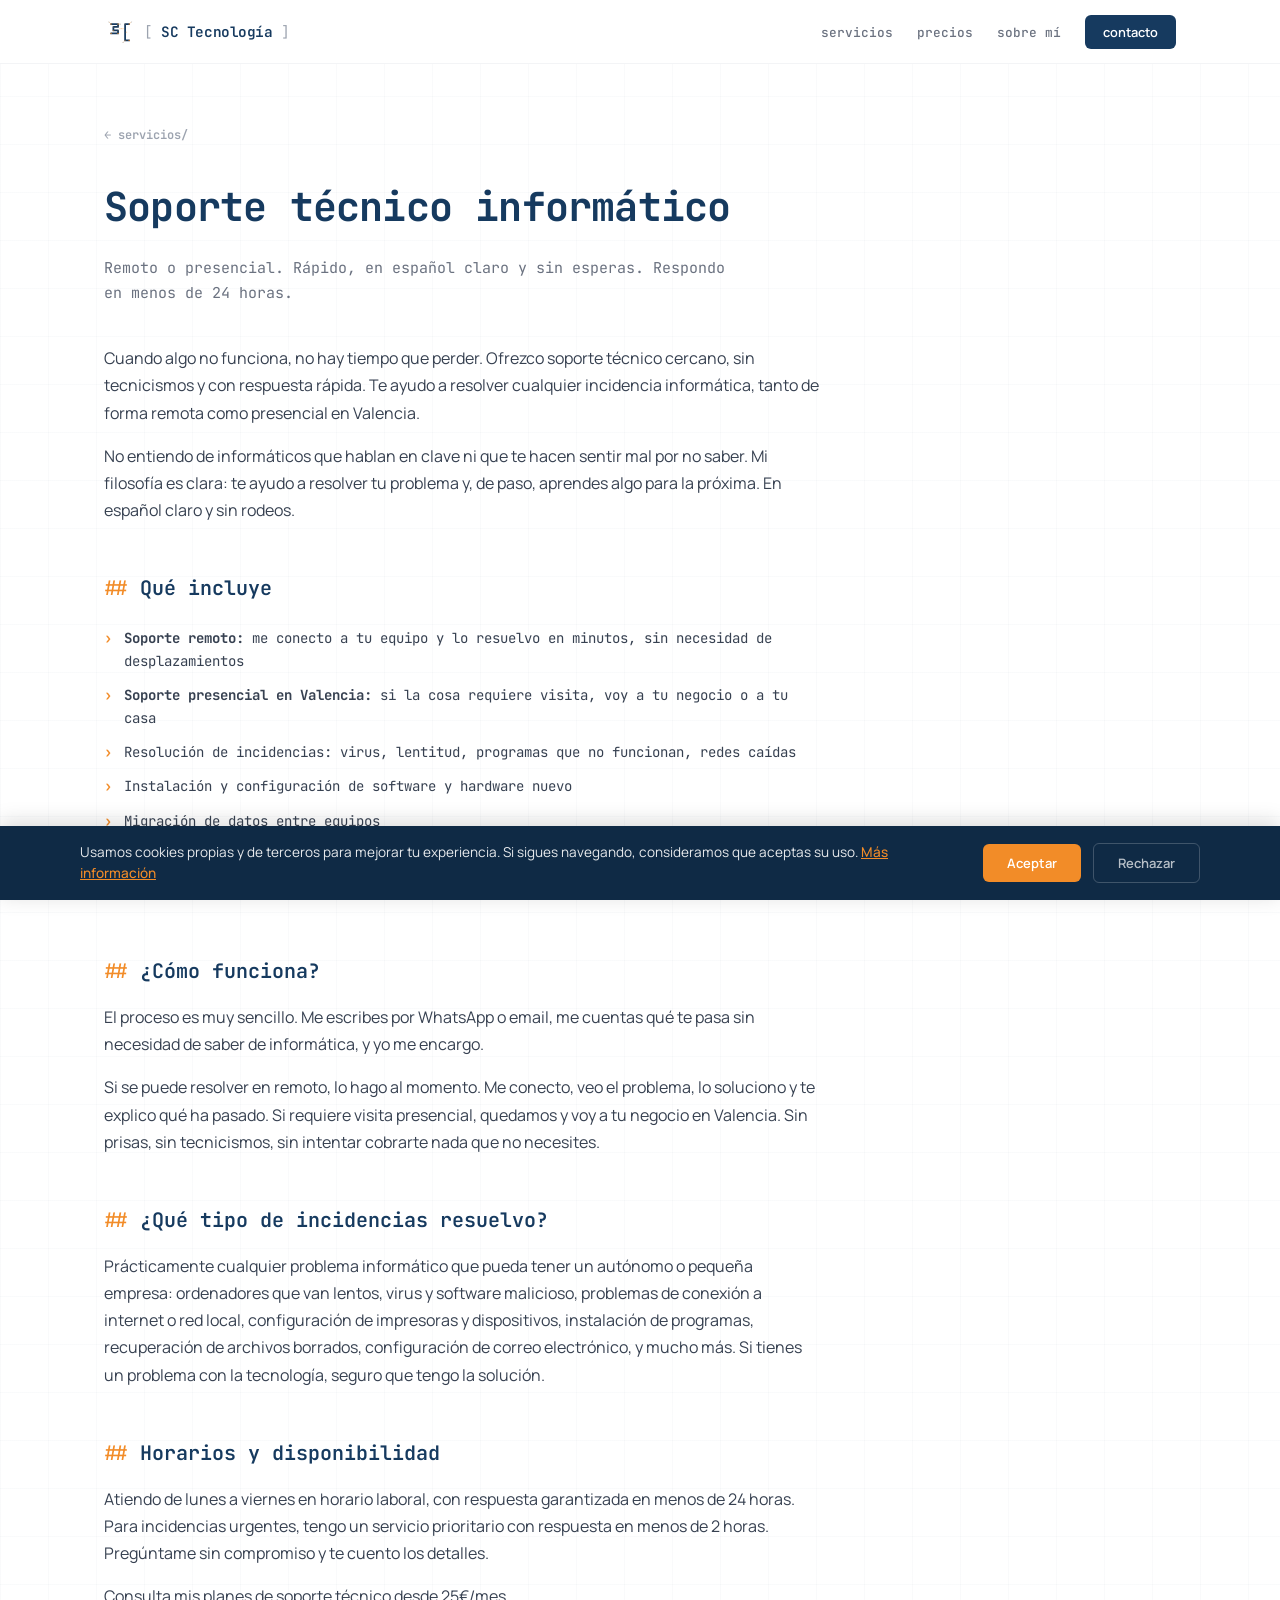
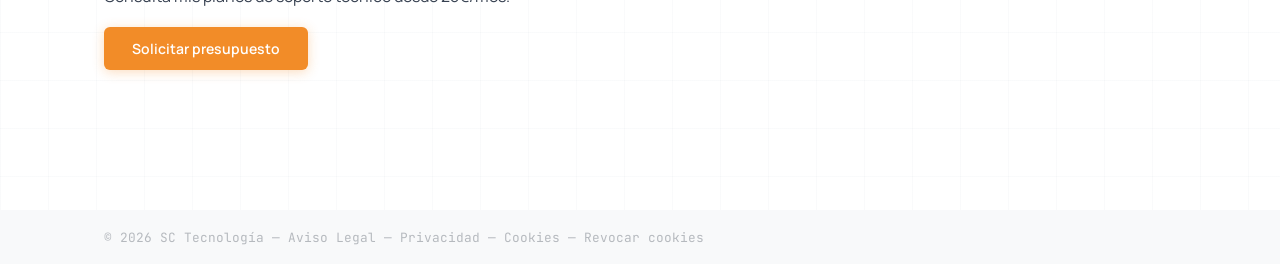
<file: servicios/soporte-tecnico/index.html>
<!DOCTYPE html>
<html lang="es">
<head>
  <meta charset="UTF-8">
  <meta name="viewport" content="width=device-width, initial-scale=1.0">
  <title>Soporte técnico informático para autónomos y pymes | SC Tecnología</title>
  <meta name="description" content="Soporte técnico informático en Valencia. Remoto o presencial. Rápido, cercano y sin tecnicismos. Resolvemos tus incidencias en menos de 24h.">
  <link rel="canonical" href="https://www.sctecnologia.es/servicios/soporte-tecnico/">
  <meta property="og:title" content="Soporte técnico informático para autónomos y pymes | SC Tecnología">
  <meta property="og:description" content="Remoto o presencial. Rápido, cercano y sin esperas.">
  <meta property="og:url" content="https://www.sctecnologia.es/servicios/soporte-tecnico/">
  <meta property="og:type" content="website">
  <meta property="og:locale" content="es_ES">
  <meta property="og:image" content="https://www.sctecnologia.es/img/og-image.png">
  <meta property="og:image:width" content="1200">
  <meta property="og:image:height" content="630">
  <meta property="og:image:alt" content="Soporte técnico informático para autónomos y pymes | SC Tecnología">

  <meta name="twitter:card" content="summary_large_image">
  <meta name="twitter:title" content="Soporte técnico informático para autónomos y pymes | SC Tecnología">
  <meta name="twitter:description" content="Remoto o presencial. Rápido, cercano y sin esperas.">
  <meta name="twitter:image" content="https://www.sctecnologia.es/img/og-image.png">

  <link rel="preconnect" href="https://fonts.googleapis.com">
  <link rel="preconnect" href="https://fonts.gstatic.com" crossorigin>
  <link href="https://fonts.googleapis.com/css2?family=JetBrains+Mono:wght@400;500;600;700&family=Manrope:wght@400;500;600;700;800&display=swap" rel="stylesheet">
  <link rel="icon" type="image/svg+xml" href="../../img/logo-icon.svg">
  <link rel="apple-touch-icon" href="../../img/logo-icon.svg">
  <link rel="stylesheet" href="../../styles.css">

  <script type="application/ld+json">
  {
    "@context": "https://schema.org",
    "@type": "Service",
    "name": "Soporte técnico informático para autónomos y pymes",
    "description": "Soporte técnico informático en Valencia: remoto o presencial. Rápido, cercano y sin tecnicismos. Respuesta en menos de 24h.",
    "provider": {
      "@type": "LocalBusiness",
      "name": "SC Tecnología",
      "url": "https://www.sctecnologia.es"
    },
    "areaServed": [
      { "@type": "City", "name": "Valencia" },
      { "@type": "State", "name": "Comunidad Valenciana" }
    ],
    "serviceType": "Soporte técnico",
    "offers": {
      "@type": "Offer",
      "price": "25",
      "priceCurrency": "EUR",
      "priceType": "Starting from"
    }
  }
  </script>
  <script type="application/ld+json">
  {
    "@context": "https://schema.org",
    "@type": "BreadcrumbList",
    "itemListElement": [
      { "@type": "ListItem", "position": 1, "name": "Inicio", "item": "https://www.sctecnologia.es" },
      { "@type": "ListItem", "position": 2, "name": "Servicios", "item": "https://www.sctecnologia.es/#servicios" },
      { "@type": "ListItem", "position": 3, "name": "Soporte técnico", "item": "https://www.sctecnologia.es/servicios/soporte-tecnico/" }
    ]
  }
  </script>
</head>
<body>
  <header class="header" role="banner">
    <div class="container header-inner">
      <a href="../../" class="logo" aria-label="SC Tecnología — Ir al inicio">
        <img src="../../img/logo-icon.svg" alt="" class="logo-img" aria-hidden="true">
        <span class="logo-text"><span class="logo-bracket">[</span> SC Tecnología <span class="logo-bracket">]</span></span>
      </a>
      <nav class="nav" id="nav" role="navigation" aria-label="Navegación principal">
        <ul class="nav-list">
          <li><a href="../../#servicios" class="nav-link">servicios</a></li>
          <li><a href="../../precios/" class="nav-link">precios</a></li>
          <li><a href="../../#sobre-mi" class="nav-link">sobre mí</a></li>
          <li><a href="../../#contacto" class="nav-link nav-cta">contacto</a></li>
        </ul>
      </nav>
      <button class="menu-toggle" id="menuToggle" aria-label="Abrir menú" aria-expanded="false">
        <span></span><span></span><span></span>
      </button>
    </div>
  </header>
  <main class="service-page">
    <div class="container">
      <a href="../../#servicios" class="back-link">← servicios/</a>
      <h1>Soporte técnico informático</h1>
      <p class="lead">Remoto o presencial. Rápido, en español claro y sin esperas. Respondo en menos de 24 horas.</p>
      <div class="service-content">
        <p>Cuando algo no funciona, no hay tiempo que perder. Ofrezco soporte técnico cercano, sin tecnicismos y con respuesta rápida. Te ayudo a resolver cualquier incidencia informática, tanto de forma remota como presencial en Valencia.</p>

        <p>No entiendo de informáticos que hablan en clave ni que te hacen sentir mal por no saber. Mi filosofía es clara: te ayudo a resolver tu problema y, de paso, aprendes algo para la próxima. En español claro y sin rodeos.</p>

        <h2>Qué incluye</h2>
        <ul>
          <li><strong>Soporte remoto:</strong> me conecto a tu equipo y lo resuelvo en minutos, sin necesidad de desplazamientos</li>
          <li><strong>Soporte presencial en Valencia:</strong> si la cosa requiere visita, voy a tu negocio o a tu casa</li>
          <li>Resolución de incidencias: virus, lentitud, programas que no funcionan, redes caídas</li>
          <li>Instalación y configuración de software y hardware nuevo</li>
          <li>Migración de datos entre equipos</li>
          <li>Respuesta garantizada en menos de 24 horas (normalmente mucho antes)</li>
          <li>Soporte urgente para incidencias críticas que no pueden esperar</li>
        </ul>

        <h2>¿Cómo funciona?</h2>
        <p>El proceso es muy sencillo. Me escribes por <a href="https://wa.me/34644176695" target="_blank" rel="noopener">WhatsApp</a> o <a href="mailto:contacto@sctecnologia.es">email</a>, me cuentas qué te pasa sin necesidad de saber de informática, y yo me encargo.</p>
        <p>Si se puede resolver en remoto, lo hago al momento. Me conecto, veo el problema, lo soluciono y te explico qué ha pasado. Si requiere visita presencial, quedamos y voy a tu negocio en Valencia. Sin prisas, sin tecnicismos, sin intentar cobrarte nada que no necesites.</p>

        <h2>¿Qué tipo de incidencias resuelvo?</h2>
        <p>Prácticamente cualquier problema informático que pueda tener un autónomo o pequeña empresa: ordenadores que van lentos, virus y software malicioso, problemas de conexión a internet o red local, configuración de impresoras y dispositivos, instalación de programas, recuperación de archivos borrados, configuración de correo electrónico, y mucho más. Si tienes un problema con la tecnología, seguro que tengo la solución.</p>

        <h2>Horarios y disponibilidad</h2>
        <p>Atiendo de lunes a viernes en horario laboral, con respuesta garantizada en menos de 24 horas. Para incidencias urgentes, tengo un servicio prioritario con respuesta en menos de 2 horas. Pregúntame sin compromiso y te cuento los detalles.</p>

        <p>Consulta mis <a href="../../precios/">planes de soporte técnico</a> desde 25€/mes.</p>

        <a href="../../#contacto" class="btn btn-primary">Solicitar presupuesto</a>
      </div>
    </div>
  </main>
  <footer class="footer-bottom" style="background:var(--color-gray-50);padding:16px 0;margin-top:60px;">
    <div class="container footer-bottom-inner">
      <p style="font-size:0.8rem;">© 2026 SC Tecnología — <a href="../../aviso-legal/">Aviso Legal</a> — <a href="../../privacidad/">Privacidad</a> — <a href="../../cookies/">Cookies</a> — <a href="#" onclick="revocarConsentimiento(); return false;">Revocar cookies</a></p>
    </div>
  </footer>
  <aside class="cookie-banner" id="cookieBanner" role="dialog" aria-label="Aviso de cookies">
    <div class="cookie-banner-inner">
      <p>Usamos cookies propias y de terceros para mejorar tu experiencia. Si sigues navegando, consideramos que aceptas su uso. <a href="../../cookies/" target="_blank">Más información</a></p>
      <div class="cookie-banner-actions">
        <button class="cookie-btn cookie-btn-accept" id="cookieAccept">Aceptar</button>
        <button class="cookie-btn cookie-btn-reject" id="cookieReject">Rechazar</button>
      </div>
    </div>
  </aside>
  <script src="../../script.js"></script>
</body>
</html>
</file>
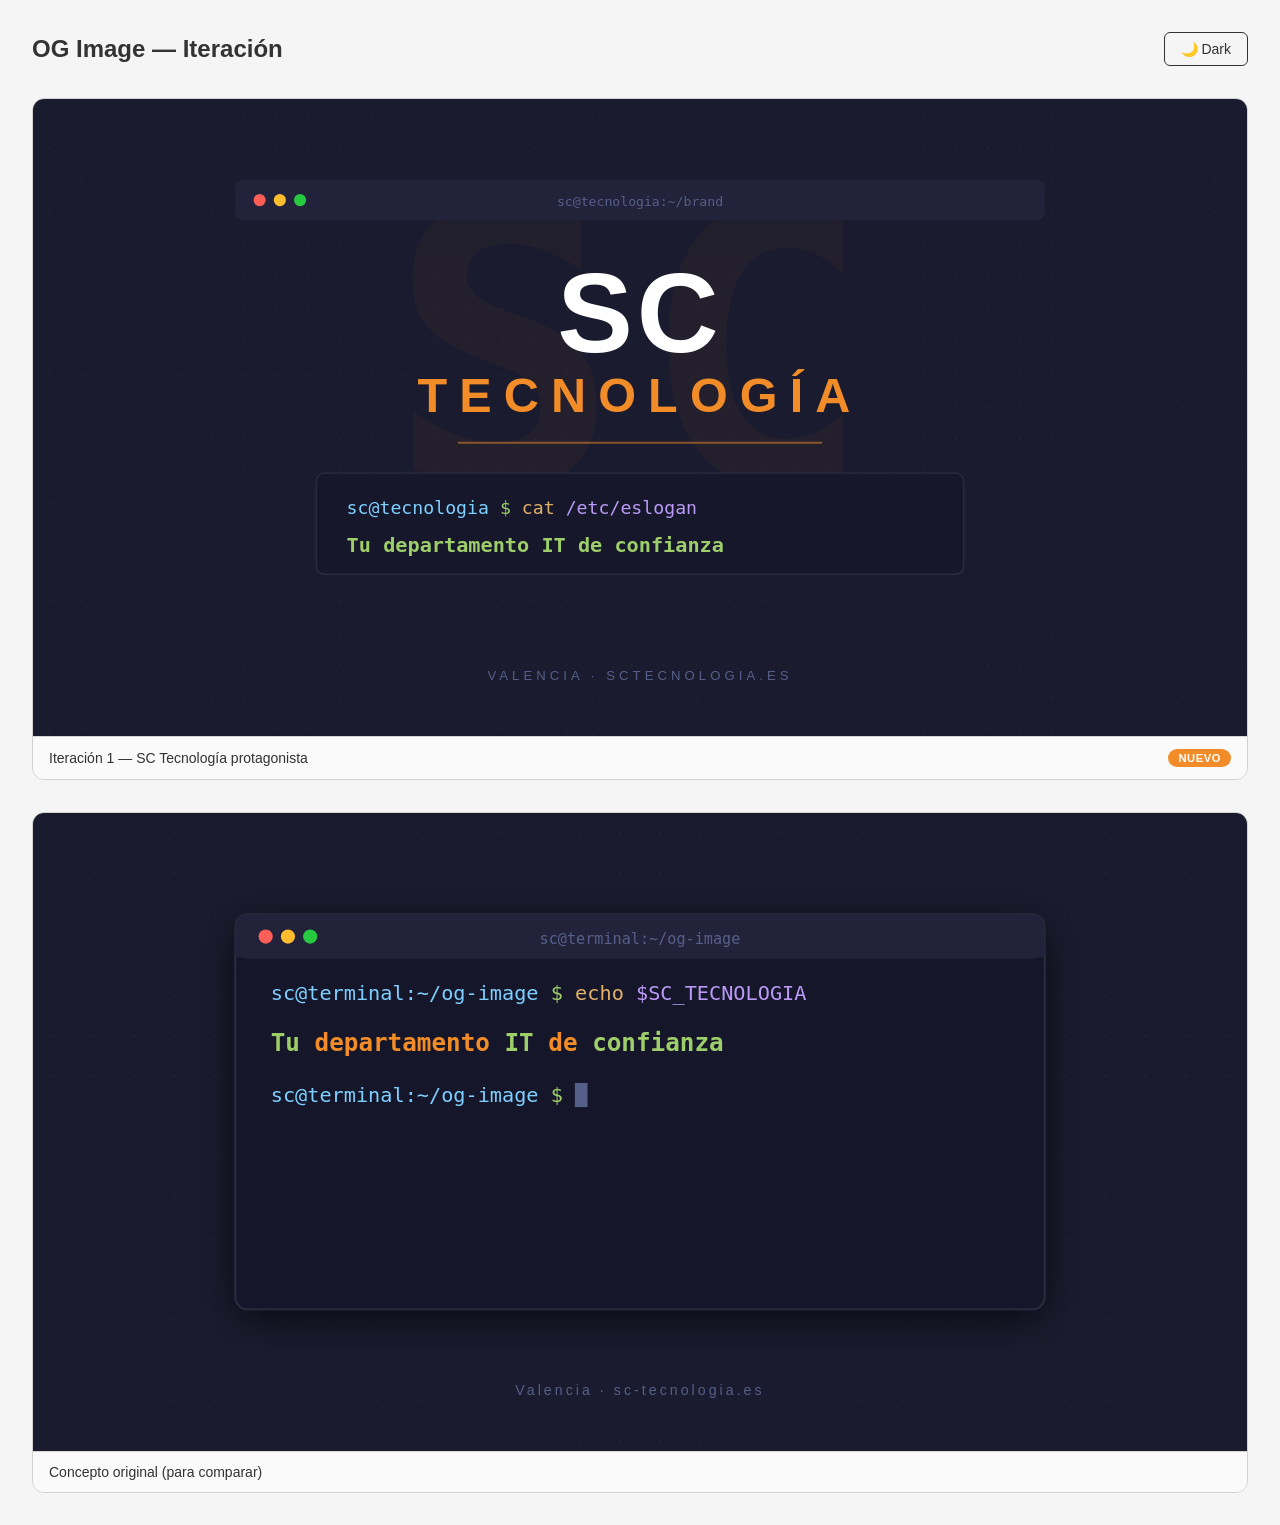
<file: logos/preview.html>
<!DOCTYPE html>
<html lang="es">
<head>
<meta charset="UTF-8">
<meta name="viewport" content="width=device-width, initial-scale=1.0">
<title>OG Image — Iteración</title>
<style>
  * { margin: 0; padding: 0; box-sizing: border-box; }
  body {
    font-family: -apple-system, BlinkMacSystemFont, "Segoe UI", Roboto, sans-serif;
    padding: 2rem;
    transition: background-color 0.3s, color 0.3s;
  }
  body.light { background: #f5f5f5; color: #333; }
  body.dark { background: #1a1a1a; color: #eee; }
  .header {
    display: flex;
    justify-content: space-between;
    align-items: center;
    margin-bottom: 2rem;
    flex-wrap: wrap;
    gap: 1rem;
  }
  h1 { font-size: 1.5rem; font-weight: 600; }
  .toggle {
    padding: 0.5rem 1rem;
    border: 1px solid currentColor;
    border-radius: 6px;
    background: transparent;
    color: inherit;
    cursor: pointer;
    font-size: 0.875rem;
  }
  .comparison {
    display: flex;
    flex-direction: column;
    gap: 2rem;
  }
  .card {
    border: 1px solid rgba(128, 128, 128, 0.3);
    border-radius: 12px;
    overflow: hidden;
  }
  .card-img {
    display: flex;
    align-items: center;
    justify-content: center;
    padding: 0;
    background: #fff;
  }
  body.dark .card-img { background: #2a2a2a; }
  .card-img img {
    width: 100%;
    height: auto;
    display: block;
  }
  .card-label {
    padding: 0.75rem 1rem;
    font-size: 0.875rem;
    font-weight: 500;
    border-top: 1px solid rgba(128, 128, 128, 0.3);
    display: flex;
    justify-content: space-between;
    align-items: center;
  }
  body.light .card-label { background: #fafafa; }
  body.dark .card-label { background: #222; }
  .badge {
    font-size: 0.7rem;
    font-weight: 600;
    text-transform: uppercase;
    letter-spacing: 0.05em;
    padding: 3px 10px;
    border-radius: 20px;
    background: #F28C28;
    color: #fff;
  }
</style>
</head>
<body class="light">
  <div class="header">
    <h1>OG Image — Iteración</h1>
    <button class="toggle" onclick="document.body.classList.toggle('dark'); document.body.classList.toggle('light'); this.textContent = document.body.classList.contains('dark') ? '☀️ Light' : '🌙 Dark';">🌙 Dark</button>
  </div>
  <div class="comparison">
    <div class="card">
      <div class="card-img">
        <img src="iterations/iteration-1.svg" alt="Iteración 1">
      </div>
      <div class="card-label">
        <span>Iteración 1 — SC Tecnología protagonista</span>
        <span class="badge">Nuevo</span>
      </div>
    </div>
    <div class="card">
      <div class="card-img">
        <img src="concepts/concept-1.svg" alt="Concepto original">
      </div>
      <div class="card-label">
        <span>Concepto original (para comparar)</span>
      </div>
    </div>
  </div>
</body>
</html>
</file>
<file: styles.css>
@layer reset, base, layout, components, utilities;

@layer reset {
  *, *::before, *::after { margin: 0; padding: 0; box-sizing: border-box; }
}

@layer base {
  :root {
    --color-primary: #163A5F;
    --color-primary-dark: #0F2A45;
    --color-accent: #F28C28;
    --color-accent-hover: #E07A14;
    --color-white: #FFFFFF;
    --color-gray-50: #F8F9FA;
    --color-gray-100: #F3F4F6;
    --color-gray-200: #E5E7EB;
    --color-gray-400: #9CA3AF;
    --color-gray-500: #6B7280;
    --color-gray-700: #374151;
    --color-gray-900: #1F2937;
    --color-whatsapp: #25D366;
    --color-terminal-bg: #1a1b2e;
    --color-terminal-text: #c0caf5;
    --color-terminal-green: #9ece6a;
    --color-terminal-red: #f7768e;
    --color-terminal-comment: #565f89;
    --font-family: 'Manrope', system-ui, -apple-system, sans-serif;
    --font-code: 'JetBrains Mono', 'Fira Code', 'Cascadia Code', monospace;
    --max-width: 1120px;
    --header-height: 64px;
    --radius-sm: 6px;
    --radius-md: 10px;
    --radius-lg: 14px;
  }

  html {
    scroll-behavior: smooth;
    scroll-padding-top: calc(var(--header-height) + 24px);
    @media (prefers-reduced-motion: reduce) { scroll-behavior: auto; }
  }

  body {
    font-family: var(--font-family);
    color: var(--color-gray-900);
    background: var(--color-white);
    line-height: 1.65;
    -webkit-font-smoothing: antialiased;
    -moz-osx-font-smoothing: grayscale;
    background-image:
      linear-gradient(rgba(22, 58, 95, 0.025) 1px, transparent 1px),
      linear-gradient(90deg, rgba(22, 58, 95, 0.025) 1px, transparent 1px);
    background-size: 48px 48px;
  }

  a { color: inherit; text-decoration: none; transition: color 0.2s ease; }
  img { max-width: 100%; display: block; }

  ::selection { background: var(--color-accent); color: var(--color-white); }
}

@layer layout {
  .container {
    width: 100%;
    max-width: var(--max-width);
    margin: 0 auto;
    padding: 0 24px;
  }

  @media (max-width: 480px) { .container { padding: 0 16px; } }
}

@layer components {
  /* ===================== CODE/TYPOGRAPHY ===================== */
  .code {
    font-family: var(--font-code);
    font-variant-ligatures: none;
  }

  .code-comment {
    font-family: var(--font-code);
    color: var(--color-terminal-comment);
    font-size: 0.8125rem;
    letter-spacing: -0.01em;
    display: block;
    margin-bottom: 16px;
    &::before { content: '// '; }
  }

  .code-output {
    font-family: var(--font-code);
    color: var(--color-primary);
    font-size: 0.9375rem;
  }

  .terminal-window {
    background: var(--color-terminal-bg);
    border-radius: var(--radius-md);
    overflow: hidden;
    box-shadow: 0 8px 32px rgba(26, 27, 46, 0.15);
    border: 1px solid rgba(192, 202, 245, 0.08);
  }

  .terminal-header {
    display: flex;
    align-items: center;
    gap: 8px;
    padding: 12px 16px;
    background: rgba(255, 255, 255, 0.04);
    border-bottom: 1px solid rgba(255, 255, 255, 0.06);
  }

  .terminal-dot {
    width: 10px;
    height: 10px;
    border-radius: 50%;
    flex-shrink: 0;
  }
  .terminal-dot--red { background: #ff5f57; }
  .terminal-dot--yellow { background: #febc2e; }
  .terminal-dot--green { background: #28c840; }

  .terminal-title {
    font-family: var(--font-code);
    font-size: 0.75rem;
    color: rgba(192, 202, 245, 0.5);
    margin-left: 4px;
  }

  .terminal-body {
    padding: 20px 24px;
    font-family: var(--font-code);
    font-size: 0.875rem;
    line-height: 1.8;
    color: var(--color-terminal-text);
    overflow-x: auto;
  }

  .terminal-line {
    display: block;
    white-space: pre-wrap;
    word-break: break-word;
  }

  .terminal-line--prompt::before {
    content: '$ ';
    color: var(--color-terminal-green);
    font-weight: 600;
  }

  .terminal-line--output::before {
    content: '> ';
    color: var(--color-accent);
  }

  .terminal-line--comment {
    color: var(--color-terminal-comment);
    &::before { content: '# '; }
  }

  .terminal-line--highlight {
    color: var(--color-accent);
    font-weight: 600;
  }

  .terminal-cursor::after {
    content: '█';
    animation: blink 1s step-end infinite;
    color: var(--color-terminal-text);
  }

  @keyframes blink {
    0%, 100% { opacity: 1; }
    50% { opacity: 0; }
  }

  .section-header {
    margin-bottom: 48px;
    @media (max-width: 768px) { margin-bottom: 32px; }
  }

  .section-title {
    font-size: clamp(1.75rem, 4vw, 2.5rem);
    font-weight: 800;
    color: var(--color-primary);
    line-height: 1.15;
    letter-spacing: -0.025em;
  }

  .section-desc {
    font-size: 1.0625rem;
    color: var(--color-gray-500);
    max-width: 600px;
    line-height: 1.65;
  }

  .tag {
    display: inline-flex;
    align-items: center;
    gap: 6px;
    font-family: var(--font-code);
    font-size: 0.7rem;
    font-weight: 600;
    color: var(--color-accent);
    background: rgba(242, 140, 40, 0.08);
    padding: 4px 12px;
    border-radius: 4px;
    border: 1px solid rgba(242, 140, 40, 0.12);
    letter-spacing: 0.01em;
    margin-bottom: 16px;
    &::before { content: '◆'; font-size: 0.5rem; }
  }

  /* ===================== BUTTONS ===================== */
  .btn {
    display: inline-flex;
    align-items: center;
    justify-content: center;
    gap: 8px;
    padding: 12px 28px;
    border-radius: var(--radius-sm);
    font-family: var(--font-family);
    font-size: 0.875rem;
    font-weight: 600;
    border: none;
    cursor: pointer;
    transition: all 0.2s ease;
    line-height: 1.4;
  }

  .btn-primary {
    background: var(--color-accent);
    color: var(--color-white);
    box-shadow: 0 2px 12px rgba(242, 140, 40, 0.3);
    &:hover {
      background: var(--color-accent-hover);
      transform: translateY(-1px);
      box-shadow: 0 6px 20px rgba(242, 140, 40, 0.4);
    }
  }

  .btn-outline {
    background: transparent;
    color: var(--color-primary);
    border: 1.5px solid var(--color-primary);
    &:hover {
      background: var(--color-primary);
      color: var(--color-white);
    }
  }

  .btn-code {
    font-family: var(--font-code);
    font-size: 0.8125rem;
    background: rgba(22, 58, 95, 0.06);
    color: var(--color-primary);
    border: 1px solid var(--color-gray-200);
    &:hover {
      background: var(--color-primary);
      color: var(--color-white);
      border-color: var(--color-primary);
    }
  }

  .btn-block { width: 100%; }

  /* ===================== HEADER ===================== */
  .header {
    position: fixed;
    top: 0;
    left: 0;
    right: 0;
    height: var(--header-height);
    background: rgba(255, 255, 255, 0.95);
    backdrop-filter: blur(12px);
    -webkit-backdrop-filter: blur(12px);
    border-bottom: 1px solid var(--color-gray-100);
    z-index: 100;
  }

  .header-inner {
    display: flex;
    align-items: center;
    justify-content: space-between;
    height: 100%;
  }

  .logo {
    display: flex;
    align-items: center;
    gap: 10px;
    transition: opacity 0.3s ease;
    &:hover {
      .logo-img { transform: scale(1.05) rotate(-3deg); }
      .logo-bracket { color: var(--color-accent); }
    }
  }

  .logo-img {
    height: 30px;
    width: auto;
    display: block;
    flex-shrink: 0;
    transition: transform 0.4s ease;
  }

  .logo-text {
    font-family: var(--font-code);
    font-size: 0.9rem;
    font-weight: 600;
    color: var(--color-primary);
    letter-spacing: -0.03em;
  }

  .logo-bracket {
    color: var(--color-gray-400);
    font-weight: 400;
    transition: color 0.2s;
  }

  .nav-list {
    display: flex;
    gap: 24px;
    list-style: none;
    align-items: center;
  }

  .nav-link {
    font-family: var(--font-code);
    font-size: 0.8rem;
    font-weight: 500;
    color: var(--color-gray-500);
    transition: color 0.2s;
    padding: 4px 0;
    &:hover { color: var(--color-accent); }
  }

  .nav-link--active {
    color: var(--color-accent);
    &::before { content: '> '; }
  }

  .nav-cta {
    font-family: var(--font-family);
    background: var(--color-primary);
    color: var(--color-white) !important;
    padding: 8px 18px;
    border-radius: var(--radius-sm);
    font-size: 0.8rem;
    font-weight: 600;
    transition: background 0.2s;
    &:hover { background: var(--color-primary-dark); }
  }

  .menu-toggle {
    display: none;
    flex-direction: column;
    gap: 5px;
    background: none;
    border: none;
    cursor: pointer;
    padding: 4px;
    z-index: 110;
    span {
      display: block;
      width: 22px;
      height: 2px;
      background: var(--color-primary);
      border-radius: 2px;
      transition: all 0.3s ease;
    }
    &.active {
      span:nth-child(1) { transform: translateY(7px) rotate(45deg); }
      span:nth-child(2) { opacity: 0; }
      span:nth-child(3) { transform: translateY(-7px) rotate(-45deg); }
    }
  }

  /* ===================== HERO ===================== */
  .hero {
    padding: 140px 0 80px;
    position: relative;
    overflow: hidden;
  }

  .hero-inner {
    display: grid;
    grid-template-columns: 1fr 1fr;
    gap: 48px;
    align-items: center;
    position: relative;
    z-index: 1;
  }

  .hero-badge {
    display: inline-flex;
    align-items: center;
    gap: 6px;
    font-family: var(--font-code);
    font-size: 0.7rem;
    color: var(--color-terminal-green);
    background: rgba(158, 206, 106, 0.1);
    padding: 4px 12px;
    border-radius: 4px;
    border: 1px solid rgba(158, 206, 106, 0.15);
    margin-bottom: 24px;
    &::before {
      content: '';
      width: 6px;
      height: 6px;
      border-radius: 50%;
      background: var(--color-terminal-green);
      box-shadow: 0 0 6px rgba(158, 206, 106, 0.6);
      flex-shrink: 0;
    }
  }

  .hero-prompt {
    font-family: var(--font-code);
    font-size: 0.875rem;
    color: var(--color-gray-400);
    margin-bottom: 8px;
  }

  .hero-prompt-path {
    color: var(--color-accent);
  }

  .hero-title {
    font-size: clamp(2.5rem, 5.5vw, 3.75rem);
    font-weight: 800;
    line-height: 1.08;
    margin-bottom: 8px;
    letter-spacing: -0.035em;
  }

  .hero-line { display: block; }

  .hero-line--accent {
    background: linear-gradient(135deg, var(--color-primary) 0%, var(--color-accent) 100%);
    -webkit-background-clip: text;
    -webkit-text-fill-color: transparent;
    background-clip: text;
  }

  .hero-cursor {
    display: inline-block;
    width: 3px;
    height: 1.1em;
    background: var(--color-primary);
    margin-left: 4px;
    animation: blink 1s step-end infinite;
    vertical-align: text-bottom;
  }

  .hero-subtitle {
    font-size: 1.125rem;
    color: var(--color-gray-500);
    margin: 24px 0 36px;
    max-width: 480px;
    line-height: 1.6;
  }

  .hero-actions {
    display: flex;
    gap: 12px;
    flex-wrap: wrap;
  }

  .hero-dashboard {
    width: 100%;
    max-width: 480px;
    margin-left: auto;
    background: var(--color-white);
    border: 1px solid var(--color-gray-200);
    border-radius: var(--radius-lg);
    overflow: hidden;
    box-shadow: 0 8px 32px rgba(22, 58, 95, 0.08);
    transition: transform 0.4s ease, box-shadow 0.4s ease;
    transform: perspective(800px) rotateY(-3deg);
    &:hover {
      transform: perspective(800px) rotateY(0deg);
      box-shadow: 0 16px 48px rgba(22, 58, 95, 0.12);
      .dash-badge { background: rgba(158, 206, 106, 0.2); }
    }
  }

  .dash-header {
    display: flex;
    align-items: center;
    gap: 10px;
    padding: 14px 20px;
    background: var(--color-gray-50);
    border-bottom: 1px solid var(--color-gray-100);
  }

  .dash-dot {
    width: 8px;
    height: 8px;
    border-radius: 50%;
    flex-shrink: 0;
  }
  .dash-dot--green { background: #28c840; box-shadow: 0 0 6px rgba(40, 200, 64, 0.5); }

  .dash-label {
    font-family: var(--font-code);
    font-size: 0.75rem;
    font-weight: 600;
    color: var(--color-gray-700);
    letter-spacing: -0.01em;
  }

  .dash-badge {
    margin-left: auto;
    font-family: var(--font-code);
    font-size: 0.65rem;
    font-weight: 600;
    color: var(--color-terminal-green);
    background: rgba(158, 206, 106, 0.1);
    padding: 3px 10px;
    border-radius: 4px;
    border: 1px solid rgba(158, 206, 106, 0.15);
    transition: background 0.3s ease;
  }

  .dash-body {
    padding: 24px 24px 20px;
  }

  .dash-metrics {
    display: flex;
    flex-direction: column;
    gap: 20px;
  }

  .dash-metric {
    display: grid;
    grid-template-columns: 72px 1fr;
    grid-template-rows: auto auto;
    gap: 2px 16px;
    align-items: center;
  }

  .dash-number {
    grid-row: 1 / 3;
    font-family: var(--font-code);
    font-size: 1.75rem;
    font-weight: 700;
    color: var(--color-primary);
    letter-spacing: -0.03em;
    line-height: 1;
    text-align: right;
  }

  .dash-unit {
    font-family: var(--font-code);
    font-size: 0.75rem;
    font-weight: 600;
    color: var(--color-accent);
    text-transform: uppercase;
    letter-spacing: 0.04em;
    align-self: end;
  }

  .dash-bar {
    grid-column: 2;
    height: 4px;
    background: var(--color-gray-100);
    border-radius: 4px;
    overflow: hidden;
    margin-top: 2px;
  }

  .dash-bar-fill {
    display: block;
    height: 100%;
    border-radius: 4px;
    background: linear-gradient(90deg, var(--color-accent), var(--color-primary));
    transition: width 0.8s cubic-bezier(0.22, 1, 0.36, 1);
  }

  .dash-desc {
    font-family: var(--font-code);
    font-size: 0.7rem;
    color: var(--color-gray-400);
  }

  .dash-footer {
    display: flex;
    align-items: center;
    gap: 8px;
    margin-top: 20px;
    padding-top: 16px;
    border-top: 1px solid var(--color-gray-100);
  }

  .dash-footer-icon {
    font-size: 0.6rem;
    color: var(--color-terminal-green);
    animation: pulse-dot 2s ease-in-out infinite;
  }

  @keyframes pulse-dot {
    0%, 100% { opacity: 1; }
    50% { opacity: 0.4; }
  }

  .dash-footer-text {
    font-family: var(--font-code);
    font-size: 0.7rem;
    color: var(--color-gray-500);
    font-style: italic;
  }

  /* ===================== TRUSTED ===================== */
  .trusted {
    padding: 40px 0;
    border-top: 1px solid var(--color-gray-100);
    border-bottom: 1px solid var(--color-gray-100);
  }

  .trusted-label {
    font-family: var(--font-code);
    font-size: 0.7rem;
    font-weight: 600;
    color: var(--color-gray-400);
    text-align: center;
    margin-bottom: 20px;
    &::before { content: '# '; }
  }

  .trusted-grid {
    display: flex;
    justify-content: center;
    gap: 48px;
    flex-wrap: wrap;
  }

  .trusted-item {
    display: flex;
    flex-direction: column;
    align-items: center;
    gap: 4px;
  }

  .trusted-number {
    font-family: var(--font-code);
    font-size: 1.375rem;
    font-weight: 700;
    color: var(--color-primary);
    letter-spacing: -0.02em;
  }

  .trusted-text {
    font-size: 0.8125rem;
    color: var(--color-gray-500);
    font-weight: 500;
  }

  /* ===================== SERVICES ===================== */
  .services {
    padding: 100px 0;
  }

  .services-grid {
    display: grid;
    grid-template-columns: repeat(3, 1fr);
    gap: 20px;
    align-items: start;
  }

  .service-card {
    background: var(--color-white);
    border: 1px solid var(--color-gray-200);
    border-radius: var(--radius-md);
    padding: 28px 24px 24px;
    transition: all 0.3s cubic-bezier(0.22, 1, 0.36, 1);
    display: flex;
    flex-direction: column;
    position: relative;

    &::before {
      content: '';
      position: absolute;
      top: 0;
      left: 0;
      right: 0;
      height: 2px;
      background: linear-gradient(90deg, var(--color-accent), transparent);
      opacity: 0;
      transition: opacity 0.3s ease;
    }

    &:hover {
      border-color: var(--color-accent);
      box-shadow: 0 8px 32px rgba(22, 58, 95, 0.06);
      transform: translateY(-2px);
      &::before { opacity: 1; }
      .service-link { gap: 8px; }
    }
  }

  .service-header {
    display: flex;
    align-items: center;
    gap: 10px;
    margin-bottom: 16px;
  }

  .service-prompt {
    font-family: var(--font-code);
    font-size: 0.7rem;
    color: var(--color-gray-400);
  }

  .service-title {
    font-family: var(--font-code);
    font-size: 0.9375rem;
    font-weight: 600;
    color: var(--color-primary);
  }

  .service-desc {
    font-size: 0.875rem;
    color: var(--color-gray-500);
    line-height: 1.65;
    margin-bottom: 16px;
    flex: 1;
  }

  .service-features {
    list-style: none;
    display: flex;
    flex-direction: column;
    gap: 4px;
    margin-bottom: 16px;
    padding: 12px 0;
  }

  .service-features li {
    font-family: var(--font-code);
    font-size: 0.8rem;
    color: var(--color-gray-600);
    display: flex;
    align-items: center;
    gap: 8px;
    padding: 2px 0;
  }



  .service-price {
    font-family: var(--font-code);
    font-size: 0.8rem;
    font-weight: 700;
    color: var(--color-accent);
    margin-bottom: 12px;
  }

  .service-link {
    font-family: var(--font-code);
    font-size: 0.8rem;
    font-weight: 600;
    color: var(--color-accent);
    display: inline-flex;
    align-items: center;
    gap: 6px;
    transition: gap 0.25s ease;
  }

  /* ===================== ABOUT ===================== */
  .about {
    padding: 100px 0;
    background: var(--color-gray-50);
    position: relative;
    overflow: hidden;
  }

  .about-inner {
    display: grid;
    grid-template-columns: 1fr 1fr;
    gap: 64px;
    align-items: center;
    position: relative;
    z-index: 1;
  }

  .about-text {
    font-size: 1rem;
    color: var(--color-gray-700);
    margin-bottom: 14px;
    line-height: 1.7;
  }

  .about-values {
    display: flex;
    flex-wrap: wrap;
    gap: 6px;
    list-style: none;
    margin-top: 20px;
    li {
      font-family: var(--font-code);
      font-size: 0.75rem;
      font-weight: 600;
      color: var(--color-gray-500);
      background: var(--color-white);
      padding: 5px 14px;
      border-radius: 4px;
      border: 1px solid var(--color-gray-200);
      transition: all 0.2s;
      &::before { content: '› '; color: var(--color-accent); }
      &:hover { border-color: var(--color-accent); color: var(--color-accent); }
    }
  }

  .about-terminal {
    width: 100%;
    max-width: 400px;
    margin: 0 auto;
  }

  .about-terminal .terminal-body {
    min-height: 240px;
  }

  .about-avatar-terminal {
    display: inline-block;
    width: 36px;
    height: 36px;
    border-radius: 4px;
    background: linear-gradient(135deg, var(--color-primary), var(--color-accent));
    color: var(--color-white);
    font-size: 0.8125rem;
    font-weight: 700;
    display: inline-flex;
    align-items: center;
    justify-content: center;
    margin-right: 8px;
    vertical-align: middle;
  }

  /* ===================== TESTIMONIOS ===================== */
  .testimonios {
    padding: 100px 0;
  }

  .testimonios-grid {
    display: grid;
    grid-template-columns: repeat(3, 1fr);
    gap: 20px;
    align-items: start;
  }

  .testimonio-card {
    background: var(--color-white);
    border: 1px solid var(--color-gray-200);
    border-radius: var(--radius-md);
    padding: 28px 24px;
    transition: all 0.3s ease;
    &:hover {
      border-color: var(--color-accent);
      box-shadow: 0 8px 24px rgba(22, 58, 95, 0.04);
      transform: translateY(-2px);
    }
  }

  .testimonio-card:nth-child(2) { margin-top: 24px; }

  .testimonio-meta {
    display: flex;
    align-items: center;
    gap: 8px;
    margin-bottom: 12px;
  }

  .testimonio-stars {
    font-family: var(--font-code);
    font-size: 0.75rem;
    color: var(--color-accent);
    letter-spacing: 1px;
  }

  .testimonio-timestamp {
    font-family: var(--font-code);
    font-size: 0.65rem;
    color: var(--color-gray-400);
  }

  .testimonio-text {
    font-family: var(--font-code);
    font-size: 0.8125rem;
    color: var(--color-gray-700);
    line-height: 1.7;
    margin-bottom: 16px;
    padding-left: 12px;
    border-left: 2px solid var(--color-gray-200);
  }

  .testimonio-author {
    display: flex;
    align-items: center;
    gap: 10px;
    padding-top: 12px;
    border-top: 1px solid var(--color-gray-100);
  }

  .testimonio-avatar {
    width: 32px;
    height: 32px;
    border-radius: 4px;
    background: var(--color-primary);
    color: var(--color-white);
    font-family: var(--font-code);
    font-size: 0.7rem;
    font-weight: 700;
    display: flex;
    align-items: center;
    justify-content: center;
    flex-shrink: 0;
  }

  .testimonio-name {
    font-family: var(--font-code);
    font-size: 0.8rem;
    font-weight: 600;
    color: var(--color-primary);
    display: block;
  }

  .testimonio-business {
    font-family: var(--font-code);
    font-size: 0.65rem;
    color: var(--color-gray-400);
  }

  /* ===================== CONTACT ===================== */
  .contact {
    padding: 100px 0;
    background: var(--color-gray-50);
  }

  .contact-inner {
    display: grid;
    grid-template-columns: 0.9fr 1.1fr;
    gap: 48px;
    align-items: start;
  }

  .contact-desc {
    font-size: 1rem;
    color: var(--color-gray-500);
    margin: 20px 0 28px;
    line-height: 1.65;
  }

  .contact-details {
    display: flex;
    flex-direction: column;
    gap: 12px;
  }

  .contact-detail-item {
    display: flex;
    flex-direction: column;
    gap: 2px;
    strong {
      font-family: var(--font-code);
      font-size: 0.65rem;
      font-weight: 600;
      text-transform: uppercase;
      letter-spacing: 0.05em;
      color: var(--color-gray-400);
    }
    a {
      font-size: 1rem;
      font-weight: 600;
      color: var(--color-primary);
      &:hover { color: var(--color-accent); }
    }
  }

  .contact-form {
    display: flex;
    flex-direction: column;
    gap: 16px;
    background: var(--color-white);
    padding: 32px;
    border-radius: var(--radius-md);
    border: 1px solid var(--color-gray-200);
    box-shadow: 0 4px 20px rgba(22, 58, 95, 0.04);
    position: relative;
  }

  .form-label-code {
    font-family: var(--font-code);
    font-size: 0.75rem;
    color: var(--color-gray-400);
    display: block;
    margin-bottom: 4px;
    &::before {
      content: '◆ ';
      color: var(--color-accent);
      font-size: 0.6rem;
    }
  }

  .form-group {
    display: flex;
    flex-direction: column;
    gap: 4px;
    input, textarea {
      padding: 10px 14px;
      border: 1px solid var(--color-gray-200);
      border-radius: var(--radius-sm);
      font-family: var(--font-code);
      font-size: 0.875rem;
      color: var(--color-gray-900);
      background: var(--color-gray-50);
      transition: border-color 0.2s, box-shadow 0.2s;
      &:focus {
        outline: none;
        border-color: var(--color-accent);
        box-shadow: 0 0 0 3px rgba(242, 140, 40, 0.1);
        background: var(--color-white);
      }
      &::placeholder {
        font-family: var(--font-code);
        color: var(--color-gray-400);
        font-size: 0.8rem;
      }
    }
    textarea { resize: vertical; }
  }

  .form-feedback {
    font-size: 0.8125rem;
    font-family: var(--font-code);
    text-align: center;
    min-height: 24px;
    transition: opacity 0.3s;
    &.success { color: var(--color-terminal-green); }
    &.error { color: var(--color-terminal-red); }
  }

  /* ===================== FOOTER ===================== */
  .footer {
    background: var(--color-primary);
    color: rgba(255, 255, 255, 0.8);
    position: relative;
  }

  .footer::before {
    content: '';
    position: absolute;
    top: 0;
    left: 0;
    right: 0;
    height: 2px;
    background: linear-gradient(90deg, var(--color-accent), transparent 60%);
    opacity: 0.3;
    z-index: 2;
  }

  .footer-grid {
    display: grid;
    grid-template-columns: 2fr 1fr 1fr 1fr;
    gap: 48px;
    padding: 64px 0 48px;
    position: relative;
    z-index: 1;
  }

  .footer-logo {
    display: flex;
    align-items: center;
    gap: 10px;
    font-family: var(--font-code);
    font-size: 1rem;
    font-weight: 600;
    color: var(--color-white);
    transition: opacity 0.3s ease;
    &:hover { opacity: 0.85; }
  }

  .footer-logo-img { width: 28px; height: 28px; display: block; flex-shrink: 0; }
  .footer-logo-light { font-weight: 400; color: rgba(255, 255, 255, 0.4); }

  .footer-desc {
    font-family: var(--font-code);
    font-size: 0.75rem;
    line-height: 1.7;
    opacity: 0.4;
    margin-top: 12px;
    max-width: 320px;
  }

  .footer-heading {
    font-family: var(--font-code);
    font-size: 0.65rem;
    font-weight: 600;
    text-transform: uppercase;
    letter-spacing: 0.05em;
    color: var(--color-accent);
    margin-bottom: 16px;
  }

  .footer-links ul, .footer-contact ul {
    list-style: none;
    display: flex;
    flex-direction: column;
    gap: 8px;
  }

  .footer-links a, .footer-contact a {
    font-family: var(--font-code);
    font-size: 0.75rem;
    font-weight: 500;
    color: rgba(255, 255, 255, 0.4);
    transition: color 0.2s;
    &:hover { color: var(--color-accent); }
  }

  .footer-contact span { font-family: var(--font-code); font-size: 0.75rem; opacity: 0.4; }

  .footer-bottom {
    border-top: 1px solid rgba(255, 255, 255, 0.06);
    padding: 20px 0;
    position: relative;
    z-index: 1;
  }

  .footer-bottom-inner {
    display: flex;
    justify-content: space-between;
    align-items: center;
    font-family: var(--font-code);
    font-size: 0.7rem;
    opacity: 0.3;
  }

  .footer-made { font-style: normal; }

  /* ===================== WHATSAPP ===================== */
  .whatsapp-float {
    position: fixed;
    bottom: 24px;
    right: 24px;
    width: 52px;
    height: 52px;
    background: var(--color-whatsapp);
    color: var(--color-white);
    border-radius: 50%;
    display: flex;
    align-items: center;
    justify-content: center;
    z-index: 99;
    box-shadow: 0 4px 16px rgba(37, 211, 102, 0.35);
    transition: all 0.25s ease;
    &:hover {
      transform: scale(1.1) rotate(-5deg);
      box-shadow: 0 6px 24px rgba(37, 211, 102, 0.5);
      color: var(--color-white);
    }
    svg { width: 26px; height: 26px; }
  }

  /* ===================== SERVICE PAGES ===================== */
  .service-page { padding: 120px 0 80px; position: relative; }
  .service-page h1 { font-family: var(--font-code); font-size: clamp(1.75rem, 3.5vw, 2.5rem); font-weight: 700; color: var(--color-primary); letter-spacing: -0.02em; margin-bottom: 16px; }
  .service-page .lead { font-family: var(--font-code); font-size: 0.9375rem; color: var(--color-gray-500); max-width: 640px; line-height: 1.65; margin-bottom: 40px; }
  .service-content { max-width: 720px; }
  .service-content h2 { font-family: var(--font-code); font-size: 1.25rem; font-weight: 600; color: var(--color-primary); margin-top: 48px; margin-bottom: 16px; }
  .service-content h2::before { content: '## '; color: var(--color-accent); }
  .service-content p { font-size: 1rem; color: var(--color-gray-700); line-height: 1.7; margin-bottom: 16px; }
  .service-content ul { list-style: none; padding: 0; margin-bottom: 24px; }
  .service-content ul li { font-family: var(--font-code); font-size: 0.875rem; color: var(--color-gray-700); padding: 6px 0 6px 20px; position: relative; line-height: 1.6; }
  .service-content ul li::before { content: '›'; position: absolute; left: 0; color: var(--color-accent); font-weight: 700; }
  .back-link { display: inline-flex; align-items: center; gap: 6px; font-family: var(--font-code); font-size: 0.75rem; font-weight: 600; color: var(--color-gray-400); margin-bottom: 28px; transition: color 0.2s; }
  .back-link:hover { color: var(--color-accent); }
}

@layer utilities {
  @media (max-width: 1024px) {
    .services-grid { grid-template-columns: repeat(2, 1fr); }
    .testimonios-grid { grid-template-columns: repeat(2, 1fr); }
    .footer-grid { grid-template-columns: 1fr 1fr; gap: 40px; }
  }

  @media (max-width: 768px) {
    .hero { padding: 120px 0 60px; }
    .hero-inner { grid-template-columns: 1fr; gap: 40px; }
    .hero-dashboard { margin-left: 0; transform: none; max-width: 100%; &:hover { transform: none; } }
    .hero-subtitle { max-width: 100%; }
    .hero-actions { flex-direction: column; }
    .hero-actions .btn { width: 100%; text-align: center; }

    .trusted-grid { gap: 24px; }
    .services { padding: 60px 0; }
    .services-grid { grid-template-columns: 1fr; }

    .about { padding: 60px 0; }
    .about-inner { grid-template-columns: 1fr; gap: 48px; }
    .about-terminal { max-width: 100%; }

    .testimonios { padding: 60px 0; }
    .testimonios-grid { grid-template-columns: 1fr; }
    .testimonio-card:nth-child(2) { margin-top: 0; }

    .contact { padding: 60px 0; }
    .contact-inner { grid-template-columns: 1fr; gap: 32px; }
    .contact-form { padding: 24px; }

    .nav {
      position: fixed;
      top: var(--header-height);
      left: 0;
      right: 0;
      background: rgba(255, 255, 255, 0.98);
      backdrop-filter: blur(12px);
      border-bottom: 1px solid var(--color-gray-100);
      padding: 20px 24px;
      transform: translateY(-100%);
      opacity: 0;
      pointer-events: none;
      transition: all 0.35s ease;
      &.open {
        transform: translateY(0);
        opacity: 1;
        pointer-events: auto;
      }
    }
    .nav-list { flex-direction: column; gap: 16px; align-items: stretch; }
    .nav-link { font-size: 0.875rem; }
    .nav-cta { text-align: center; padding: 10px 20px; }
    .menu-toggle { display: flex; }

    .footer-grid { grid-template-columns: 1fr; gap: 32px; padding: 40px 0 32px; }
    .footer-desc { max-width: 100%; }
    .footer-bottom-inner { flex-direction: column; gap: 4px; text-align: center; }
  }

  @media (max-width: 480px) {
    .btn { padding: 10px 22px; font-size: 0.8125rem; }
    .whatsapp-float { bottom: 16px; right: 16px; width: 44px; height: 44px; svg { width: 22px; height: 22px; } }
    .container { padding: 0 14px; }
  }
}

/* === COOKIE CONSENT BANNER === */
.cookie-banner {
  position: fixed;
  bottom: 0;
  left: 0;
  right: 0;
  z-index: 1000;
  background: var(--color-primary-dark, #0F2A45);
  color: var(--color-white);
  padding: 16px 24px;
  transform: translateY(100%);
  opacity: 0;
  transition: transform 0.4s ease, opacity 0.4s ease;
  box-shadow: 0 -4px 20px rgba(0,0,0,0.15);
  font-size: 0.85rem;
  line-height: 1.55;
}

.cookie-banner.show {
  transform: translateY(0);
  opacity: 1;
}

.cookie-banner-inner {
  max-width: var(--max-width, 1120px);
  margin: 0 auto;
  display: flex;
  align-items: center;
  justify-content: space-between;
  gap: 20px;
  flex-wrap: wrap;
}

.cookie-banner p {
  margin: 0;
  flex: 1;
  min-width: 240px;
  color: rgba(255,255,255,0.9);
}

.cookie-banner a {
  color: var(--color-accent, #F28C28);
  text-decoration: underline;
  font-weight: 500;
}

.cookie-banner a:hover {
  color: var(--color-accent-hover, #E07A14);
}

.cookie-banner-actions {
  display: flex;
  align-items: center;
  gap: 12px;
  flex-shrink: 0;
}

.cookie-btn {
  padding: 10px 24px;
  border: none;
  border-radius: var(--radius-sm, 6px);
  font-family: var(--font-family, 'Manrope', sans-serif);
  font-size: 0.8125rem;
  font-weight: 600;
  cursor: pointer;
  transition: all 0.2s ease;
}

.cookie-btn-accept {
  background: var(--color-accent, #F28C28);
  color: var(--color-white);
}

.cookie-btn-accept:hover {
  background: var(--color-accent-hover, #E07A14);
  transform: translateY(-1px);
}

.cookie-btn-reject {
  background: transparent;
  color: rgba(255,255,255,0.7);
  border: 1px solid rgba(255,255,255,0.2);
}

.cookie-btn-reject:hover {
  color: var(--color-white);
  border-color: rgba(255,255,255,0.5);
  background: rgba(255,255,255,0.05);
}

.cookie-btn-more {
  background: transparent;
  color: rgba(255,255,255,0.7);
  text-decoration: underline;
  padding: 10px 4px;
}

.cookie-btn-more:hover {
  color: var(--color-white);
}

@media (max-width: 640px) {
  .cookie-banner {
    padding: 14px 16px;
  }
  .cookie-banner-inner {
    flex-direction: column;
    align-items: stretch;
    text-align: center;
  }
  .cookie-banner p {
    min-width: unset;
  }
  .cookie-banner-actions {
    justify-content: center;
  }
}
</file>
